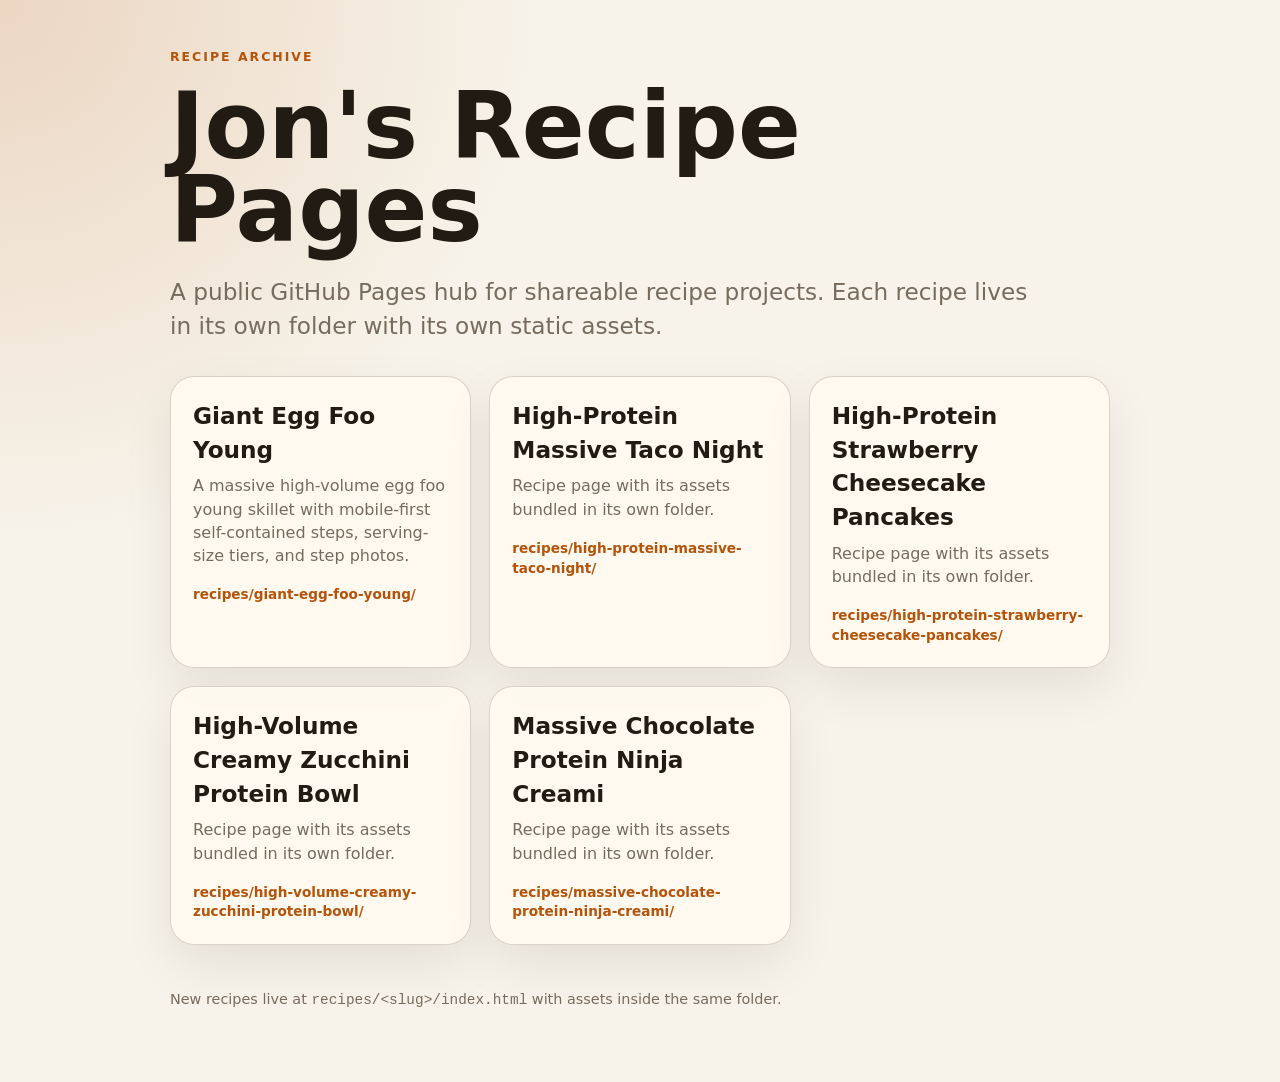
<file: index.html>
<!doctype html><html lang="en"><head><meta charset="utf-8"><meta name="viewport" content="width=device-width, initial-scale=1"><title>Jon's Recipe Pages</title><style>:root{color-scheme:light dark;--bg:#f7f3ea;--ink:#211b14;--card:#fffaf0;--muted:#776b5e;--accent:#b45309}@media(prefers-color-scheme:dark){:root{--bg:#17120d;--ink:#f8ead6;--card:#251b13;--muted:#c8b7a2;--accent:#f59e0b}}*{box-sizing:border-box}body{margin:0;font-family:ui-sans-serif,system-ui,-apple-system,BlinkMacSystemFont,"Segoe UI",sans-serif;background:radial-gradient(circle at top left,color-mix(in oklab,var(--accent) 18%,transparent),transparent 34rem),var(--bg);color:var(--ink);line-height:1.45}main{max-width:980px;margin:0 auto;padding:48px 20px 72px}.eyebrow{letter-spacing:.16em;text-transform:uppercase;color:var(--accent);font-weight:800;font-size:.78rem}h1{font-size:clamp(2.4rem,8vw,5.8rem);line-height:.9;margin:.2em 0}.lede{font-size:clamp(1.1rem,2.5vw,1.45rem);color:var(--muted);max-width:54rem}.grid{display:grid;grid-template-columns:repeat(auto-fit,minmax(260px,1fr));gap:18px;margin-top:34px}.card{display:block;text-decoration:none;color:inherit;background:color-mix(in oklab,var(--card) 92%,transparent);border:1px solid color-mix(in oklab,var(--muted) 28%,transparent);border-radius:24px;padding:22px;box-shadow:0 20px 50px rgba(0,0,0,.08);transition:transform .15s ease,border-color .15s ease}.card:hover{transform:translateY(-2px);border-color:var(--accent)}.card h2{margin:0 0 8px;font-size:1.45rem}.card p{margin:0;color:var(--muted)}.path{display:inline-flex;margin-top:18px;font-size:.85rem;color:var(--accent);font-weight:700}footer{margin-top:44px;color:var(--muted);font-size:.9rem}</style></head><body><main><div class="eyebrow">Recipe archive</div><h1>Jon's Recipe Pages</h1><p class="lede">A public GitHub Pages hub for shareable recipe projects. Each recipe lives in its own folder with its own static assets.</p><section class="grid" aria-label="Recipes">
      <a class="card" href="./recipes/giant-egg-foo-young/">
        <h2>Giant Egg Foo Young</h2>
        <p>A massive high-volume egg foo young skillet with mobile-first self-contained steps, serving-size tiers, and step photos.</p>
        <span class="path">recipes/giant-egg-foo-young/</span>
      </a>
      <a class="card" href="./recipes/high-protein-massive-taco-night/">
        <h2>High-Protein Massive Taco Night</h2>
        <p>Recipe page with its assets bundled in its own folder.</p>
        <span class="path">recipes/high-protein-massive-taco-night/</span>
      </a>
      <a class="card" href="./recipes/high-protein-strawberry-cheesecake-pancakes/">
        <h2>High-Protein Strawberry Cheesecake Pancakes</h2>
        <p>Recipe page with its assets bundled in its own folder.</p>
        <span class="path">recipes/high-protein-strawberry-cheesecake-pancakes/</span>
      </a>
      <a class="card" href="./recipes/high-volume-creamy-zucchini-protein-bowl/">
        <h2>High-Volume Creamy Zucchini Protein Bowl</h2>
        <p>Recipe page with its assets bundled in its own folder.</p>
        <span class="path">recipes/high-volume-creamy-zucchini-protein-bowl/</span>
      </a>
      <a class="card" href="./recipes/massive-chocolate-protein-ninja-creami/">
        <h2>Massive Chocolate Protein Ninja Creami</h2>
        <p>Recipe page with its assets bundled in its own folder.</p>
        <span class="path">recipes/massive-chocolate-protein-ninja-creami/</span>
      </a>
    </section><footer>New recipes live at <code>recipes/&lt;slug&gt;/index.html</code> with assets inside the same folder.</footer></main></body></html>
</file>
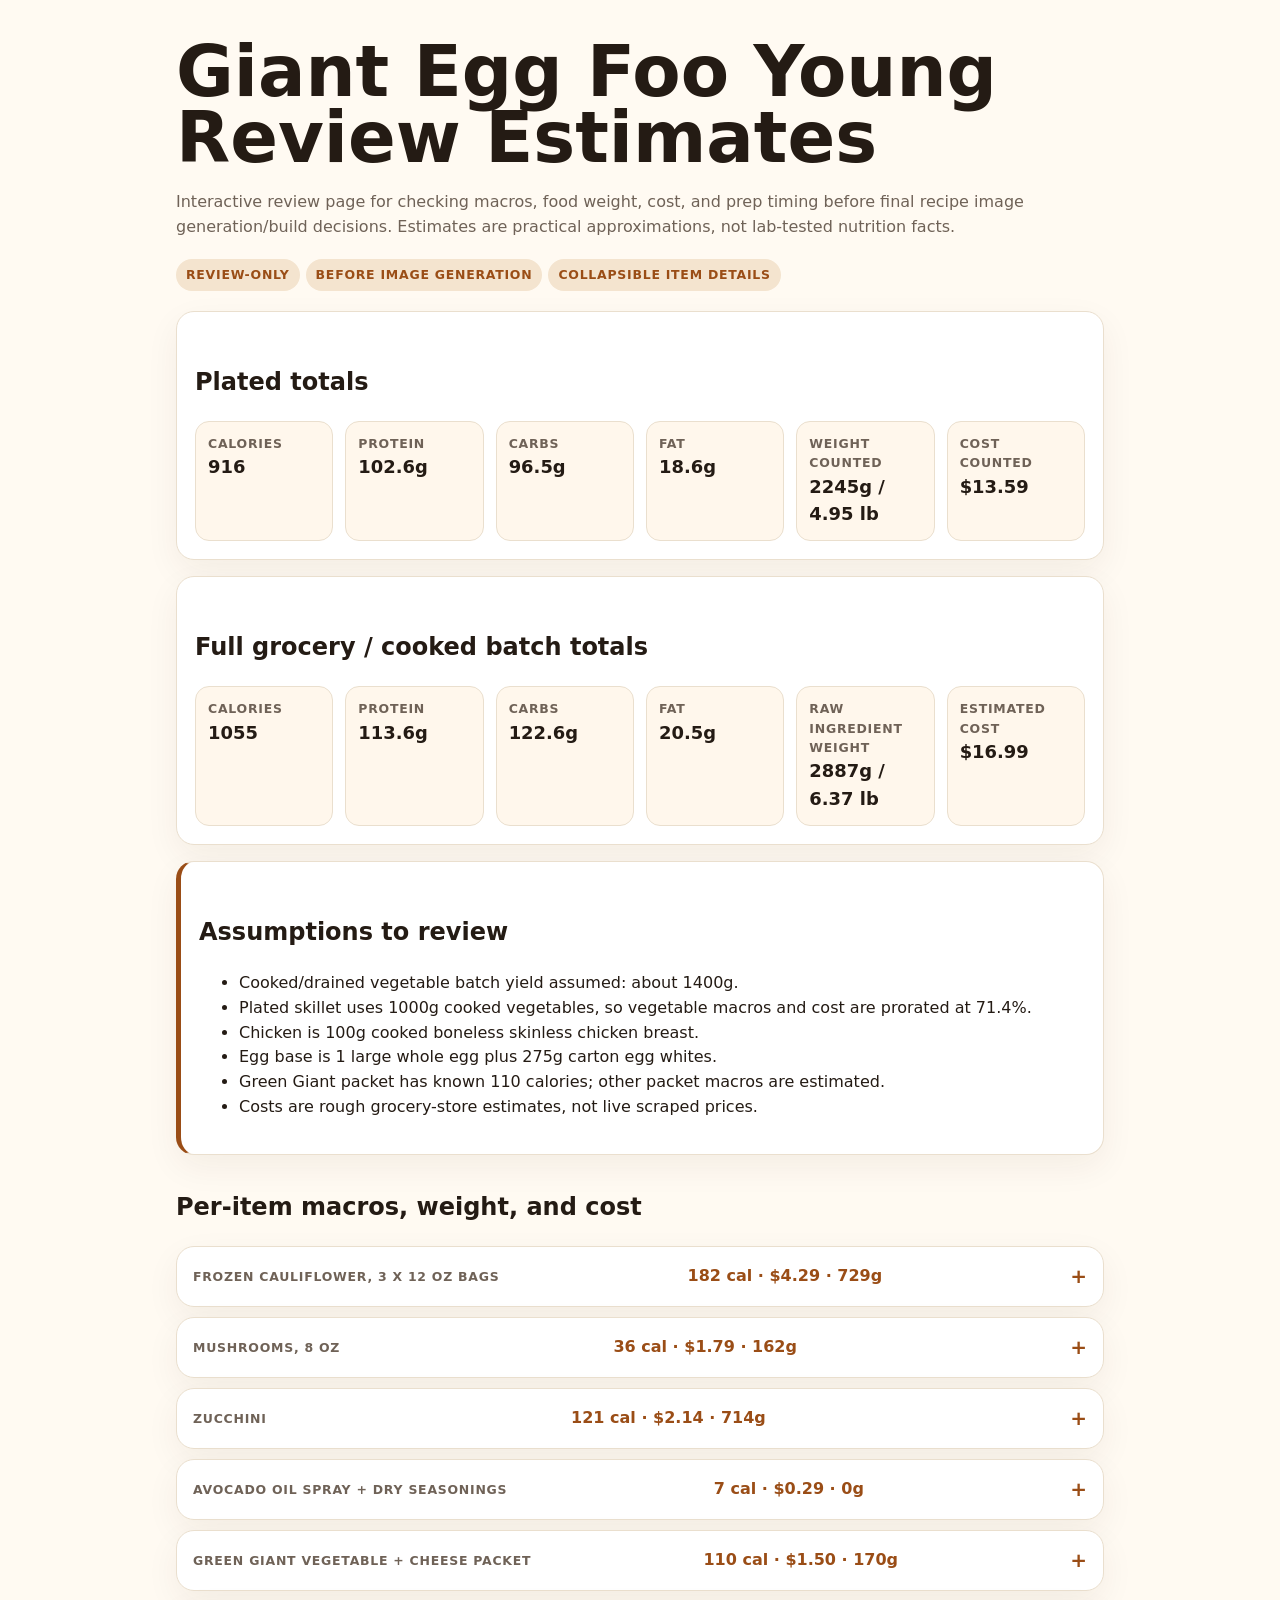
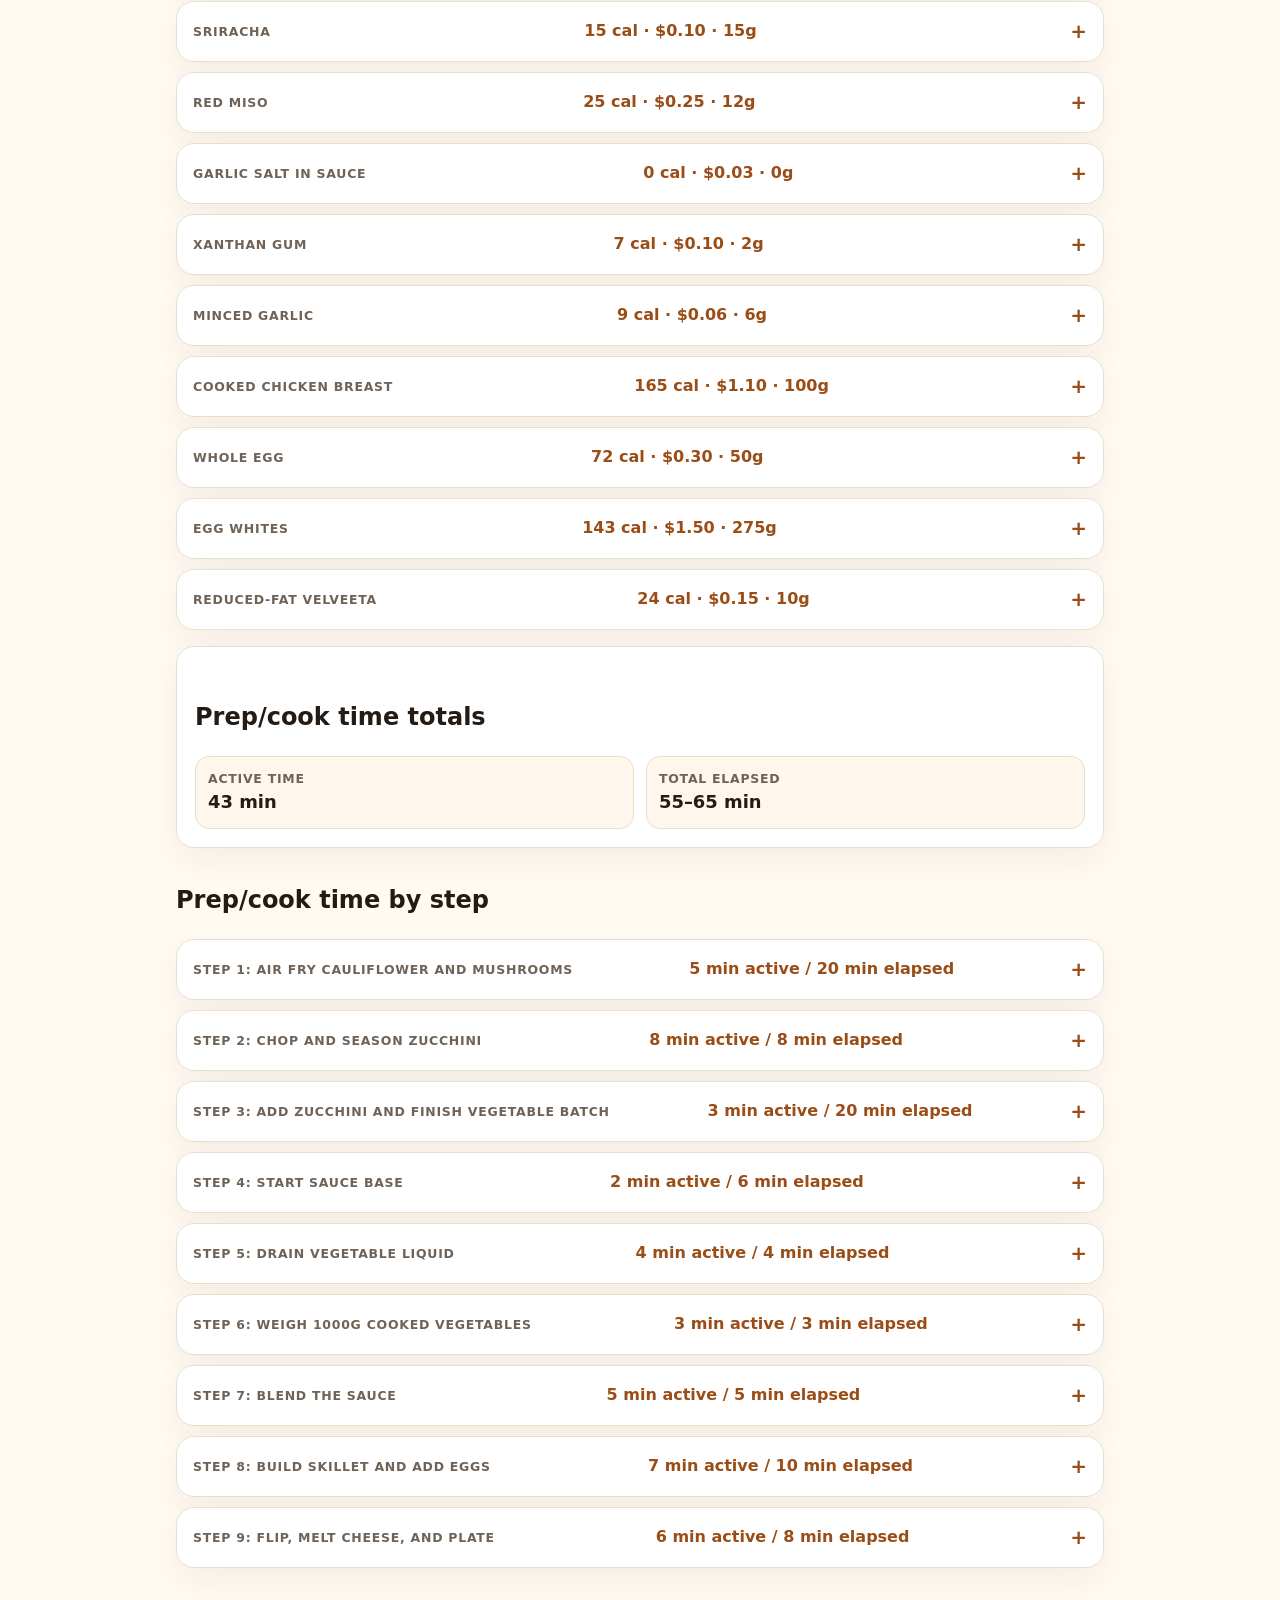
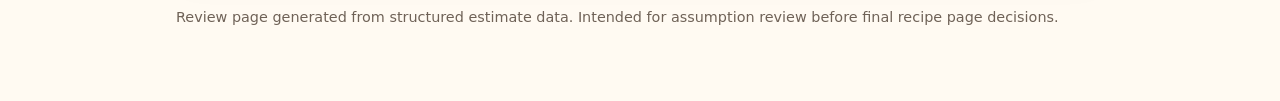
<file: recipes/giant-egg-foo-young-review/index.html>
<!doctype html>
<html lang="en"><head><meta charset="utf-8"><meta name="viewport" content="width=device-width, initial-scale=1"><title>Giant Egg Foo Young Review Estimates</title><meta name="description" content="Interactive review estimates for Giant Egg Foo Young macros, cost, weight, and timing before image generation."><style>
:root{--bg:#fffaf2;--ink:#241b14;--muted:#6f6257;--card:#fff;--line:#eadfce;--accent:#9a4d16;--good:#166534}*{box-sizing:border-box}body{margin:0;font-family:ui-sans-serif,system-ui,-apple-system,BlinkMacSystemFont,"Segoe UI",sans-serif;background:var(--bg);color:var(--ink);line-height:1.55}main{max-width:960px;margin:0 auto;padding:28px 16px 72px}h1{font-size:clamp(2rem,7vw,4.4rem);line-height:.95;margin:.15em 0 .25em}h2{margin-top:34px}.summary,.card,.item{background:var(--card);border:1px solid var(--line);border-radius:18px;box-shadow:0 12px 34px rgba(64,35,10,.06)}.summary,.card{padding:18px;margin:16px 0}.lede,.note{color:var(--muted)}.badge{display:inline-block;background:#f4e4cf;color:var(--accent);font-weight:800;border-radius:999px;padding:6px 10px;margin:4px 6px 4px 0}.totals{display:grid;grid-template-columns:repeat(auto-fit,minmax(135px,1fr));gap:12px}.totals div,.mini-grid div{background:#fff7ec;border:1px solid var(--line);border-radius:14px;padding:12px}span{display:block;color:var(--muted);font-size:.78rem;text-transform:uppercase;letter-spacing:.06em;font-weight:800}strong{font-size:1.12rem}details.item{margin:10px 0;padding:0;overflow:hidden}summary{cursor:pointer;display:flex;gap:12px;justify-content:space-between;align-items:center;padding:14px 16px;list-style:none}summary::-webkit-details-marker{display:none}summary:after{content:"+";font-weight:900;color:var(--accent);font-size:1.25rem}details[open] summary:after{content:"–"}summary b{color:var(--accent);white-space:nowrap}.mini-grid{display:grid;grid-template-columns:repeat(auto-fit,minmax(120px,1fr));gap:10px;padding:0 16px 12px}details p{padding:0 16px 14px;margin:0}.warn{border-left:5px solid var(--accent)}footer{margin-top:38px;color:var(--muted);font-size:.9rem}@media(max-width:560px){summary{align-items:flex-start;flex-direction:column}summary b{white-space:normal}}
</style></head><body><main><header><h1>Giant Egg Foo Young Review Estimates</h1><p class="lede">Interactive review page for checking macros, food weight, cost, and prep timing before final recipe image generation/build decisions. Estimates are practical approximations, not lab-tested nutrition facts.</p><p><span class="badge">Review-only</span><span class="badge">Before image generation</span><span class="badge">Collapsible item details</span></p></header>
<section class="summary"><h2>Plated totals</h2><div class="totals"><div><span>Calories</span><strong>916</strong></div><div><span>Protein</span><strong>102.6g</strong></div><div><span>Carbs</span><strong>96.5g</strong></div><div><span>Fat</span><strong>18.6g</strong></div><div><span>Weight counted</span><strong>2245g / 4.95 lb</strong></div><div><span>Cost counted</span><strong>$13.59</strong></div></div></section>
<section class="summary"><h2>Full grocery / cooked batch totals</h2><div class="totals"><div><span>Calories</span><strong>1055</strong></div><div><span>Protein</span><strong>113.6g</strong></div><div><span>Carbs</span><strong>122.6g</strong></div><div><span>Fat</span><strong>20.5g</strong></div><div><span>Raw ingredient weight</span><strong>2887g / 6.37 lb</strong></div><div><span>Estimated cost</span><strong>$16.99</strong></div></div></section>
<section class="card warn"><h2>Assumptions to review</h2><ul><li>Cooked/drained vegetable batch yield assumed: about 1400g.</li><li>Plated skillet uses 1000g cooked vegetables, so vegetable macros and cost are prorated at 71.4%.</li><li>Chicken is 100g cooked boneless skinless chicken breast.</li><li>Egg base is 1 large whole egg plus 275g carton egg whites.</li><li>Green Giant packet has known 110 calories; other packet macros are estimated.</li><li>Costs are rough grocery-store estimates, not live scraped prices.</li></ul></section>
<section><h2>Per-item macros, weight, and cost</h2><details class="item"><summary><span>Frozen cauliflower, 3 x 12 oz bags</span><b>182 cal · $4.29 · 729g</b></summary><div class="mini-grid"><div><span>Calories</span><strong>182</strong></div><div><span>Protein</span><strong>13.9g</strong></div><div><span>Carbs</span><strong>36.4g</strong></div><div><span>Fat</span><strong>2.2g</strong></div><div><span>Weight</span><strong>729g</strong></div><div><span>Cost</span><strong>$4.29</strong></div></div><p><b>Amount:</b> 36 oz</p><p class="note">Full batch purchased/cooked; only part is plated. Prorated at 71.4% because the plated skillet uses 1000g of an assumed 1400g cooked/drained vegetable batch.</p></details>
<details class="item"><summary><span>Mushrooms, 8 oz</span><b>36 cal · $1.79 · 162g</b></summary><div class="mini-grid"><div><span>Calories</span><strong>36</strong></div><div><span>Protein</span><strong>5.0g</strong></div><div><span>Carbs</span><strong>5.4g</strong></div><div><span>Fat</span><strong>0.5g</strong></div><div><span>Weight</span><strong>162g</strong></div><div><span>Cost</span><strong>$1.79</strong></div></div><p><b>Amount:</b> 8 oz</p><p class="note">Full package cooked. Prorated at 71.4% because the plated skillet uses 1000g of an assumed 1400g cooked/drained vegetable batch.</p></details>
<details class="item"><summary><span>Zucchini</span><b>121 cal · $2.14 · 714g</b></summary><div class="mini-grid"><div><span>Calories</span><strong>121</strong></div><div><span>Protein</span><strong>8.6g</strong></div><div><span>Carbs</span><strong>22.1g</strong></div><div><span>Fat</span><strong>2.1g</strong></div><div><span>Weight</span><strong>714g</strong></div><div><span>Cost</span><strong>$2.14</strong></div></div><p><b>Amount:</b> 1000g</p><p class="note">Full amount cooked. Prorated at 71.4% because the plated skillet uses 1000g of an assumed 1400g cooked/drained vegetable batch.</p></details>
<details class="item"><summary><span>Avocado oil spray + dry seasonings</span><b>7 cal · $0.29 · 0g</b></summary><div class="mini-grid"><div><span>Calories</span><strong>7</strong></div><div><span>Protein</span><strong>0.0g</strong></div><div><span>Carbs</span><strong>1.4g</strong></div><div><span>Fat</span><strong>0.0g</strong></div><div><span>Weight</span><strong>0g</strong></div><div><span>Cost</span><strong>$0.29</strong></div></div><p><b>Amount:</b> to taste</p><p class="note">Spray treated as near-zero; spices estimated. Prorated at 71.4% because the plated skillet uses 1000g of an assumed 1400g cooked/drained vegetable batch.</p></details>
<details class="item"><summary><span>Green Giant vegetable + cheese packet</span><b>110 cal · $1.50 · 170g</b></summary><div class="mini-grid"><div><span>Calories</span><strong>110</strong></div><div><span>Protein</span><strong>4.0g</strong></div><div><span>Carbs</span><strong>18.0g</strong></div><div><span>Fat</span><strong>3.0g</strong></div><div><span>Weight</span><strong>170g</strong></div><div><span>Cost</span><strong>$1.50</strong></div></div><p><b>Amount:</b> 1 packet</p><p class="note">Label calories known; macros estimated.</p></details>
<details class="item"><summary><span>Sriracha</span><b>15 cal · $0.10 · 15g</b></summary><div class="mini-grid"><div><span>Calories</span><strong>15</strong></div><div><span>Protein</span><strong>0.0g</strong></div><div><span>Carbs</span><strong>3.0g</strong></div><div><span>Fat</span><strong>0.0g</strong></div><div><span>Weight</span><strong>15g</strong></div><div><span>Cost</span><strong>$0.10</strong></div></div><p><b>Amount:</b> 1 tbsp</p><p class="note">Estimated.</p></details>
<details class="item"><summary><span>Red miso</span><b>25 cal · $0.25 · 12g</b></summary><div class="mini-grid"><div><span>Calories</span><strong>25</strong></div><div><span>Protein</span><strong>1.5g</strong></div><div><span>Carbs</span><strong>3.0g</strong></div><div><span>Fat</span><strong>0.8g</strong></div><div><span>Weight</span><strong>12g</strong></div><div><span>Cost</span><strong>$0.25</strong></div></div><p><b>Amount:</b> 2 tsp</p><p class="note">Estimated.</p></details>
<details class="item"><summary><span>Garlic salt in sauce</span><b>0 cal · $0.03 · 0g</b></summary><div class="mini-grid"><div><span>Calories</span><strong>0</strong></div><div><span>Protein</span><strong>0.0g</strong></div><div><span>Carbs</span><strong>0.0g</strong></div><div><span>Fat</span><strong>0.0g</strong></div><div><span>Weight</span><strong>0g</strong></div><div><span>Cost</span><strong>$0.03</strong></div></div><p><b>Amount:</b> 1/2 tsp</p><p class="note">Cost only.</p></details>
<details class="item"><summary><span>Xanthan gum</span><b>7 cal · $0.10 · 2g</b></summary><div class="mini-grid"><div><span>Calories</span><strong>7</strong></div><div><span>Protein</span><strong>0.0g</strong></div><div><span>Carbs</span><strong>1.7g</strong></div><div><span>Fat</span><strong>0.0g</strong></div><div><span>Weight</span><strong>2g</strong></div><div><span>Cost</span><strong>$0.10</strong></div></div><p><b>Amount:</b> 1-2g</p><p class="note">Estimated 2g.</p></details>
<details class="item"><summary><span>Minced garlic</span><b>9 cal · $0.06 · 6g</b></summary><div class="mini-grid"><div><span>Calories</span><strong>9</strong></div><div><span>Protein</span><strong>0.4g</strong></div><div><span>Carbs</span><strong>2.0g</strong></div><div><span>Fat</span><strong>0.0g</strong></div><div><span>Weight</span><strong>6g</strong></div><div><span>Cost</span><strong>$0.06</strong></div></div><p><b>Amount:</b> 1-2 tsp</p><p class="note">Estimated 2 tsp.</p></details>
<details class="item"><summary><span>Cooked chicken breast</span><b>165 cal · $1.10 · 100g</b></summary><div class="mini-grid"><div><span>Calories</span><strong>165</strong></div><div><span>Protein</span><strong>31.0g</strong></div><div><span>Carbs</span><strong>0.0g</strong></div><div><span>Fat</span><strong>3.6g</strong></div><div><span>Weight</span><strong>100g</strong></div><div><span>Cost</span><strong>$1.10</strong></div></div><p><b>Amount:</b> 100g</p><p class="note">Cooked weight.</p></details>
<details class="item"><summary><span>Whole egg</span><b>72 cal · $0.30 · 50g</b></summary><div class="mini-grid"><div><span>Calories</span><strong>72</strong></div><div><span>Protein</span><strong>6.3g</strong></div><div><span>Carbs</span><strong>0.4g</strong></div><div><span>Fat</span><strong>4.8g</strong></div><div><span>Weight</span><strong>50g</strong></div><div><span>Cost</span><strong>$0.30</strong></div></div><p><b>Amount:</b> 1 large</p><p class="note">Large egg.</p></details>
<details class="item"><summary><span>Egg whites</span><b>143 cal · $1.50 · 275g</b></summary><div class="mini-grid"><div><span>Calories</span><strong>143</strong></div><div><span>Protein</span><strong>30.0g</strong></div><div><span>Carbs</span><strong>2.0g</strong></div><div><span>Fat</span><strong>0.5g</strong></div><div><span>Weight</span><strong>275g</strong></div><div><span>Cost</span><strong>$1.50</strong></div></div><p><b>Amount:</b> 275g</p><p class="note">Carton egg whites.</p></details>
<details class="item"><summary><span>Reduced-fat Velveeta</span><b>24 cal · $0.15 · 10g</b></summary><div class="mini-grid"><div><span>Calories</span><strong>24</strong></div><div><span>Protein</span><strong>2.0g</strong></div><div><span>Carbs</span><strong>1.0g</strong></div><div><span>Fat</span><strong>1.0g</strong></div><div><span>Weight</span><strong>10g</strong></div><div><span>Cost</span><strong>$0.15</strong></div></div><p><b>Amount:</b> 10g</p><p class="note">Estimated from label-like values.</p></details></section>
<section class="summary"><h2>Prep/cook time totals</h2><div class="totals"><div><span>Active time</span><strong>43 min</strong></div><div><span>Total elapsed</span><strong>55–65 min</strong></div></div></section>
<section><h2>Prep/cook time by step</h2><details class="item"><summary><span>Step 1: Air fry cauliflower and mushrooms</span><b>5 min active / 20 min elapsed</b></summary><p class="note">Load, spray, season; first leg cooks while zucchini is prepped.</p></details>
<details class="item"><summary><span>Step 2: Chop and season zucchini</span><b>8 min active / 8 min elapsed</b></summary><p class="note">Active knife work while step 1 is underway.</p></details>
<details class="item"><summary><span>Step 3: Add zucchini and finish vegetable batch</span><b>3 min active / 20 min elapsed</b></summary><p class="note">Add/toss zucchini; finish air frying and drive off moisture.</p></details>
<details class="item"><summary><span>Step 4: Start sauce base</span><b>2 min active / 6 min elapsed</b></summary><p class="note">Microwave packet while vegetables finish.</p></details>
<details class="item"><summary><span>Step 5: Drain vegetable liquid</span><b>4 min active / 4 min elapsed</b></summary><p class="note">Transfer cooked vegetables and drain liquid into blender.</p></details>
<details class="item"><summary><span>Step 6: Weigh 1000g cooked vegetables</span><b>3 min active / 3 min elapsed</b></summary><p class="note">Weigh plated portion and save remaining vegetables.</p></details>
<details class="item"><summary><span>Step 7: Blend the sauce</span><b>5 min active / 5 min elapsed</b></summary><p class="note">Add seasonings/xanthan and blend smooth.</p></details>
<details class="item"><summary><span>Step 8: Build skillet and add eggs</span><b>7 min active / 10 min elapsed</b></summary><p class="note">Garlic, vegetables, chicken, eggs; cover to set.</p></details>
<details class="item"><summary><span>Step 9: Flip, melt cheese, and plate</span><b>6 min active / 8 min elapsed</b></summary><p class="note">Flip sections, melt cheese, plate, and sauce.</p></details></section>
<footer>Review page generated from structured estimate data. Intended for assumption review before final recipe page decisions.</footer></main></body></html>
</file>
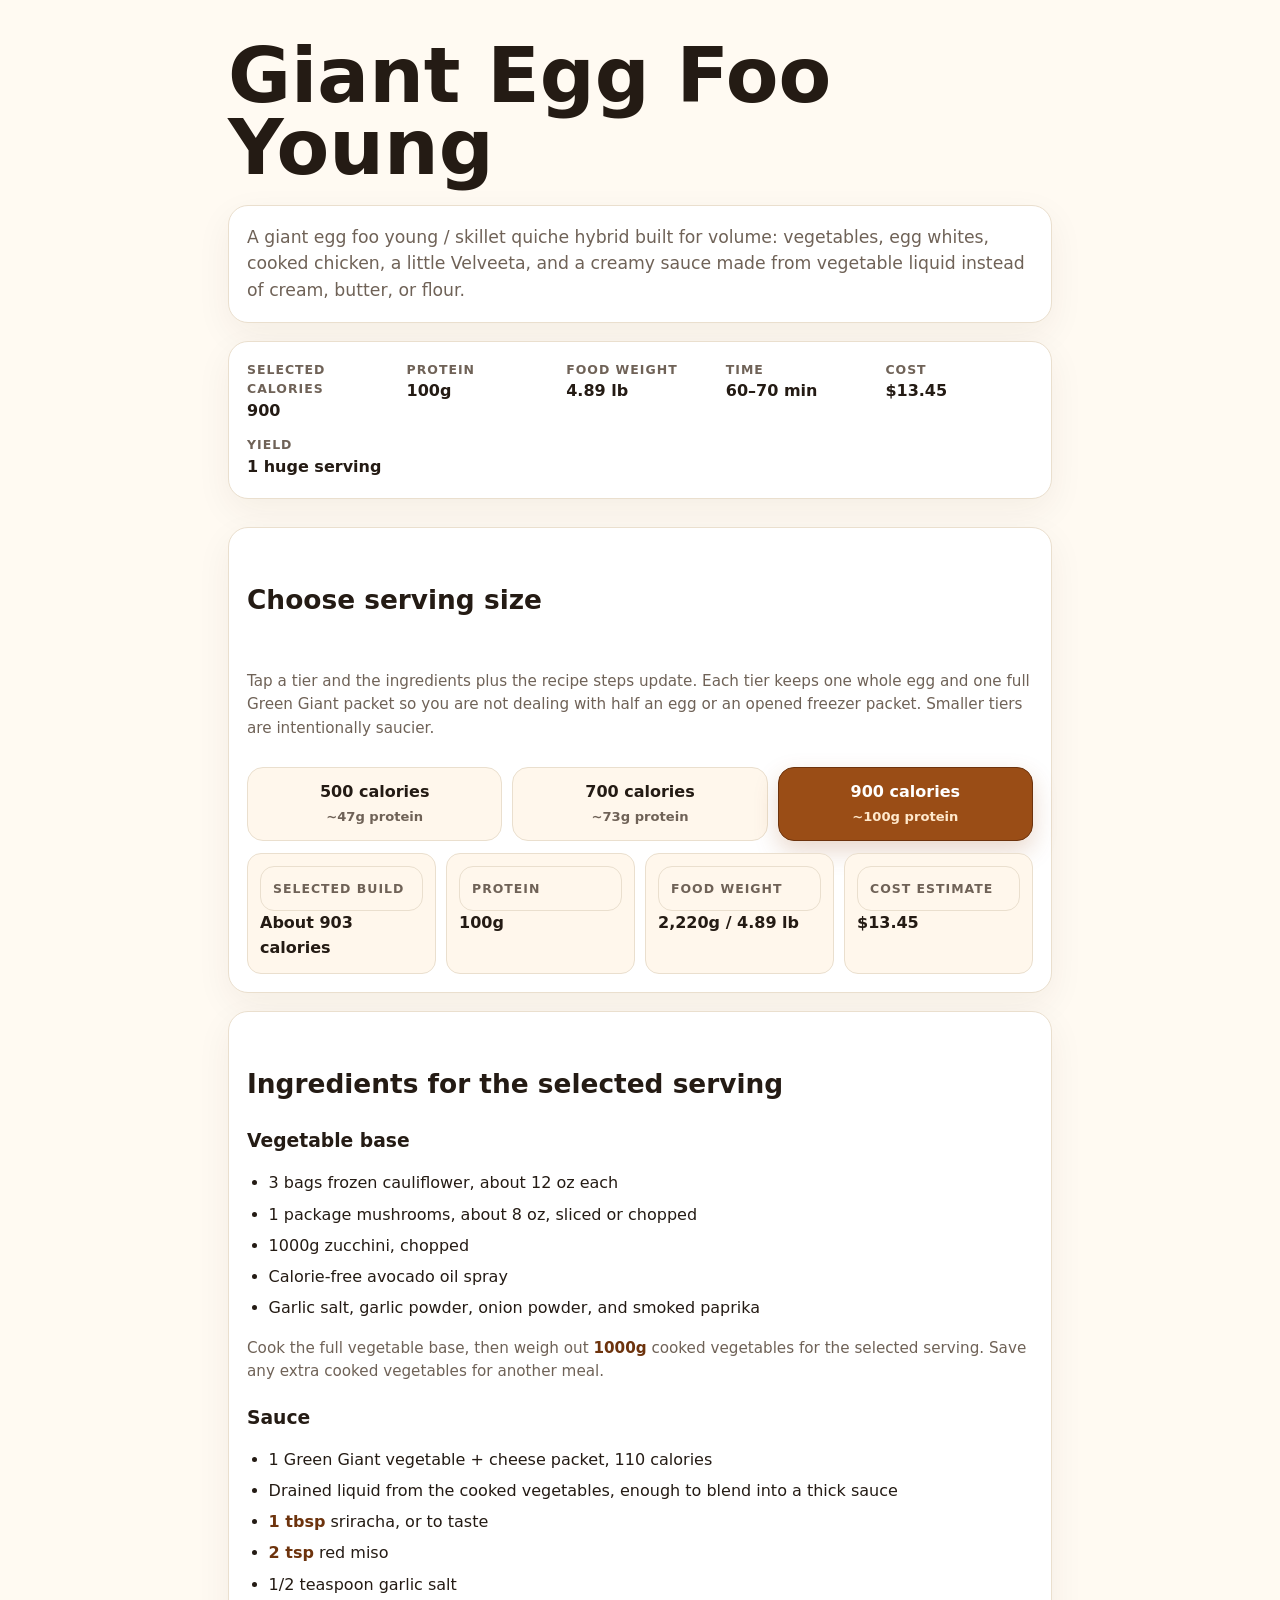
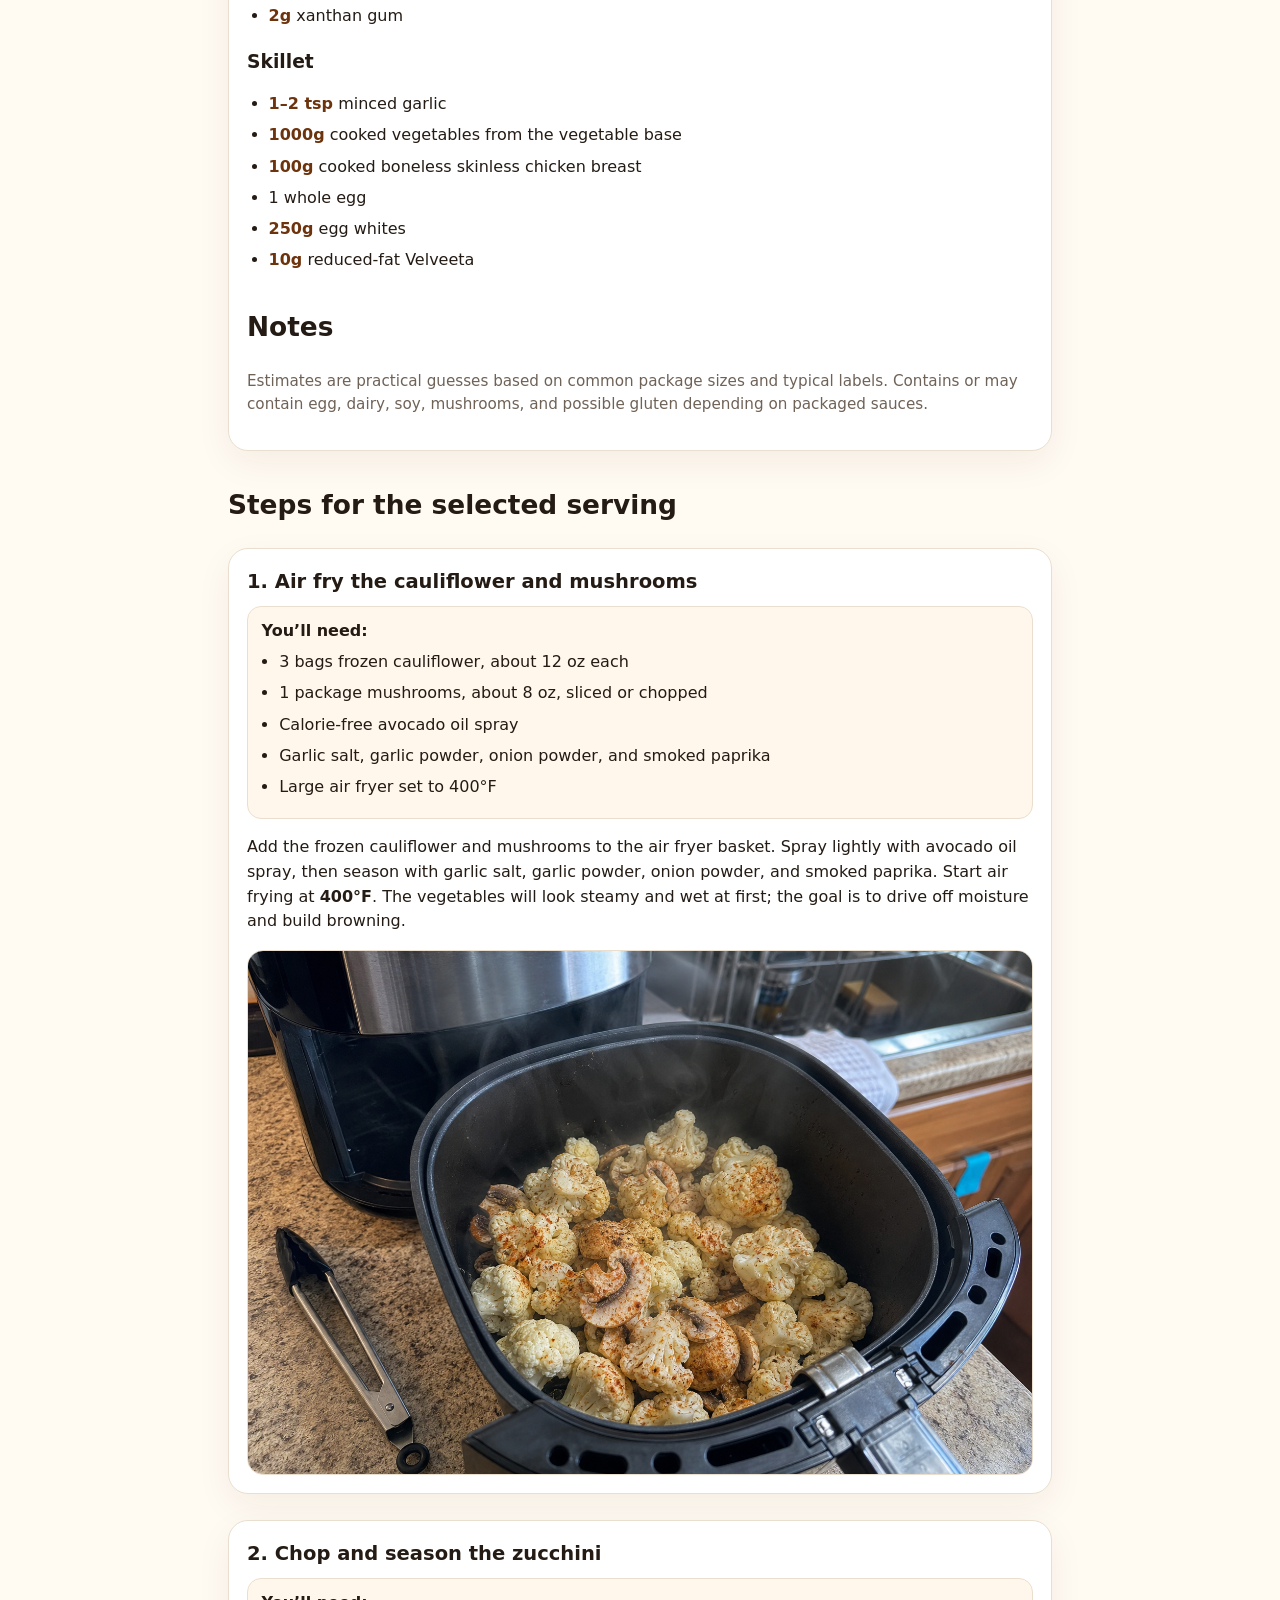
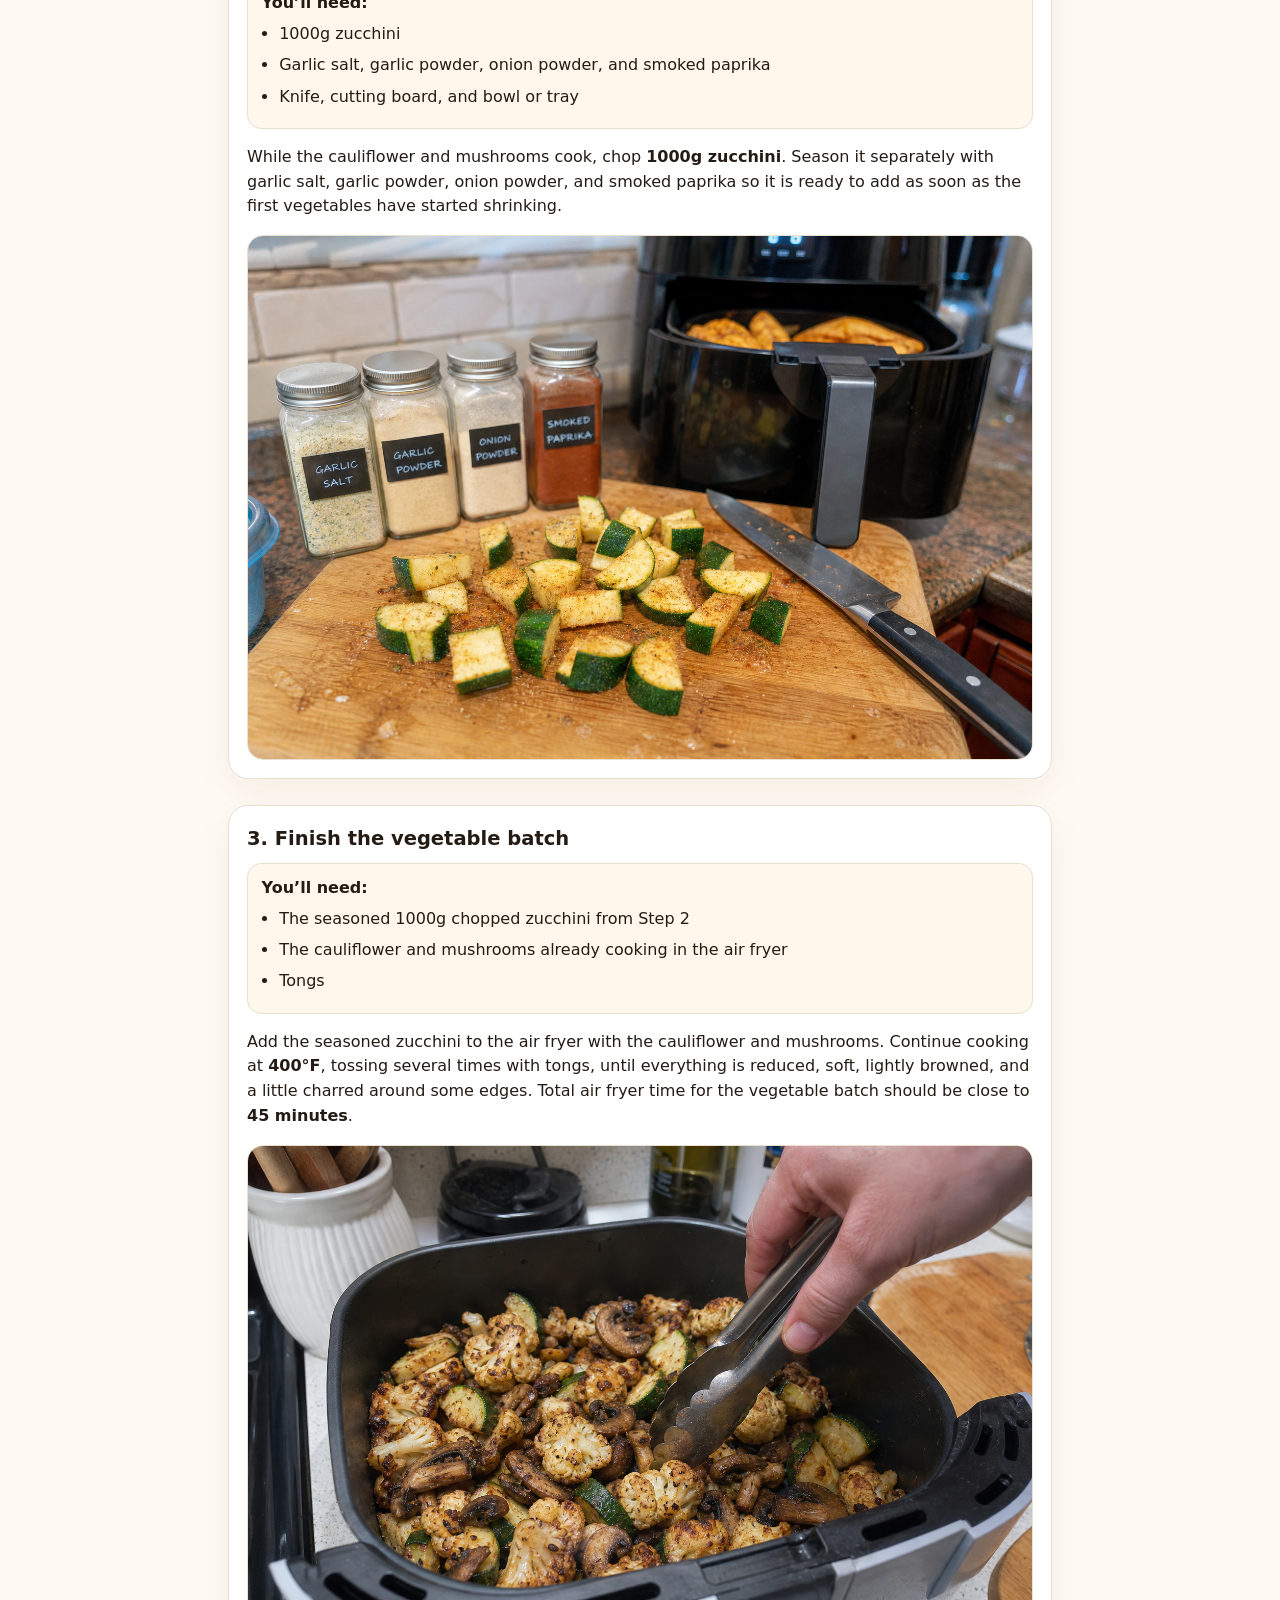
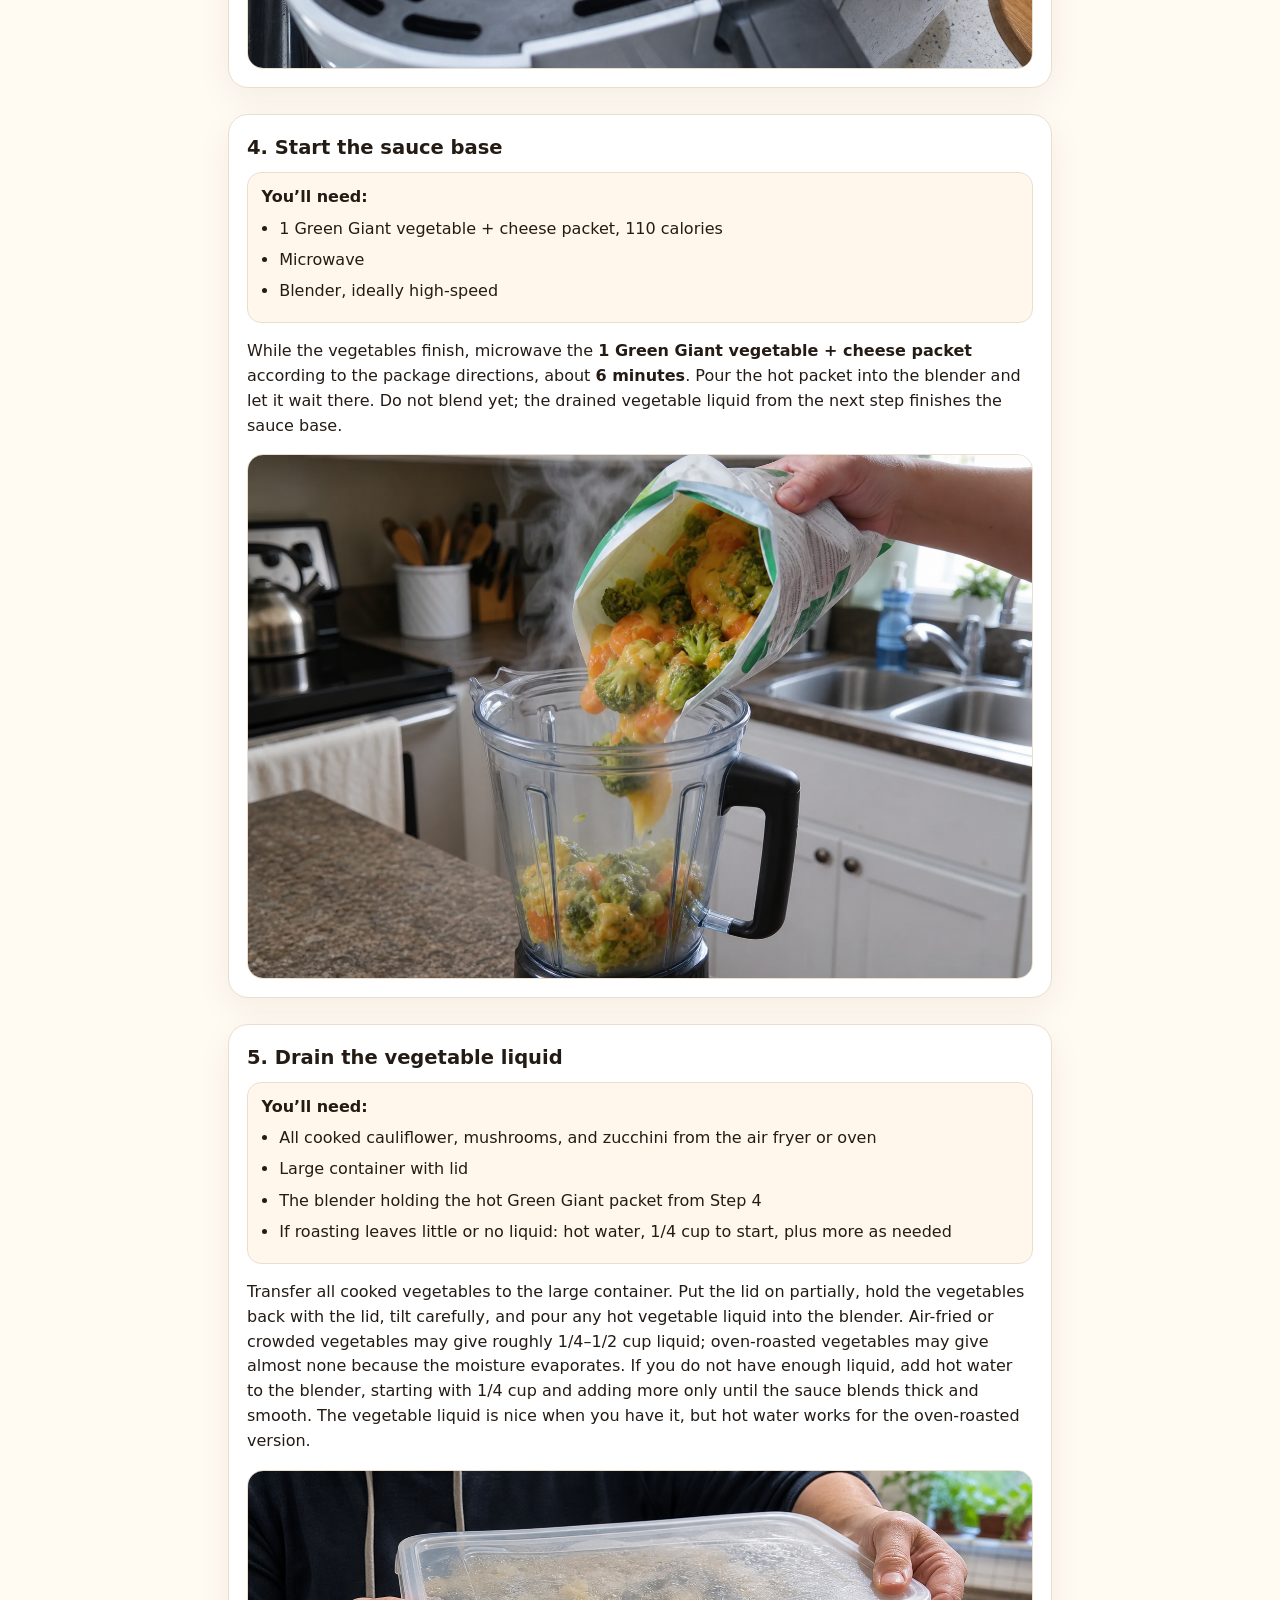
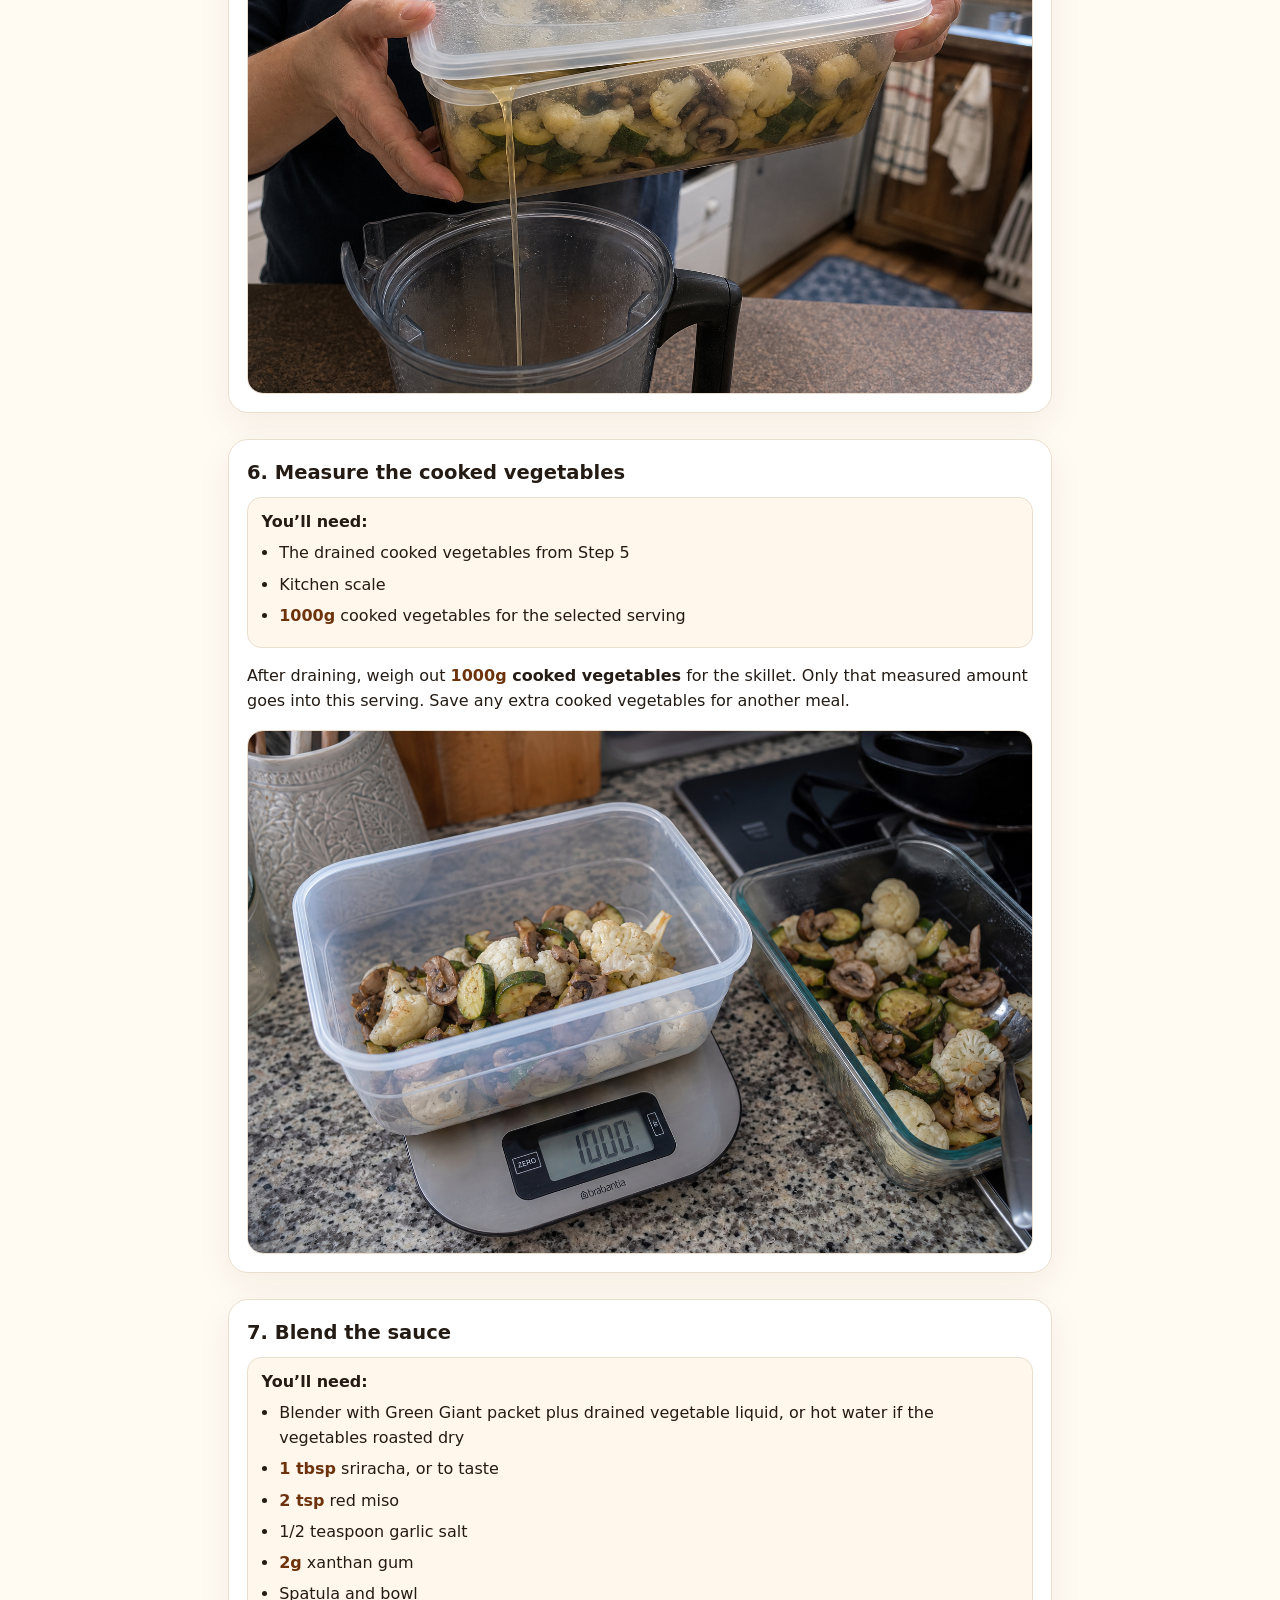
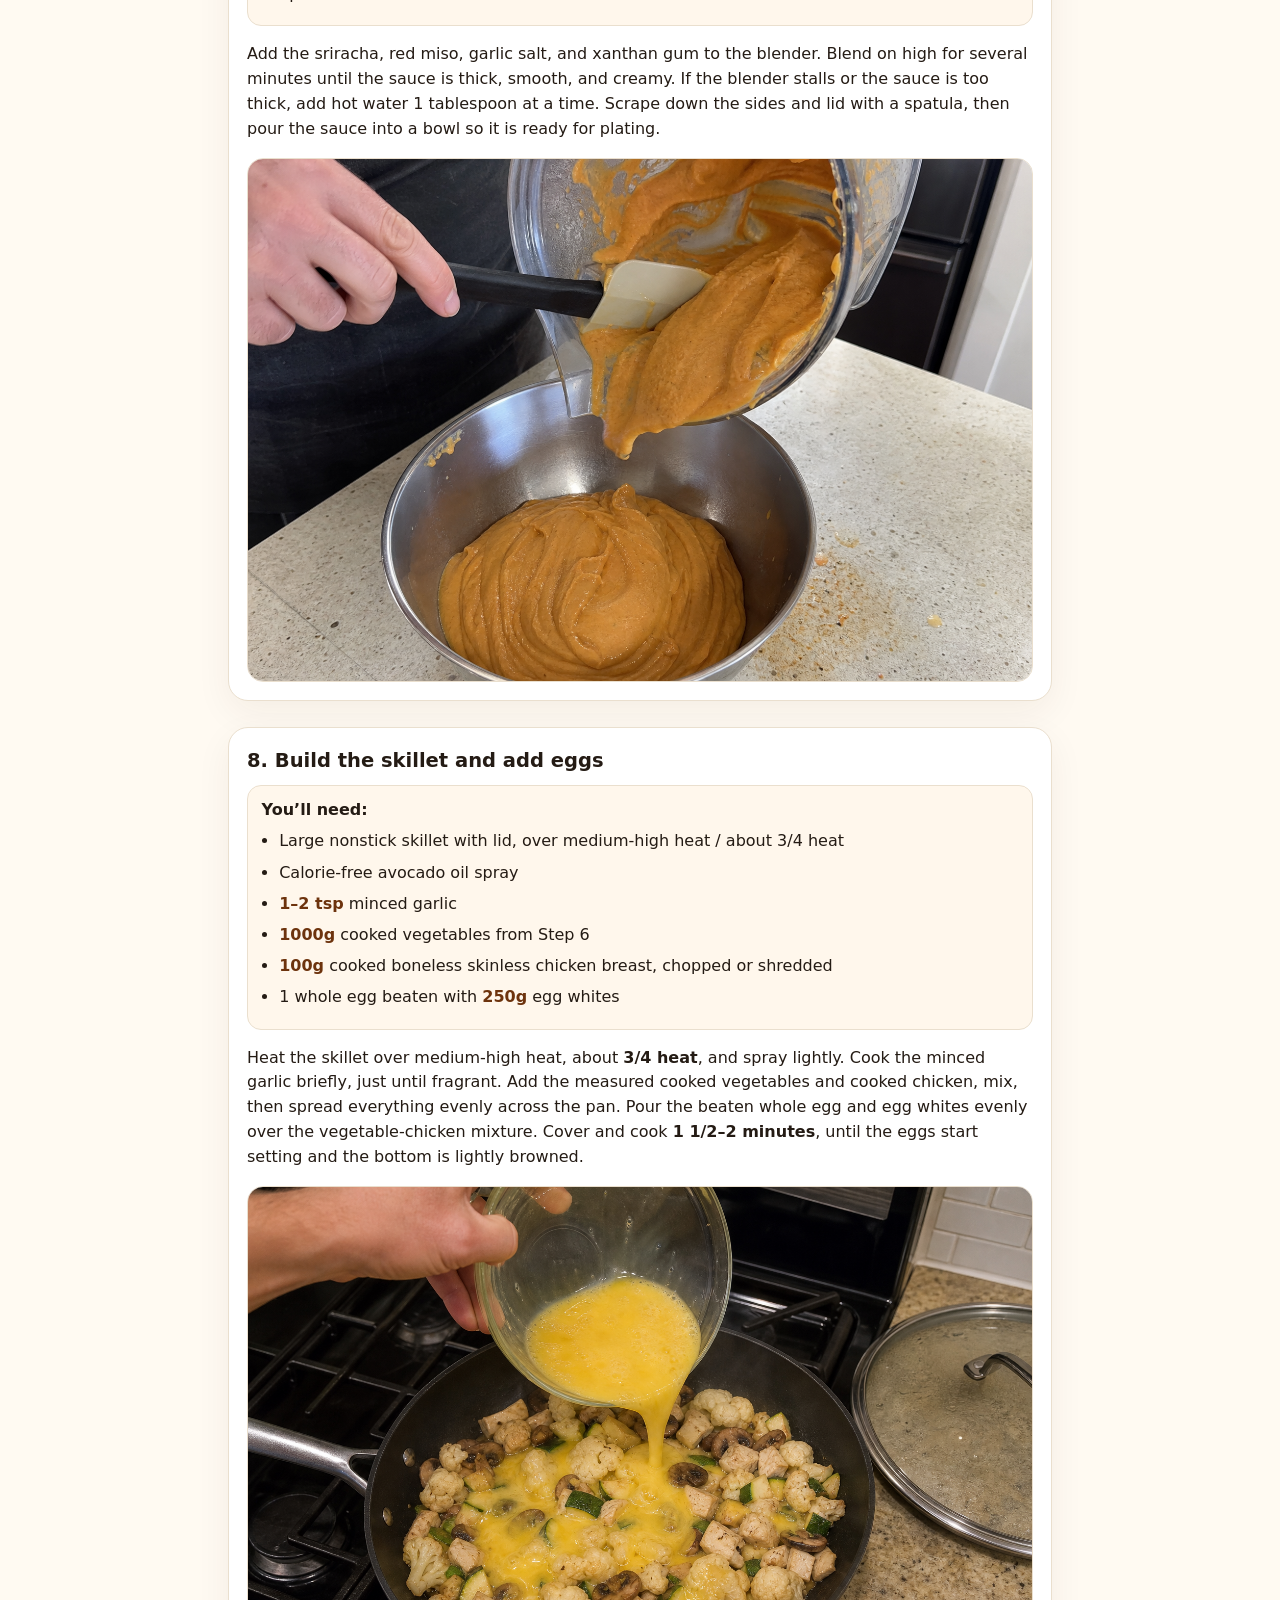
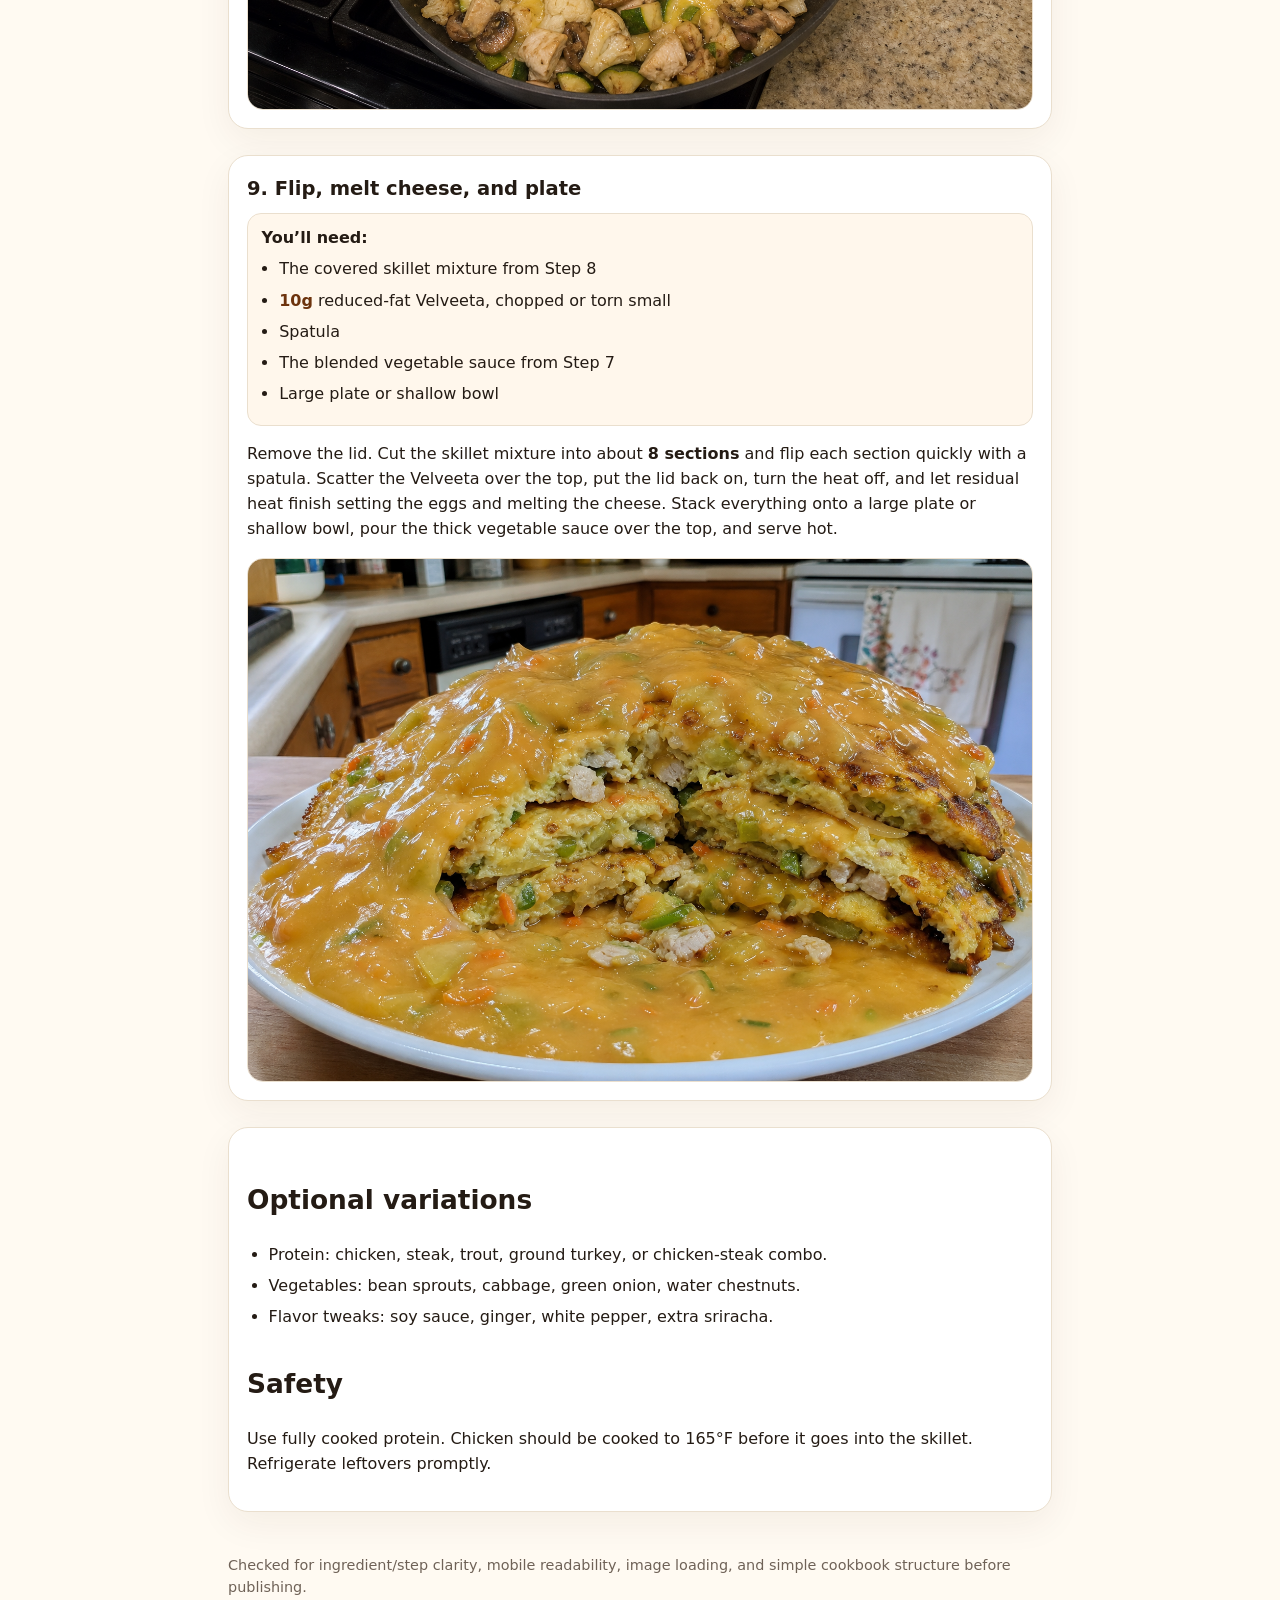
<file: recipes/giant-egg-foo-young/index.html>
<!doctype html>
<html lang="en">
<head>
  <meta charset="utf-8">
  <meta name="viewport" content="width=device-width, initial-scale=1">
  <title>Giant Egg Foo Young</title>
  <meta name="description" content="A massive high-volume egg foo young skillet with an interactive serving-size switcher for practical 500, 700, and 900 calorie builds.">
  <style>
    :root { --bg:#fffaf2; --ink:#241b14; --muted:#6f6257; --card:#ffffff; --line:#eadfce; --accent:#9a4d16; --accent-dark:#6d330d; --soft:#fff7ec; }
    * { box-sizing:border-box; }
    body { margin:0; font-family: ui-sans-serif, system-ui, -apple-system, BlinkMacSystemFont, "Segoe UI", sans-serif; background:var(--bg); color:var(--ink); line-height:1.55; }
    main { max-width: 860px; margin: 0 auto; padding: 28px 18px 64px; }
    header { margin-bottom: 28px; }
    h1 { font-size: clamp(2.1rem, 8vw, 4.8rem); line-height:.95; margin:.15em 0 .25em; }
    .summary, .meta, .card { background:var(--card); border:1px solid var(--line); border-radius:20px; padding:18px; box-shadow:0 12px 36px rgba(64,35,10,.06); }
    .summary { font-size:1.08rem; color:var(--muted); }
    .meta { display:grid; grid-template-columns: repeat(auto-fit, minmax(140px, 1fr)); gap:12px; margin:18px 0; }
    .label { color:var(--muted); font-size:.78rem; font-weight:800; text-transform:uppercase; letter-spacing:.08em; }
    h2 { margin-top:34px; font-size:1.65rem; }
    h3 { margin-bottom:.35rem; }
    ul, ol { padding-left:1.35rem; }
    li { margin:.4rem 0; }
    .selector { display:grid; gap:12px; margin:18px 0; }
    .tier-buttons { display:grid; grid-template-columns:repeat(3,1fr); gap:10px; }
    .tier-button { border:1px solid var(--line); border-radius:16px; background:var(--soft); color:var(--ink); padding:12px 10px; cursor:pointer; font:inherit; font-weight:800; text-align:center; }
    .tier-button span { display:block; color:var(--muted); font-size:.82rem; font-weight:700; margin-top:2px; }
    .tier-button[aria-pressed="true"] { background:var(--accent); color:#fff; border-color:var(--accent-dark); box-shadow:0 10px 24px rgba(154,77,22,.22); }
    .tier-button[aria-pressed="true"] span { color:#ffe8cb; }
    .current-tier { display:grid; grid-template-columns:repeat(auto-fit,minmax(135px,1fr)); gap:10px; }
    .current-tier div { background:var(--soft); border:1px solid var(--line); border-radius:14px; padding:12px; }
    .step { margin:18px 0 26px; overflow:hidden; }
    .step img { width:100%; height:auto; display:block; border-radius:16px; border:1px solid var(--line); margin-top:12px; }
    .step h3 { margin:0 0 .35rem; font-size:1.22rem; }
    .step-needs { margin:.55rem 0 .75rem; padding:.75rem .85rem; background:var(--soft); border:1px solid var(--line); border-radius:14px; }
    .step-needs strong { display:block; margin-bottom:.25rem; }
    .step-needs ul { margin:.2rem 0 0; padding-left:1.1rem; }
    .note { color:var(--muted); font-size:.95rem; }
    .dynamic { font-weight:800; color:var(--accent-dark); }
    footer { margin-top:42px; color:var(--muted); font-size:.9rem; }
    @media (max-width: 560px) { main { padding:22px 14px 52px; } .summary,.meta,.card { border-radius:16px; padding:15px; } .tier-buttons { grid-template-columns:1fr; } }
  </style>
</head>
<body>
  <main>
    <header>
      <h1>Giant Egg Foo Young</h1>
      <p class="summary">A giant egg foo young / skillet quiche hybrid built for volume: vegetables, egg whites, cooked chicken, a little Velveeta, and a creamy sauce made from vegetable liquid instead of cream, butter, or flour.</p>
      <section class="meta" aria-label="Recipe overview">
        <div><div class="label">Selected calories</div><strong><span data-field="calories">900</span></strong></div>
        <div><div class="label">Protein</div><strong><span data-field="protein">100g</span></strong></div>
        <div><div class="label">Food weight</div><strong><span data-field="weight">4.89 lb</span></strong></div>
        <div><div class="label">Time</div><strong>60–70 min</strong></div>
        <div><div class="label">Cost</div><strong><span data-field="cost">$13.45</span></strong></div>
        <div><div class="label">Yield</div><strong>1 huge serving</strong></div>
      </section>
    </header>

    <section class="card selector" aria-labelledby="serving-heading">
      <h2 id="serving-heading">Choose serving size</h2>
      <p class="note">Tap a tier and the ingredients plus the recipe steps update. Each tier keeps one whole egg and one full Green Giant packet so you are not dealing with half an egg or an opened freezer packet. Smaller tiers are intentionally saucier.</p>
      <div class="tier-buttons" role="group" aria-label="Serving size">
        <button class="tier-button" type="button" data-tier="500" aria-pressed="false">500 calories<span>~47g protein</span></button>
        <button class="tier-button" type="button" data-tier="700" aria-pressed="false">700 calories<span>~73g protein</span></button>
        <button class="tier-button" type="button" data-tier="900" aria-pressed="true">900 calories<span>~100g protein</span></button>
      </div>
      <div class="current-tier" aria-live="polite">
        <div><div class="label">Selected build</div><strong><span data-field="caloriesLong">About 903 calories</span></strong></div>
        <div><div class="label">Protein</div><strong><span data-field="protein">100g</span></strong></div>
        <div><div class="label">Food weight</div><strong><span data-field="weightLong">2,220g / 4.89 lb</span></strong></div>
        <div><div class="label">Cost estimate</div><strong><span data-field="cost">$13.45</span></strong></div>
      </div>
    </section>

    <section class="card" aria-labelledby="ingredients-heading">
      <h2 id="ingredients-heading">Ingredients for the selected serving</h2>
      <h3>Vegetable base</h3>
      <ul>
        <li>3 bags frozen cauliflower, about 12 oz each</li>
        <li>1 package mushrooms, about 8 oz, sliced or chopped</li>
        <li>1000g zucchini, chopped</li>
        <li>Calorie-free avocado oil spray</li>
        <li>Garlic salt, garlic powder, onion powder, and smoked paprika</li>
      </ul>
      <p class="note">Cook the full vegetable base, then weigh out <span class="dynamic" data-field="veg">1000g</span> cooked vegetables for the selected serving. Save any extra cooked vegetables for another meal.</p>

      <h3>Sauce</h3>
      <ul>
        <li>1 Green Giant vegetable + cheese packet, 110 calories</li>
        <li>Drained liquid from the cooked vegetables, enough to blend into a thick sauce</li>
        <li><span class="dynamic" data-field="sriracha">1 tbsp</span> sriracha, or to taste</li>
        <li><span class="dynamic" data-field="miso">2 tsp</span> red miso</li>
        <li>1/2 teaspoon garlic salt</li>
        <li><span class="dynamic" data-field="xanthan">2g</span> xanthan gum</li>
      </ul>

      <h3>Skillet</h3>
      <ul>
        <li><span class="dynamic" data-field="garlic">1–2 tsp</span> minced garlic</li>
        <li><span class="dynamic" data-field="veg">1000g</span> cooked vegetables from the vegetable base</li>
        <li><span class="dynamic" data-field="chicken">100g</span> cooked boneless skinless chicken breast</li>
        <li>1 whole egg</li>
        <li><span class="dynamic" data-field="eggWhites">250g</span> egg whites</li>
        <li><span class="dynamic" data-field="velveeta">10g</span> reduced-fat Velveeta</li>
      </ul>
      <h2>Notes</h2><p class="note">Estimates are practical guesses based on common package sizes and typical labels. Contains or may contain egg, dairy, soy, mushrooms, and possible gluten depending on packaged sauces.</p>
    </section>

    <section aria-labelledby="steps-heading">
      <h2 id="steps-heading">Steps for the selected serving</h2>
      <article class="step card">
        <h3>1. Air fry the cauliflower and mushrooms</h3>
        <div class="step-needs"><strong>You’ll need:</strong><ul><li>3 bags frozen cauliflower, about 12 oz each</li><li>1 package mushrooms, about 8 oz, sliced or chopped</li><li>Calorie-free avocado oil spray</li><li>Garlic salt, garlic powder, onion powder, and smoked paprika</li><li>Large air fryer set to 400°F</li></ul></div>
        <p>Add the frozen cauliflower and mushrooms to the air fryer basket. Spray lightly with avocado oil spray, then season with garlic salt, garlic powder, onion powder, and smoked paprika. Start air frying at <strong>400°F</strong>. The vegetables will look steamy and wet at first; the goal is to drive off moisture and build browning.</p>
        <img src="assets/photos/01-air-fry-cauliflower-mushrooms.png" alt="Air fryer basket with cauliflower and mushrooms beginning to cook." loading="lazy">
      </article>
      <article class="step card">
        <h3>2. Chop and season the zucchini</h3>
        <div class="step-needs"><strong>You’ll need:</strong><ul><li>1000g zucchini</li><li>Garlic salt, garlic powder, onion powder, and smoked paprika</li><li>Knife, cutting board, and bowl or tray</li></ul></div>
        <p>While the cauliflower and mushrooms cook, chop <strong>1000g zucchini</strong>. Season it separately with garlic salt, garlic powder, onion powder, and smoked paprika so it is ready to add as soon as the first vegetables have started shrinking.</p>
        <img src="assets/photos/02-chop-season-zucchini.png" alt="Chopped zucchini on a cutting board being seasoned." loading="lazy">
      </article>
      <article class="step card">
        <h3>3. Finish the vegetable batch</h3>
        <div class="step-needs"><strong>You’ll need:</strong><ul><li>The seasoned 1000g chopped zucchini from Step 2</li><li>The cauliflower and mushrooms already cooking in the air fryer</li><li>Tongs</li></ul></div>
        <p>Add the seasoned zucchini to the air fryer with the cauliflower and mushrooms. Continue cooking at <strong>400°F</strong>, tossing several times with tongs, until everything is reduced, soft, lightly browned, and a little charred around some edges. Total air fryer time for the vegetable batch should be close to <strong>45 minutes</strong>.</p>
        <img src="assets/photos/03-finish-vegetables.png" alt="Finished air-fried cauliflower, mushrooms, and zucchini, reduced and browned." loading="lazy">
      </article>
      <article class="step card">
        <h3>4. Start the sauce base</h3>
        <div class="step-needs"><strong>You’ll need:</strong><ul><li>1 Green Giant vegetable + cheese packet, 110 calories</li><li>Microwave</li><li>Blender, ideally high-speed</li></ul></div>
        <p>While the vegetables finish, microwave the <strong>1 Green Giant vegetable + cheese packet</strong> according to the package directions, about <strong>6 minutes</strong>. Pour the hot packet into the blender and let it wait there. Do not blend yet; the drained vegetable liquid from the next step finishes the sauce base.</p>
        <img src="assets/photos/04-sauce-base-blender.png" alt="Hot vegetable and cheese packet poured into a blender." loading="lazy">
      </article>
      <article class="step card">
        <h3>5. Drain the vegetable liquid</h3>
        <div class="step-needs"><strong>You’ll need:</strong><ul><li>All cooked cauliflower, mushrooms, and zucchini from the air fryer or oven</li><li>Large container with lid</li><li>The blender holding the hot Green Giant packet from Step 4</li><li>If roasting leaves little or no liquid: hot water, 1/4 cup to start, plus more as needed</li></ul></div>
        <p>Transfer all cooked vegetables to the large container. Put the lid on partially, hold the vegetables back with the lid, tilt carefully, and pour any hot vegetable liquid into the blender. Air-fried or crowded vegetables may give roughly 1/4–1/2 cup liquid; oven-roasted vegetables may give almost none because the moisture evaporates. If you do not have enough liquid, add hot water to the blender, starting with 1/4 cup and adding more only until the sauce blends thick and smooth. The vegetable liquid is nice when you have it, but hot water works for the oven-roasted version.</p>
        <img src="assets/photos/05-drain-vegetable-liquid.png" alt="Cooked vegetables tilted in a container so liquid drains into a blender." loading="lazy">
      </article>
      <article class="step card">
        <h3>6. Measure the cooked vegetables</h3>
        <div class="step-needs"><strong>You’ll need:</strong><ul><li>The drained cooked vegetables from Step 5</li><li>Kitchen scale</li><li><span class="dynamic" data-field="veg">1000g</span> cooked vegetables for the selected serving</li></ul></div>
        <p>After draining, weigh out <strong><span class="dynamic" data-field="veg">1000g</span> cooked vegetables</strong> for the skillet. Only that measured amount goes into this serving. Save any extra cooked vegetables for another meal.</p>
        <img src="assets/photos/06-weigh-vegetables.png" alt="Cooked vegetables weighed on a digital kitchen scale." loading="lazy">
      </article>
      <article class="step card">
        <h3>7. Blend the sauce</h3>
        <div class="step-needs"><strong>You’ll need:</strong><ul><li>Blender with Green Giant packet plus drained vegetable liquid, or hot water if the vegetables roasted dry</li><li><span class="dynamic" data-field="sriracha">1 tbsp</span> sriracha, or to taste</li><li><span class="dynamic" data-field="miso">2 tsp</span> red miso</li><li>1/2 teaspoon garlic salt</li><li><span class="dynamic" data-field="xanthan">2g</span> xanthan gum</li><li>Spatula and bowl</li></ul></div>
        <p>Add the sriracha, red miso, garlic salt, and xanthan gum to the blender. Blend on high for several minutes until the sauce is thick, smooth, and creamy. If the blender stalls or the sauce is too thick, add hot water 1 tablespoon at a time. Scrape down the sides and lid with a spatula, then pour the sauce into a bowl so it is ready for plating.</p>
        <img src="assets/photos/07-blend-sauce.png" alt="Thick creamy vegetable sauce scraped from blender into a bowl." loading="lazy">
      </article>
      <article class="step card">
        <h3>8. Build the skillet and add eggs</h3>
        <div class="step-needs"><strong>You’ll need:</strong><ul><li>Large nonstick skillet with lid, over medium-high heat / about 3/4 heat</li><li>Calorie-free avocado oil spray</li><li><span class="dynamic" data-field="garlic">1–2 tsp</span> minced garlic</li><li><span class="dynamic" data-field="veg">1000g</span> cooked vegetables from Step 6</li><li><span class="dynamic" data-field="chicken">100g</span> cooked boneless skinless chicken breast, chopped or shredded</li><li>1 whole egg beaten with <span class="dynamic" data-field="eggWhites">250g</span> egg whites</li></ul></div>
        <p>Heat the skillet over medium-high heat, about <strong>3/4 heat</strong>, and spray lightly. Cook the minced garlic briefly, just until fragrant. Add the measured cooked vegetables and cooked chicken, mix, then spread everything evenly across the pan. Pour the beaten whole egg and egg whites evenly over the vegetable-chicken mixture. Cover and cook <strong>1 1/2–2 minutes</strong>, until the eggs start setting and the bottom is lightly browned.</p>
        <img src="assets/photos/08-skillet-eggs.png" alt="Egg and egg whites poured over vegetables and chicken in a skillet." loading="lazy">
      </article>
      <article class="step card">
        <h3>9. Flip, melt cheese, and plate</h3>
        <div class="step-needs"><strong>You’ll need:</strong><ul><li>The covered skillet mixture from Step 8</li><li><span class="dynamic" data-field="velveeta">10g</span> reduced-fat Velveeta, chopped or torn small</li><li>Spatula</li><li>The blended vegetable sauce from Step 7</li><li>Large plate or shallow bowl</li></ul></div>
        <p>Remove the lid. Cut the skillet mixture into about <strong>8 sections</strong> and flip each section quickly with a spatula. Scatter the Velveeta over the top, put the lid back on, turn the heat off, and let residual heat finish setting the eggs and melting the cheese. Stack everything onto a large plate or shallow bowl, pour the thick vegetable sauce over the top, and serve hot.</p>
        <img src="assets/photos/09-plate-sauce.png" alt="Finished giant egg foo young plated with thick sauce." loading="lazy">
      </article>
      <section class="card"><h2>Optional variations</h2><ul><li>Protein: chicken, steak, trout, ground turkey, or chicken-steak combo.</li><li>Vegetables: bean sprouts, cabbage, green onion, water chestnuts.</li><li>Flavor tweaks: soy sauce, ginger, white pepper, extra sriracha.</li></ul><h2>Safety</h2><p>Use fully cooked protein. Chicken should be cooked to 165°F before it goes into the skillet. Refrigerate leftovers promptly.</p></section>
    </section>
    <footer>Checked for ingredient/step clarity, mobile readability, image loading, and simple cookbook structure before publishing.</footer>
  </main>
  <script>
    const tiers = {
      "500": { calories:"500", caloriesLong:"About 504 calories", protein:"47g", weight:"2.52 lb", weightLong:"1,145g / 2.52 lb", cost:"$7.22", veg:"500g", sriracha:"1/2 tbsp", miso:"1 tsp", xanthan:"1g", garlic:"1/2–1 tsp", chicken:"50g", eggWhites:"50g", velveeta:"5g" },
      "700": { calories:"700", caloriesLong:"About 704 calories", protein:"73g", weight:"3.71 lb", weightLong:"1,683g / 3.71 lb", cost:"$10.34", veg:"750g", sriracha:"3/4 tbsp", miso:"1 1/2 tsp", xanthan:"1.5g", garlic:"about 1 tsp", chicken:"75g", eggWhites:"150g", velveeta:"8g" },
      "900": { calories:"900", caloriesLong:"About 903 calories", protein:"100g", weight:"4.89 lb", weightLong:"2,220g / 4.89 lb", cost:"$13.45", veg:"1000g", sriracha:"1 tbsp", miso:"2 tsp", xanthan:"2g", garlic:"1–2 tsp", chicken:"100g", eggWhites:"250g", velveeta:"10g" }
    };
    function setTier(key) {
      const data = tiers[key];
      document.querySelectorAll('[data-field]').forEach(el => {
        const field = el.getAttribute('data-field');
        if (Object.prototype.hasOwnProperty.call(data, field)) el.textContent = data[field];
      });
      document.querySelectorAll('.tier-button').forEach(btn => {
        btn.setAttribute('aria-pressed', btn.dataset.tier === key ? 'true' : 'false');
      });
      const url = new URL(window.location.href);
      url.searchParams.set('serving', key);
      history.replaceState(null, '', url);
    }
    document.querySelectorAll('.tier-button').forEach(btn => btn.addEventListener('click', () => setTier(btn.dataset.tier)));
    const requested = new URLSearchParams(window.location.search).get('serving');
    setTier(tiers[requested] ? requested : '900');
  </script>
</body>
</html>
</file>
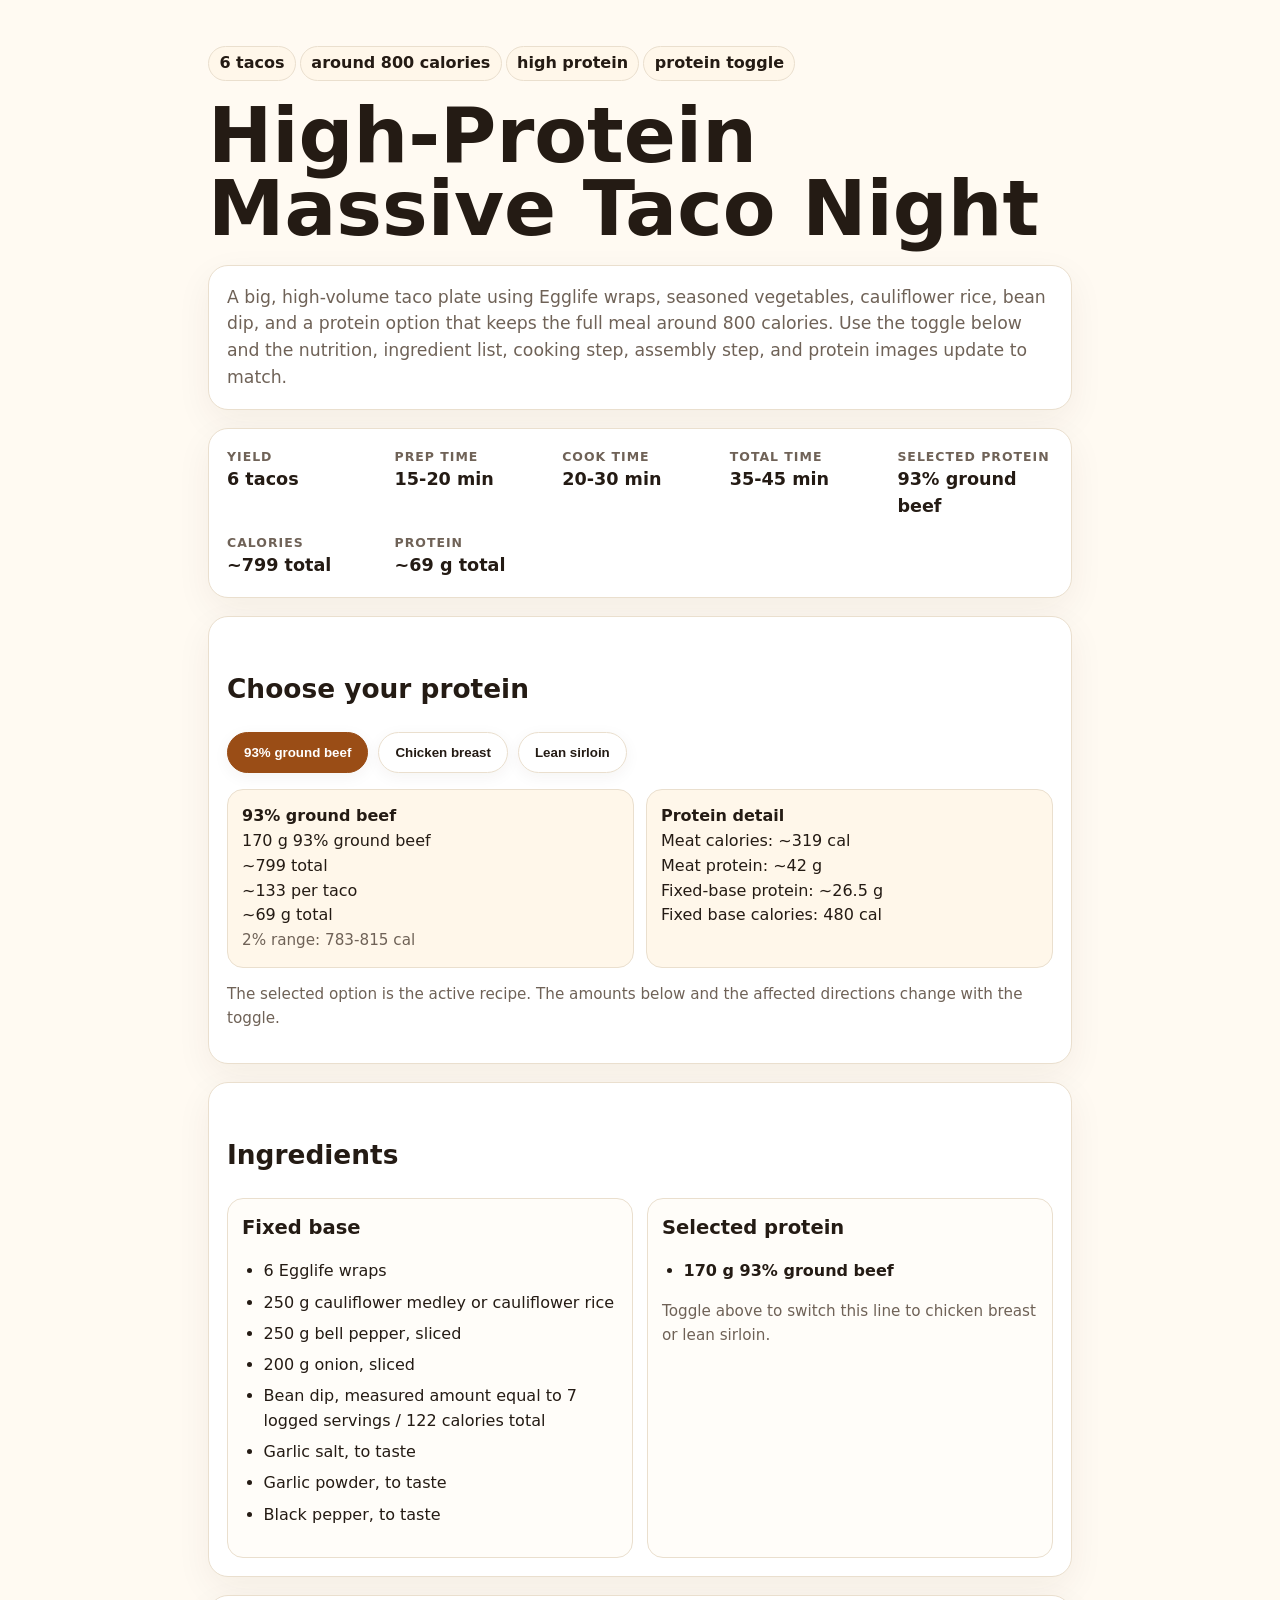
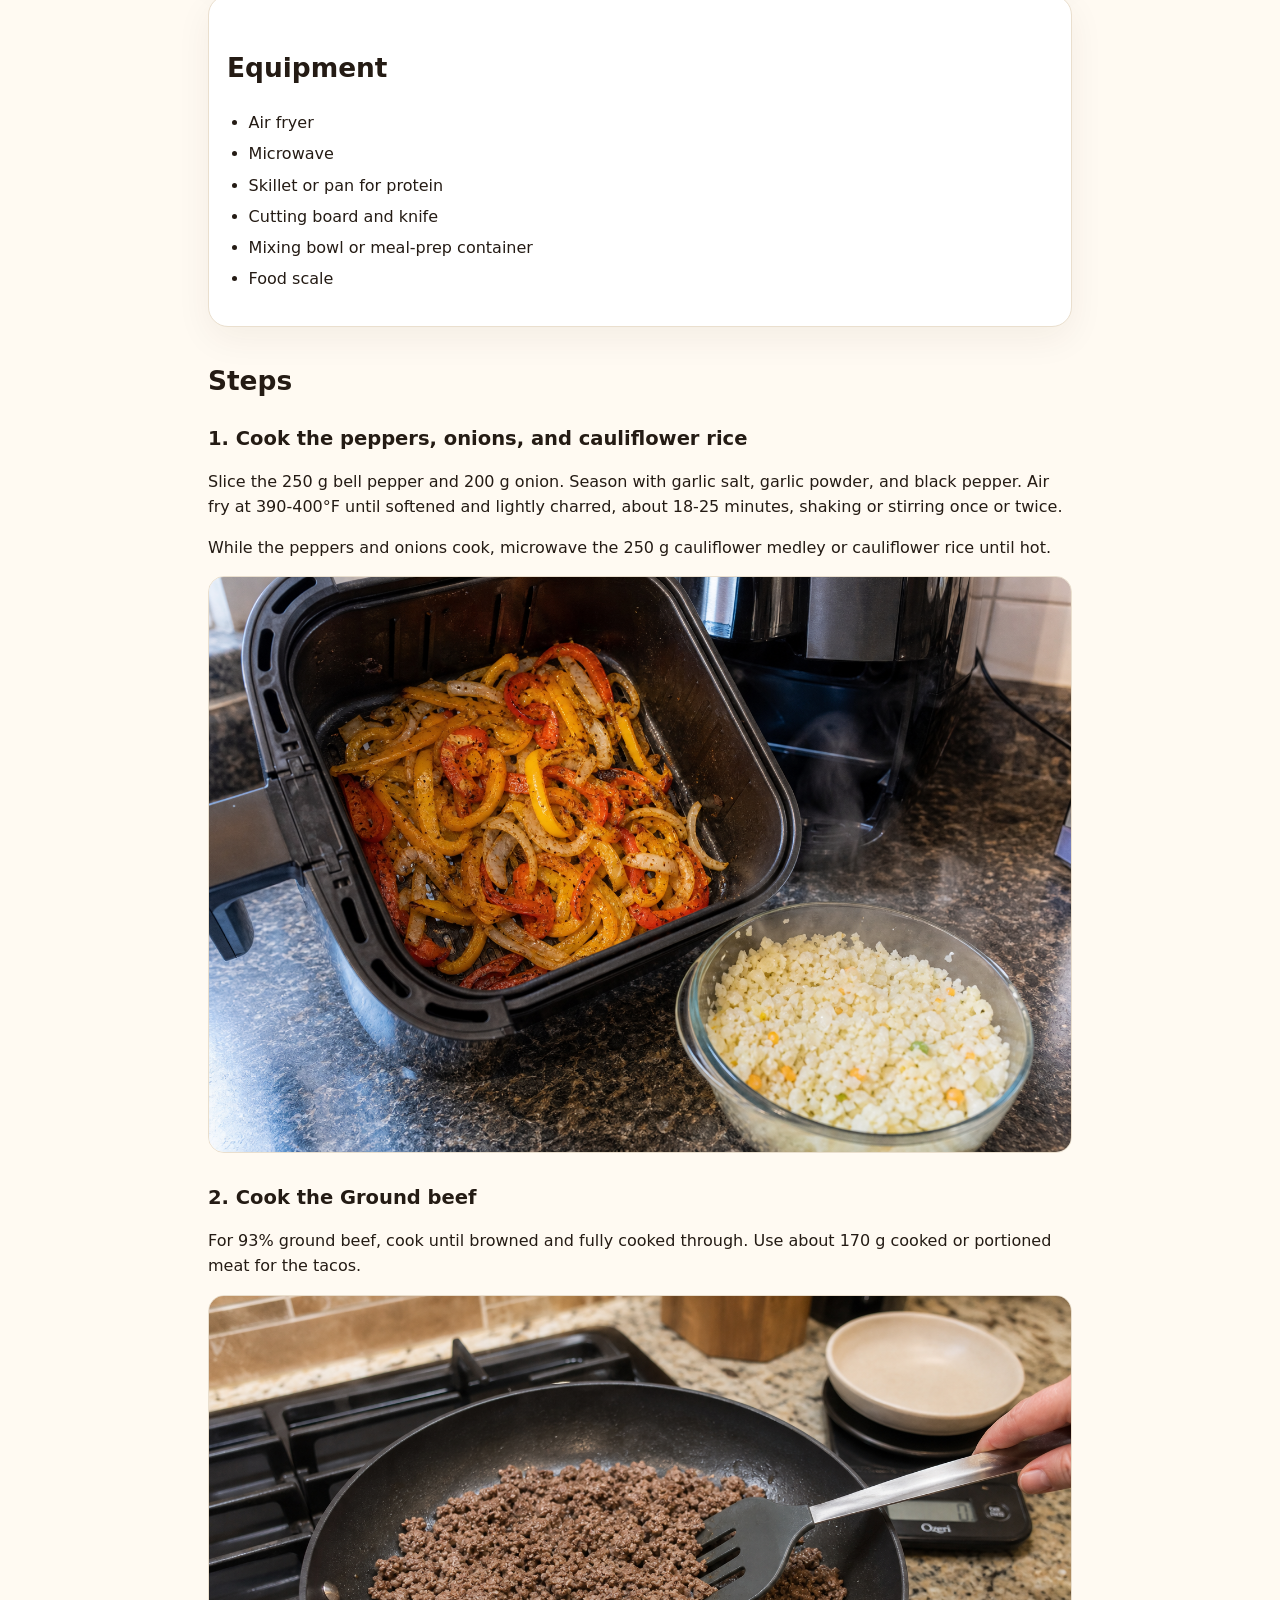
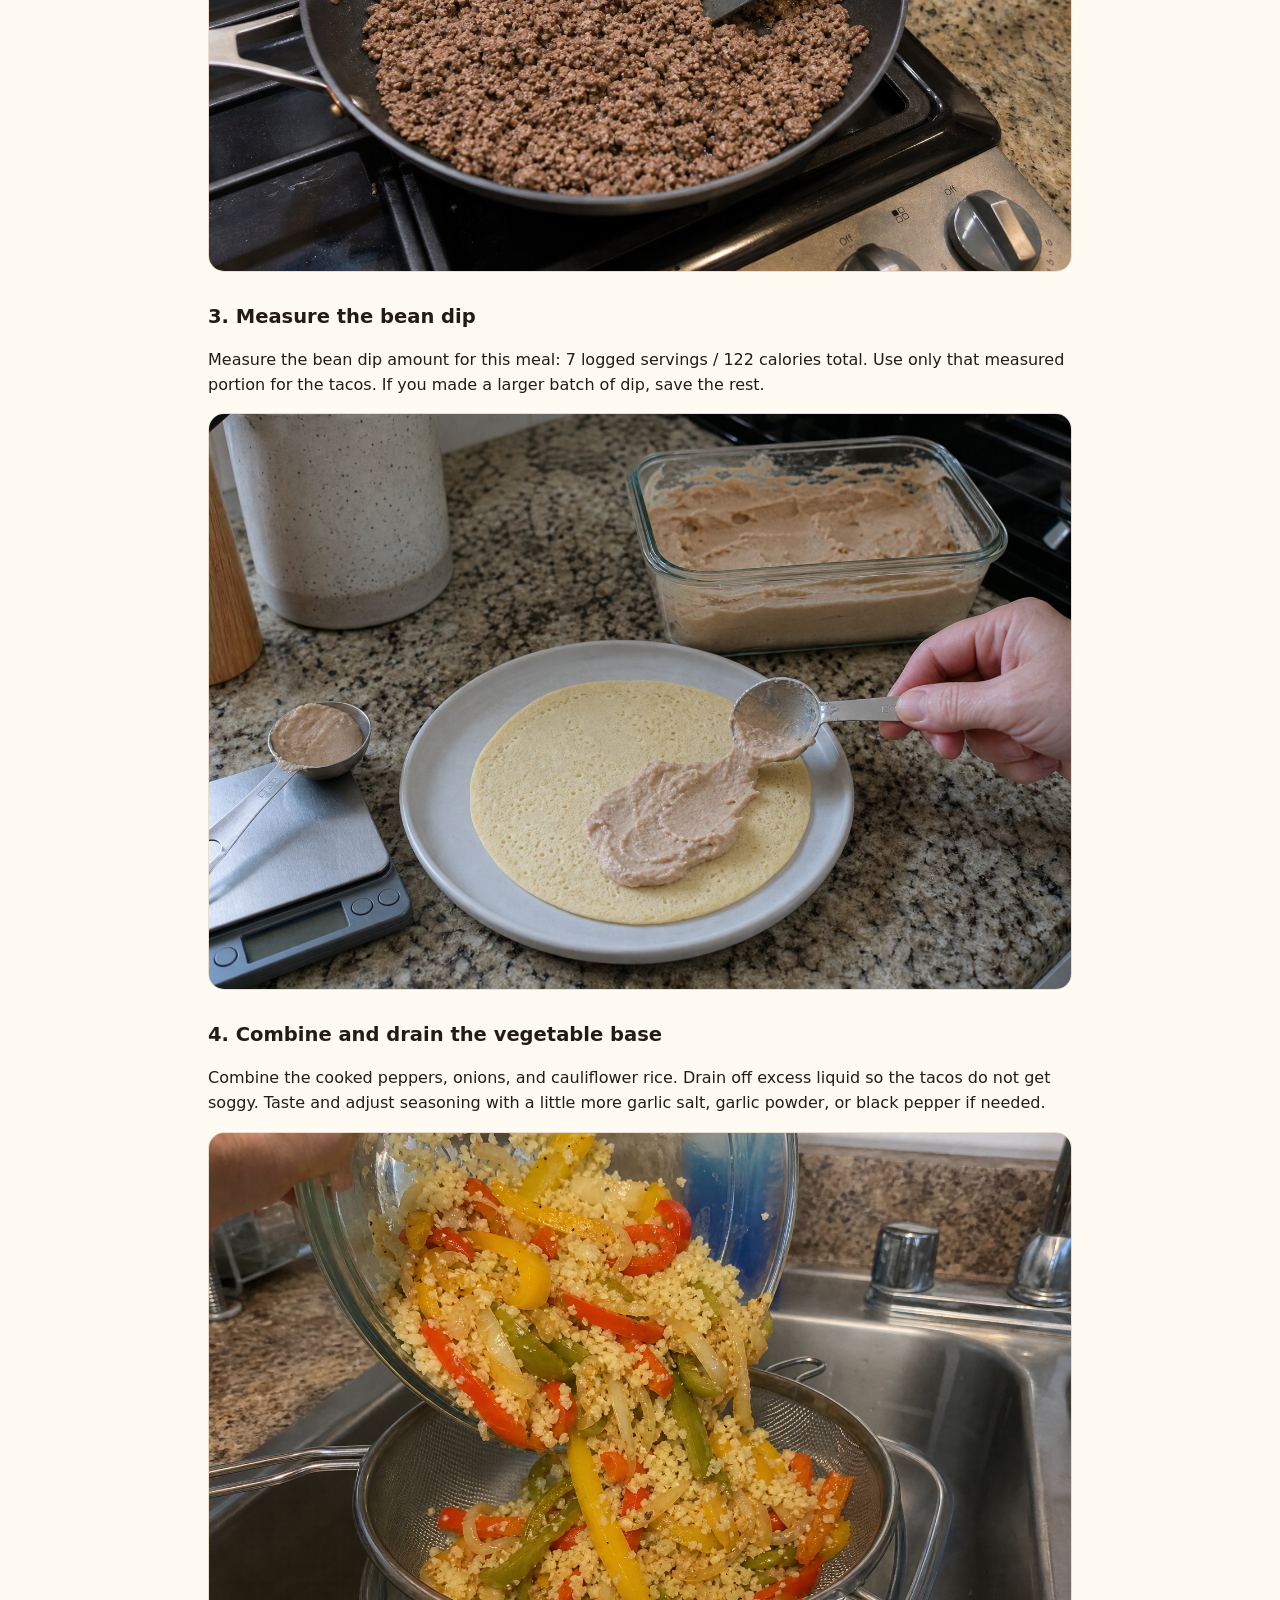
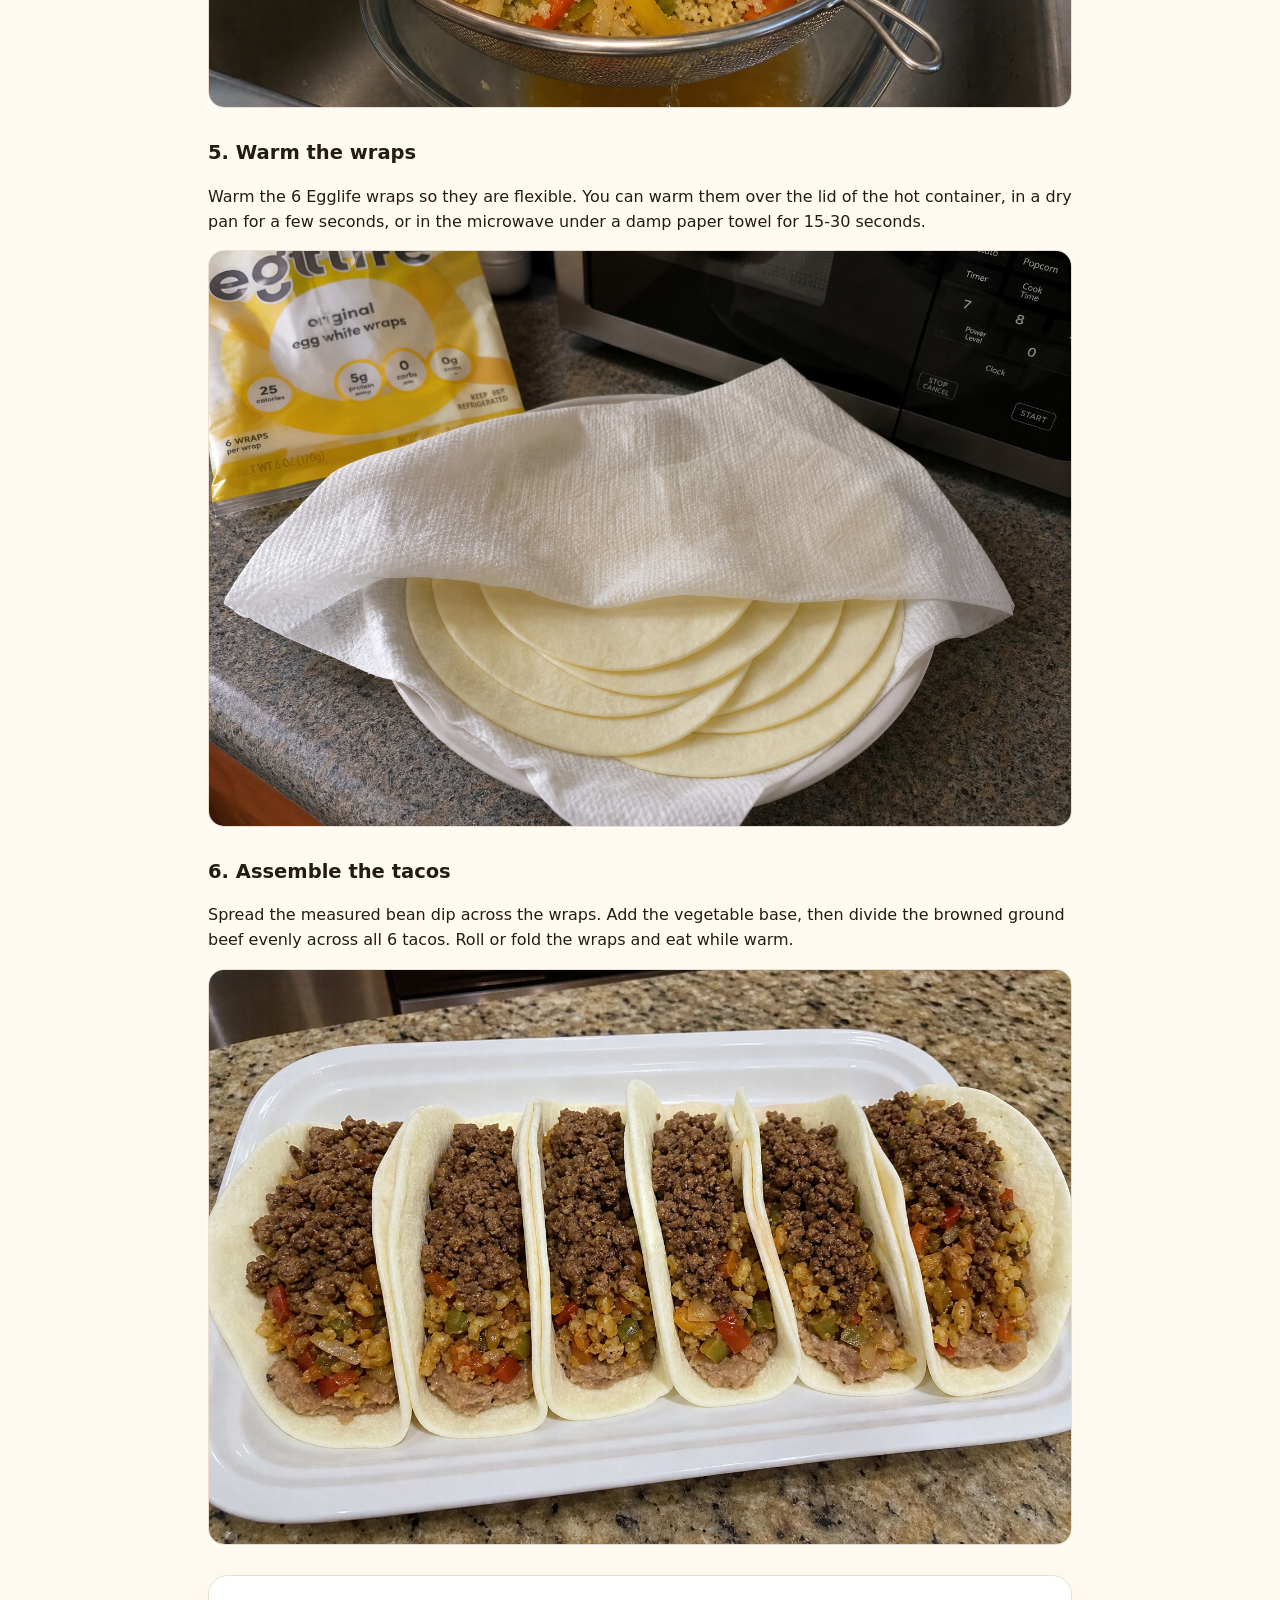
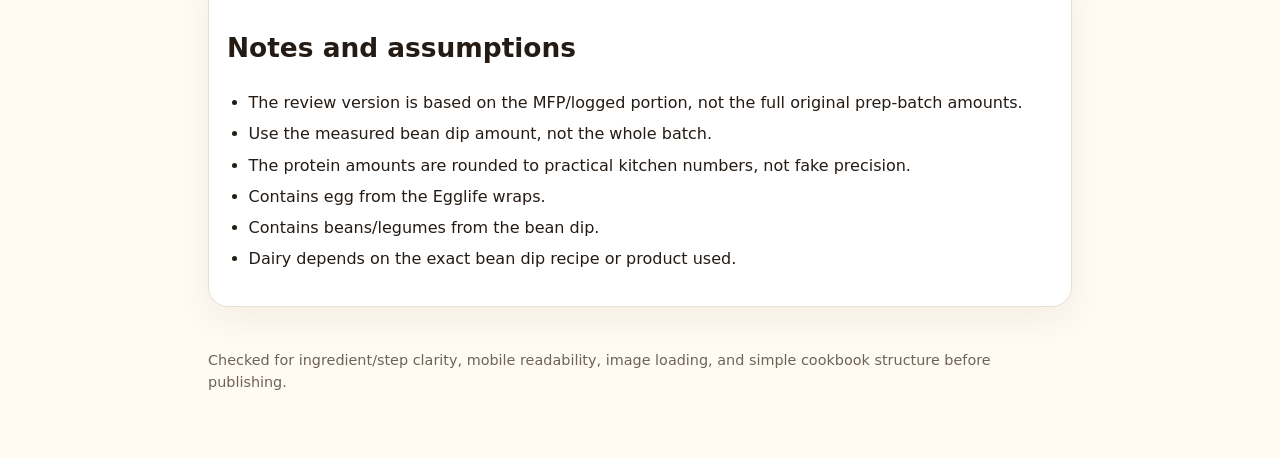
<file: recipes/high-protein-massive-taco-night/index.html>
<!doctype html>
<html lang="en">
<head>
  <meta charset="utf-8">
  <meta name="viewport" content="width=device-width, initial-scale=1">
  <title>High-Protein Massive Taco Night</title>
  <meta name="description" content="A big high-volume taco plate with Egglife wraps, seasoned vegetables, cauliflower rice, bean dip, and a protein toggle that keeps the meal around 800 calories.">
  <style>
:root { --bg:#fffaf2; --ink:#241b14; --muted:#6f6257; --card:#ffffff; --line:#eadfce; --accent:#9a4d16; --soft:#fff7ea; }
*{box-sizing:border-box} body{margin:0;font-family:ui-sans-serif,system-ui,-apple-system,BlinkMacSystemFont,"Segoe UI",sans-serif;background:var(--bg);color:var(--ink);line-height:1.55} main{max-width:900px;margin:0 auto;padding:28px 18px 64px} h1{font-size:clamp(2.2rem,8vw,4.8rem);line-height:.95;margin:.15em 0 .25em} h2{margin-top:34px;font-size:1.65rem} h3{margin:0 0 .35rem;font-size:1.22rem}.summary,.meta,.card{background:var(--card);border:1px solid var(--line);border-radius:20px;padding:18px;box-shadow:0 12px 36px rgba(64,35,10,.06)}.summary{font-size:1.08rem;color:var(--muted)}.meta{display:grid;grid-template-columns:repeat(auto-fit,minmax(140px,1fr));gap:12px;margin:18px 0}.label{display:block;color:var(--muted);font-size:.78rem;font-weight:800;text-transform:uppercase;letter-spacing:.08em}.value{font-weight:850;font-size:1.1rem}.card{margin:18px 0} ul,ol{padding-left:1.35rem} li{margin:.4rem 0}.ingredient-grid{display:grid;grid-template-columns:repeat(auto-fit,minmax(240px,1fr));gap:14px}.subcard{border:1px solid var(--line);border-radius:16px;padding:14px;background:#fffdf9}.protein-options{display:grid;grid-template-columns:repeat(auto-fit,minmax(220px,1fr));gap:12px}.option{border:1px solid var(--line);border-radius:16px;padding:14px;background:var(--soft)}.toggle-row{display:flex;flex-wrap:wrap;gap:10px;margin:12px 0 16px}.protein-toggle{appearance:none;border:1px solid var(--line);border-radius:999px;background:#fff;color:var(--ink);padding:.75rem 1rem;font-weight:900;cursor:pointer;box-shadow:0 4px 16px rgba(64,35,10,.05)}.protein-toggle[aria-pressed="true"]{background:var(--accent);border-color:var(--accent);color:#fff}.step{margin:18px 0 30px;overflow:hidden}.step img{width:100%;height:auto;display:block;border-radius:16px;border:1px solid var(--line);margin-top:12px}.note{color:var(--muted);font-size:.95rem}.pill{display:inline-block;border:1px solid var(--line);border-radius:999px;padding:.25rem .65rem;background:var(--soft);font-weight:800;margin:.15rem .25rem .15rem 0} footer{margin-top:42px;color:var(--muted);font-size:.9rem}@media(max-width:560px){main{padding:22px 14px 52px}.summary,.meta,.card{border-radius:16px;padding:15px}.ingredient-grid,.protein-options{grid-template-columns:1fr}.protein-toggle{width:100%}}
</style>
</head>
<body data-selected-protein="beef">
<main>
<header>
  <p><span class="pill">6 tacos</span><span class="pill">around 800 calories</span><span class="pill">high protein</span><span class="pill">protein toggle</span></p>
  <h1>High-Protein Massive Taco Night</h1>
  <p class="summary">A big, high-volume taco plate using Egglife wraps, seasoned vegetables, cauliflower rice, bean dip, and a protein option that keeps the full meal around 800 calories. Use the toggle below and the nutrition, ingredient list, cooking step, assembly step, and protein images update to match.</p>
  <section class="meta" aria-label="Recipe overview">
    <div><span class="label">Yield</span><span class="value">6 tacos</span></div>
    <div><span class="label">Prep time</span><span class="value">15-20 min</span></div>
    <div><span class="label">Cook time</span><span class="value">20-30 min</span></div>
    <div><span class="label">Total time</span><span class="value">35-45 min</span></div>
    <div><span class="label">Selected protein</span><span class="value" data-field="label">93% ground beef</span></div>
    <div><span class="label">Calories</span><span class="value" data-field="calories">~799 total</span></div>
    <div><span class="label">Protein</span><span class="value" data-field="protein">~69 g total</span></div>
  </section>
</header>

<section class="card" aria-labelledby="protein-heading">
  <h2 id="protein-heading">Choose your protein</h2>
  <div class="toggle-row" role="group" aria-label="Protein option">
    <button type="button" class="protein-toggle" data-protein="beef" aria-pressed="true">93% ground beef</button>
    <button type="button" class="protein-toggle" data-protein="chicken" aria-pressed="false">Chicken breast</button>
    <button type="button" class="protein-toggle" data-protein="sirloin" aria-pressed="false">Lean sirloin</button>
  </div>
  <div class="protein-options">
    <div class="option"><strong data-field="label">93% ground beef</strong><br><span data-field="amountDetail">170 g 93% ground beef</span><br><span data-field="calories">~799 total</span><br><span data-field="perTaco">~133 per taco</span><br><span data-field="protein">~69 g total</span><br><span class="note">2% range: <span data-field="range">783-815 cal</span></span></div>
    <div class="option"><strong>Protein detail</strong><br>Meat calories: <span data-field="meatCalories">~319 cal</span><br>Meat protein: <span data-field="meatProtein">~42 g</span><br>Fixed-base protein: ~26.5 g<br>Fixed base calories: 480 cal</div>
  </div>
  <p class="note">The selected option is the active recipe. The amounts below and the affected directions change with the toggle.</p>
</section>

<section class="card" aria-labelledby="ingredients-heading">
  <h2 id="ingredients-heading">Ingredients</h2>
  <div class="ingredient-grid">
    <div class="subcard">
      <h3>Fixed base</h3>
      <ul>
        <li>6 Egglife wraps</li>
        <li>250 g cauliflower medley or cauliflower rice</li>
        <li>250 g bell pepper, sliced</li>
        <li>200 g onion, sliced</li>
        <li>Bean dip, measured amount equal to 7 logged servings / 122 calories total</li>
        <li>Garlic salt, to taste</li>
        <li>Garlic powder, to taste</li>
        <li>Black pepper, to taste</li>
      </ul>
    </div>
    <div class="subcard">
      <h3>Selected protein</h3>
      <ul>
        <li><strong data-field="ingredientLine">170 g 93% ground beef</strong></li>
      </ul>
      <p class="note">Toggle above to switch this line to chicken breast or lean sirloin.</p>
    </div>
  </div>
</section>

<section class="card" aria-labelledby="equipment-heading">
  <h2 id="equipment-heading">Equipment</h2>
  <ul>
    <li>Air fryer</li>
    <li>Microwave</li>
    <li>Skillet or pan for protein</li>
    <li>Cutting board and knife</li>
    <li>Mixing bowl or meal-prep container</li>
    <li>Food scale</li>
  </ul>
</section>

<section aria-labelledby="steps-heading">
  <h2 id="steps-heading">Steps</h2>

  <article class="step">
    <h3>1. Cook the peppers, onions, and cauliflower rice</h3>
    <p>Slice the 250 g bell pepper and 200 g onion. Season with garlic salt, garlic powder, and black pepper. Air fry at 390-400°F until softened and lightly charred, about 18-25 minutes, shaking or stirring once or twice.</p>
    <p>While the peppers and onions cook, microwave the 250 g cauliflower medley or cauliflower rice until hot.</p>
    <img src="assets/01-air-fryer-peppers-onions-cauliflower.png" alt="Seasoned sliced peppers and onions cooked in an air fryer basket with cauliflower rice nearby.">
  </article>

  <article class="step">
    <h3>2. Cook the <span data-field="shortLabel">Ground beef</span></h3>
    <p><span data-field="cookLead">For 93% ground beef, cook until browned and fully cooked through.</span> <span data-field="cookUse">Use about 170 g cooked or portioned meat for the tacos.</span></p>
    <img id="protein-image" src="assets/02-browned-ground-beef.png" alt="Browned crumbled ground beef cooking in a skillet with a spatula.">
  </article>

  <article class="step">
    <h3>3. Measure the bean dip</h3>
    <p>Measure the bean dip amount for this meal: 7 logged servings / 122 calories total. Use only that measured portion for the tacos. If you made a larger batch of dip, save the rest.</p>
    <img src="assets/03-measured-bean-dip.png" alt="A modest measured portion of bean dip being spooned onto a pale wrap with the larger batch separate.">
  </article>

  <article class="step">
    <h3>4. Combine and drain the vegetable base</h3>
    <p>Combine the cooked peppers, onions, and cauliflower rice. Drain off excess liquid so the tacos do not get soggy. Taste and adjust seasoning with a little more garlic salt, garlic powder, or black pepper if needed.</p>
    <img src="assets/04-drain-vegetable-base.png" alt="Cooked peppers, onions, and cauliflower rice draining through a strainer.">
  </article>

  <article class="step">
    <h3>5. Warm the wraps</h3>
    <p>Warm the 6 Egglife wraps so they are flexible. You can warm them over the lid of the hot container, in a dry pan for a few seconds, or in the microwave under a damp paper towel for 15-30 seconds.</p>
    <img src="assets/05-warm-egglife-wraps.png" alt="Plain pale Egglife wraps stacked under a paper towel near a microwave.">
  </article>

  <article class="step">
    <h3>6. Assemble the tacos</h3>
    <p>Spread the measured bean dip across the wraps. Add the vegetable base, then <span data-field="assemble">divide the browned ground beef evenly across all 6 tacos</span>. Roll or fold the wraps and eat while warm.</p>
    <img id="final-image" src="assets/06-assembled-tacos.png" alt="Six pale Egglife wrap tacos filled with bean dip, vegetable cauliflower rice base, and browned ground beef.">
  </article>
</section>

<section class="card" aria-labelledby="notes-heading">
  <h2 id="notes-heading">Notes and assumptions</h2>
  <ul>
    <li>The review version is based on the MFP/logged portion, not the full original prep-batch amounts.</li>
    <li>Use the measured bean dip amount, not the whole batch.</li>
    <li>The protein amounts are rounded to practical kitchen numbers, not fake precision.</li>
    <li>Contains egg from the Egglife wraps.</li>
    <li>Contains beans/legumes from the bean dip.</li>
    <li>Dairy depends on the exact bean dip recipe or product used.</li>
  </ul>
</section>
<footer>Checked for ingredient/step clarity, mobile readability, image loading, and simple cookbook structure before publishing.</footer>
</main>
<script>
const proteinOptions = {
  beef: {
    label: '93% ground beef', shortLabel: 'Ground beef', amount: '170 g', amountDetail: '170 g 93% ground beef', calories: '~799 total', defaultCalories: '~799 total', perTaco: '~133 per taco', protein: '~69 g total', meatCalories: '~319 cal', meatProtein: '~42 g', range: '783-815 cal',
    ingredientLine: '170 g 93% ground beef',
    cookLead: 'For 93% ground beef, cook until browned and fully cooked through.',
    cookUse: 'Use about 170 g cooked or portioned meat for the tacos.',
    assemble: 'divide the browned ground beef evenly across all 6 tacos',
    img2: 'assets/02-browned-ground-beef.png', alt2: 'Browned crumbled ground beef cooking in a skillet with a spatula.',
    img6: 'assets/06-assembled-tacos.png', alt6: 'Six pale Egglife wrap tacos filled with bean dip, vegetable cauliflower rice base, and browned ground beef.'
  },
  chicken: {
    label: 'Chicken breast', shortLabel: 'Chicken', amount: '200 g', amountDetail: '200 g cooked chicken breast', calories: '~810 total', defaultCalories: '~810 total', perTaco: '~135 per taco', protein: '~88 g total', meatCalories: '~330 cal', meatProtein: '~62 g', range: '794-826 cal',
    ingredientLine: '200 g cooked chicken breast',
    cookLead: 'For chicken breast, use cooked chicken breast, or cook raw chicken until it reaches 165°F internally.',
    cookUse: 'Slice or chop, then use about 200 g across the tacos.',
    assemble: 'divide the cooked chicken breast evenly across all 6 tacos',
    img2: 'assets/02-chicken-breast.png', alt2: 'Cooked chicken breast being sliced on a cutting board for taco filling.',
    img6: 'assets/06-assembled-chicken-tacos.png', alt6: 'Six pale Egglife wrap tacos filled with bean dip, vegetable cauliflower rice base, and cooked chicken breast.'
  },
  sirloin: {
    label: 'Lean sirloin', shortLabel: 'Sirloin', amount: '150 g', amountDetail: '150 g lean sirloin', calories: '~795 total', defaultCalories: '~795 total', perTaco: '~133 per taco', protein: '~68 g total', meatCalories: '~315 cal', meatProtein: '~42 g', range: '779-811 cal',
    ingredientLine: '150 g lean sirloin',
    cookLead: 'For lean sirloin, cook to your preferred doneness, then rest briefly before slicing.',
    cookUse: 'Use about 150 g sliced sirloin across the tacos.',
    assemble: 'divide the sliced sirloin evenly across all 6 tacos',
    img2: 'assets/02-sliced-sirloin.png', alt2: 'Cooked lean sirloin being sliced on a cutting board for taco filling.',
    img6: 'assets/06-assembled-sirloin-tacos.png', alt6: 'Six pale Egglife wrap tacos filled with bean dip, vegetable cauliflower rice base, and sliced sirloin.'
  }
};
function setProtein(key, updateUrl = true) {
  const data = proteinOptions[key] || proteinOptions.beef;
  document.querySelectorAll('[data-field]').forEach(el => {
    const field = el.getAttribute('data-field');
    if (Object.prototype.hasOwnProperty.call(data, field)) el.textContent = data[field];
  });
  document.querySelectorAll('[data-protein]').forEach(btn => btn.setAttribute('aria-pressed', btn.dataset.protein === key ? 'true' : 'false'));
  const proteinImg = document.getElementById('protein-image');
  const finalImg = document.getElementById('final-image');
  if (proteinImg) { proteinImg.src = data.img2; proteinImg.alt = data.alt2; }
  if (finalImg) { finalImg.src = data.img6; finalImg.alt = data.alt6; }
  document.body.setAttribute('data-selected-protein', key);
  if (updateUrl && window.history && window.URLSearchParams) {
    const url = new URL(window.location.href);
    url.searchParams.set('protein', key);
    history.replaceState(null, '', url);
  }
}
document.addEventListener('DOMContentLoaded', () => {
  document.querySelectorAll('[data-protein]').forEach(btn => btn.addEventListener('click', () => setProtein(btn.dataset.protein)));
  const params = new URLSearchParams(window.location.search);
  setProtein(params.get('protein') || 'beef', false);
});
</script>
</body>
</html>
</file>
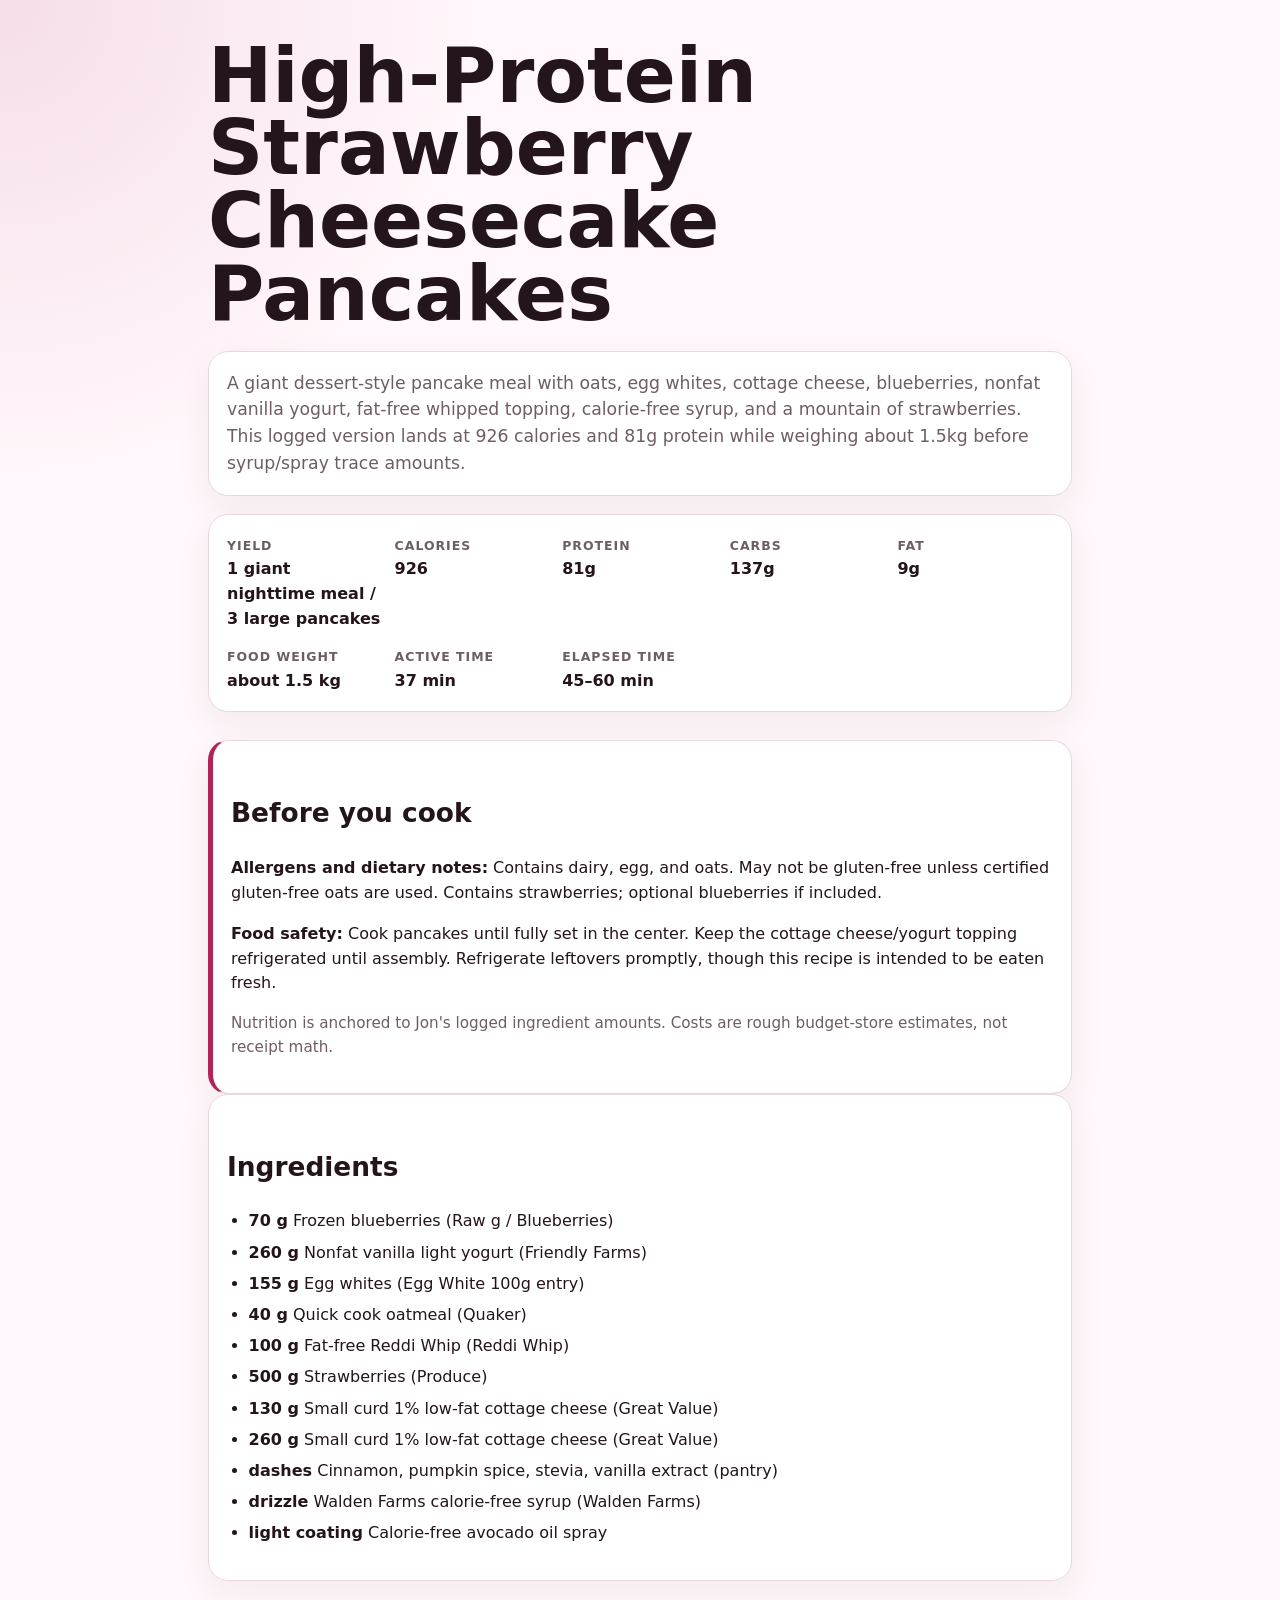
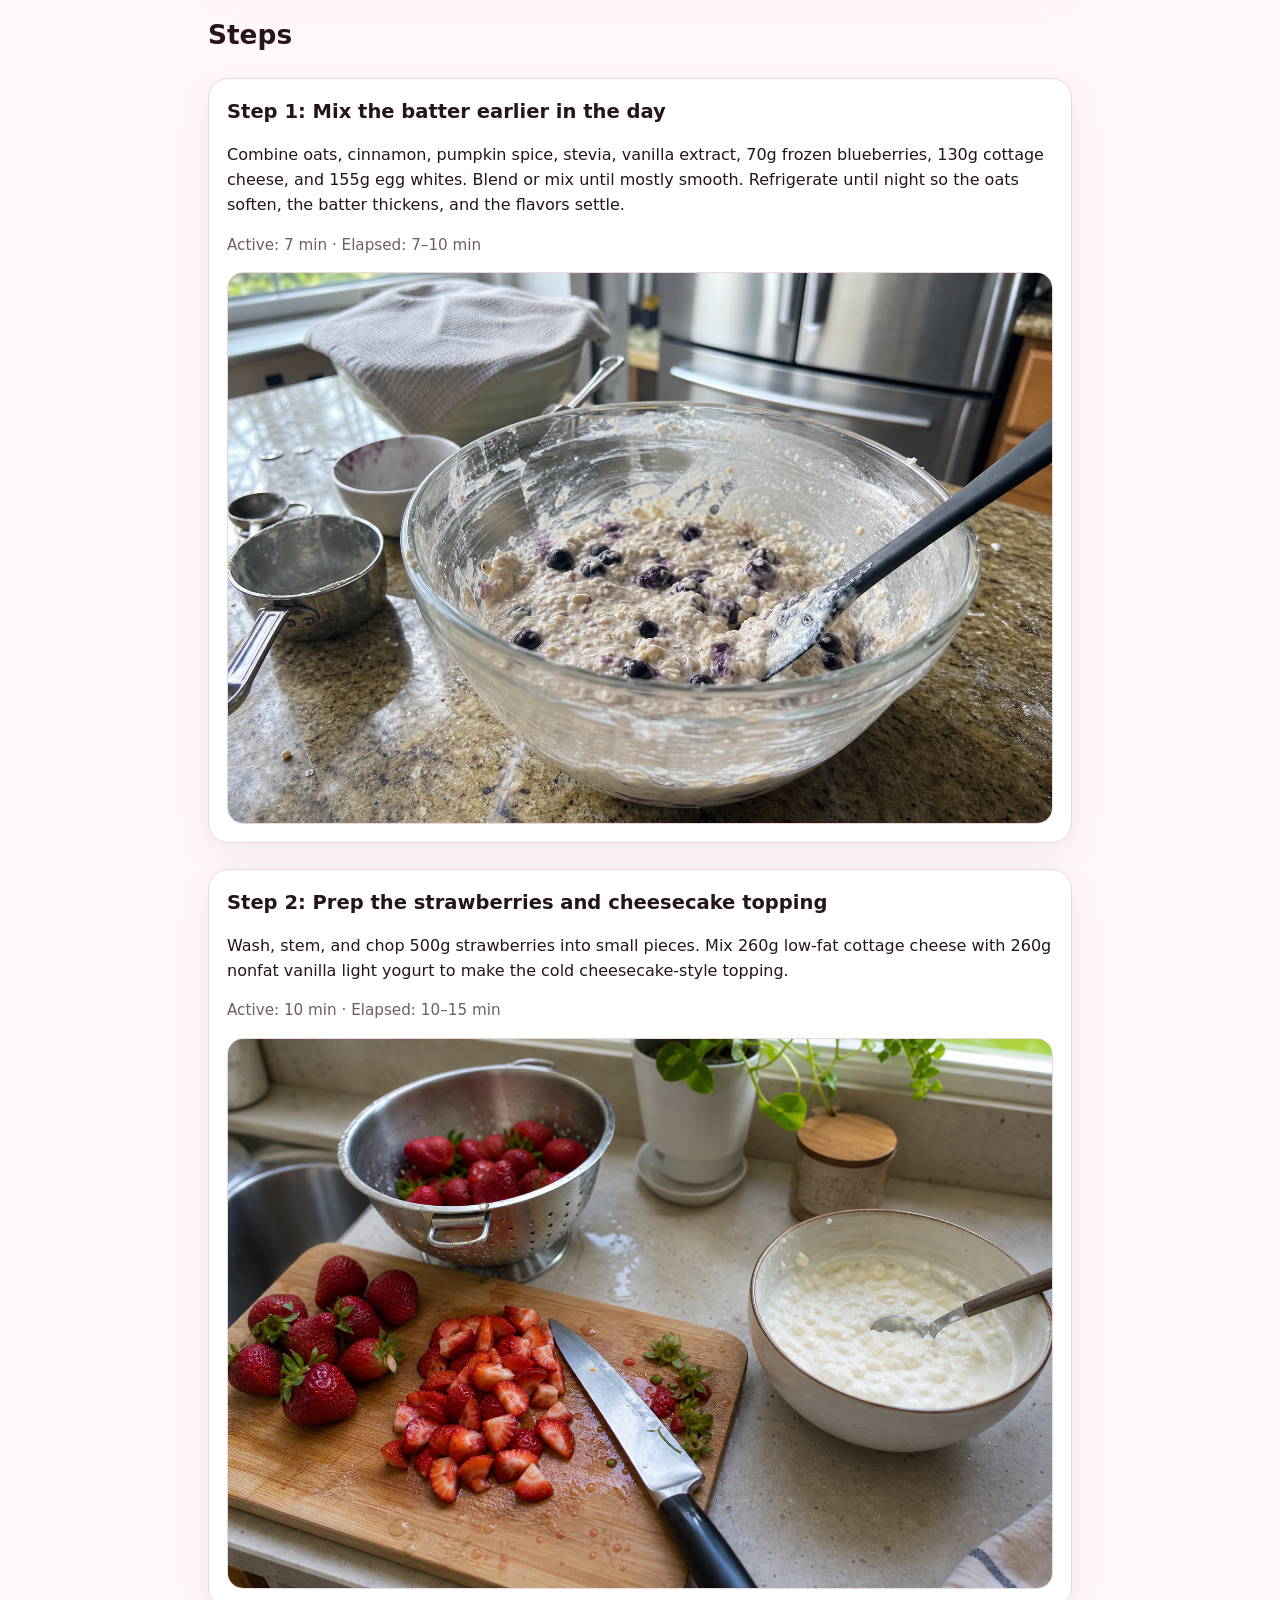
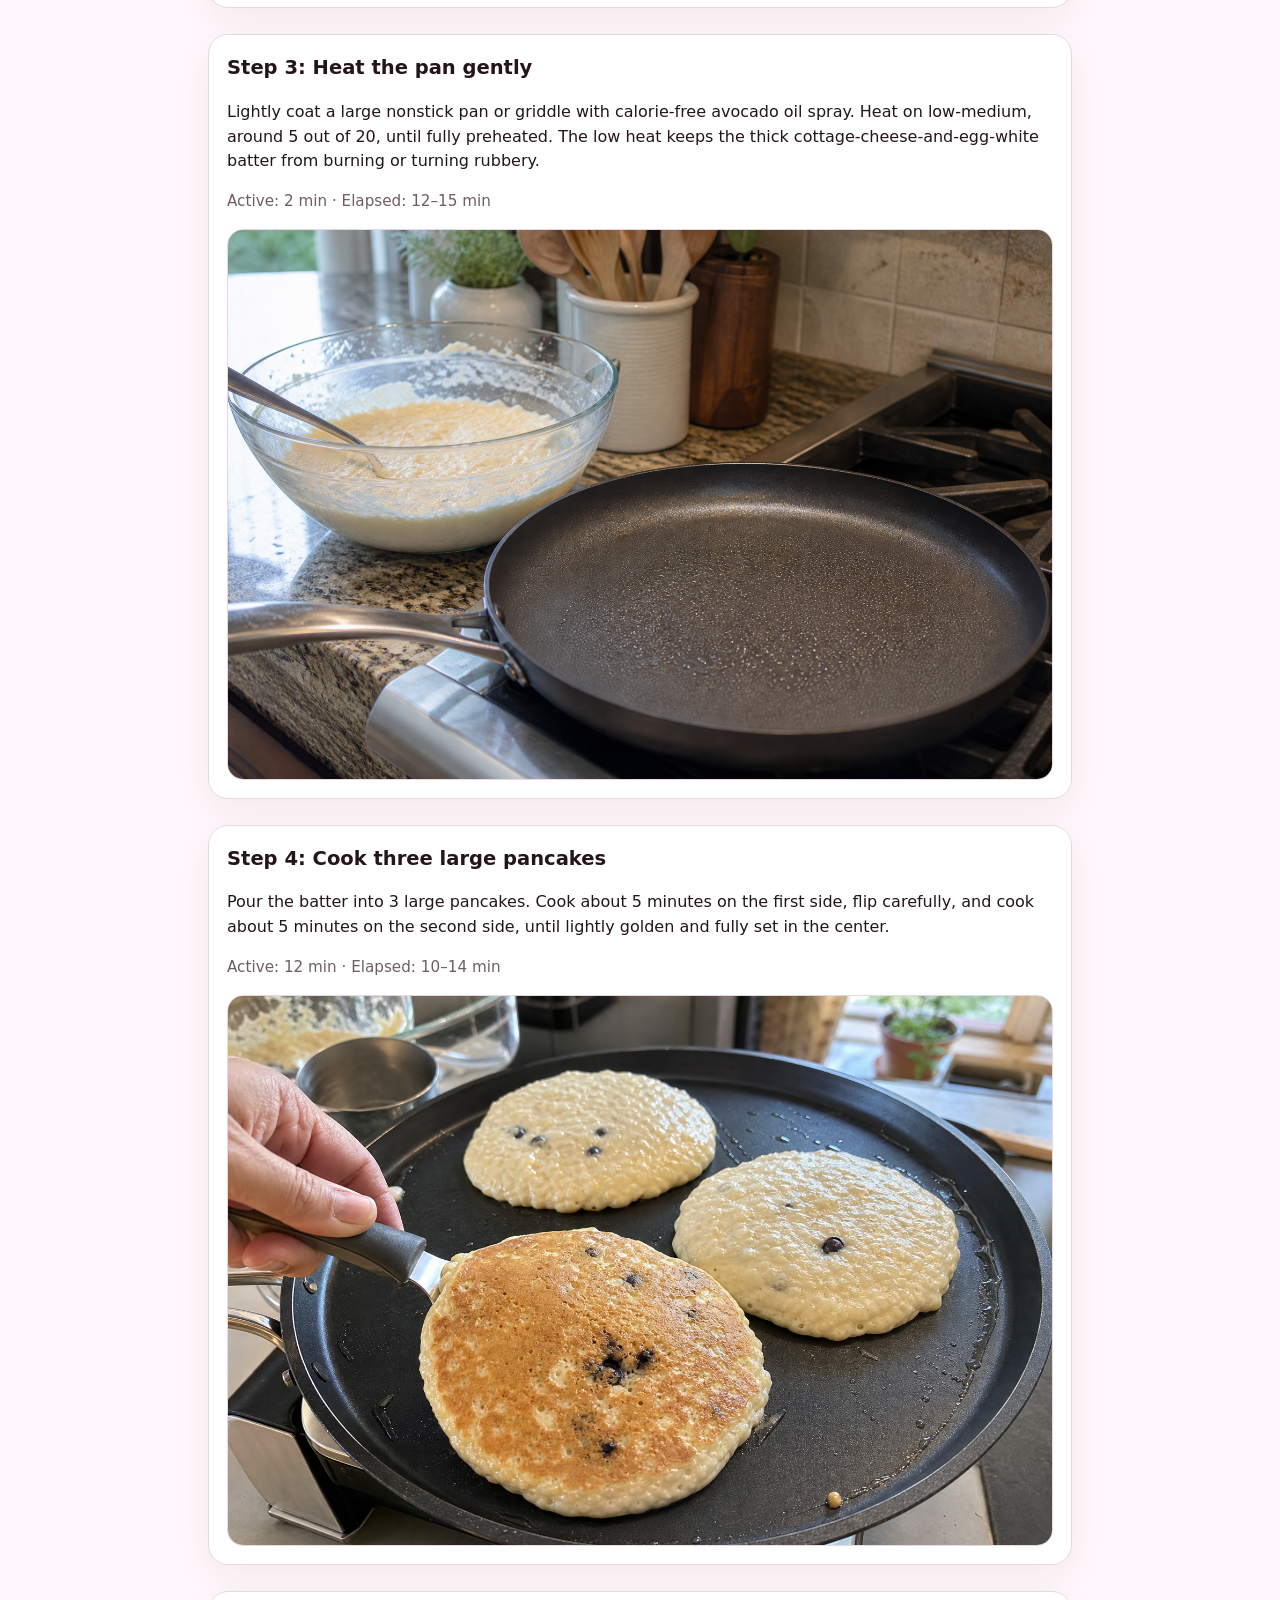
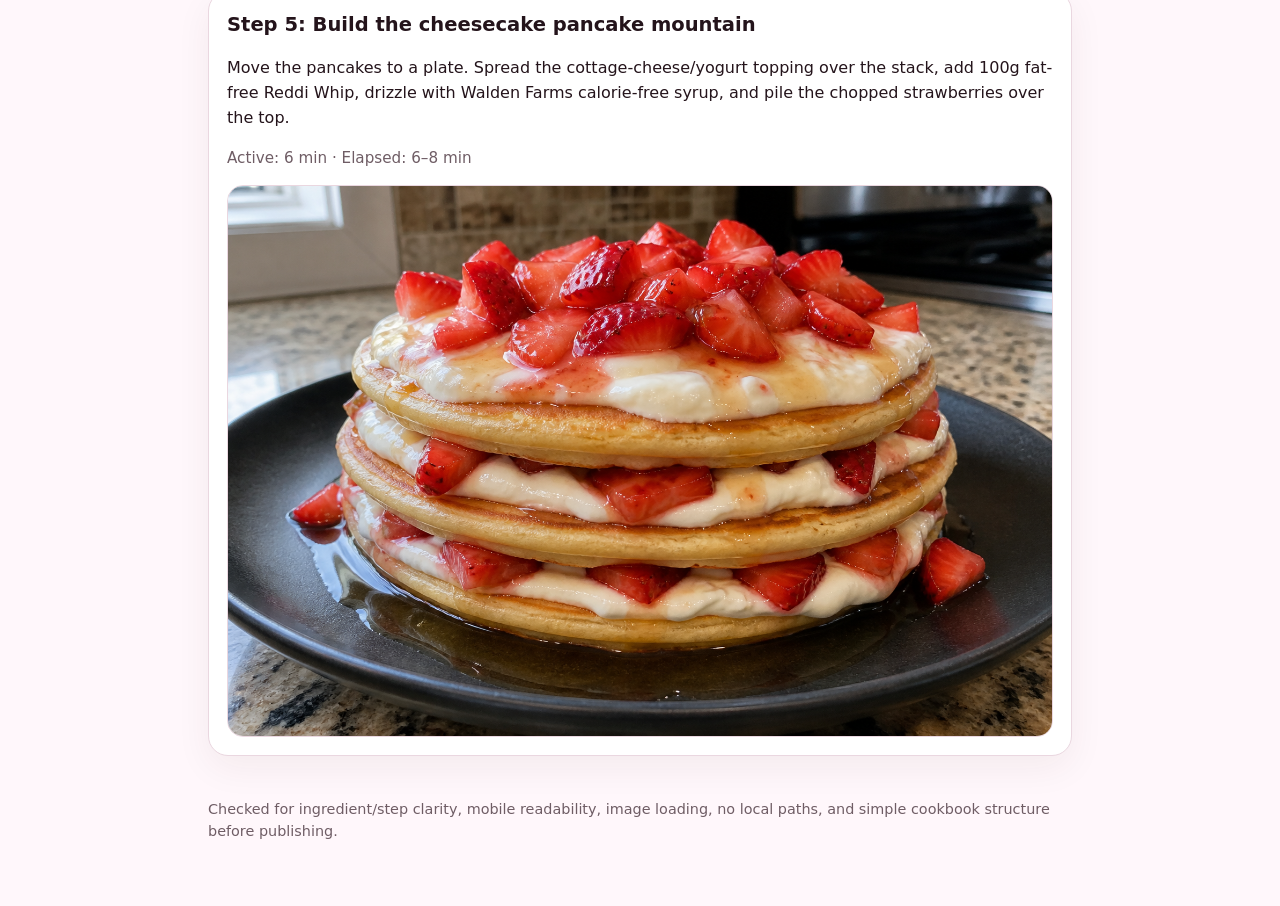
<file: recipes/high-protein-strawberry-cheesecake-pancakes/index.html>
<!doctype html>
<html lang="en">
<head>
  <meta charset="utf-8">
  <meta name="viewport" content="width=device-width, initial-scale=1">
  <title>High-Protein Strawberry Cheesecake Pancakes</title>
  <meta name="description" content="A giant dessert-style pancake meal with oats, egg whites, cottage cheese, blueberries, nonfat vanilla yogurt, fat-free whipped topping, calorie-free syrup, and a mountain of strawberries. This logged version lands at 926 calories and 81g protein while weighing about 1.5kg before syrup/spray trace amounts.">
  <style>
    :root { --bg:#fff7fb; --ink:#24141b; --muted:#6f5d65; --card:#ffffff; --line:#ead7e0; --accent:#b1245a; }
    * { box-sizing:border-box; }
    body { margin:0; font-family:ui-sans-serif,system-ui,-apple-system,BlinkMacSystemFont,"Segoe UI",sans-serif; background:radial-gradient(circle at top left,rgba(177,36,90,.12),transparent 30rem),var(--bg); color:var(--ink); line-height:1.55; }
    main { max-width:900px; margin:0 auto; padding:28px 18px 64px; }
    header { margin-bottom:28px; }
    h1 { font-size:clamp(2.15rem,8vw,4.8rem); line-height:.95; margin:.15em 0 .25em; }
    .summary,.meta,.card { background:var(--card); border:1px solid var(--line); border-radius:20px; padding:18px; box-shadow:0 12px 36px rgba(64,35,10,.06); }
    .summary { font-size:1.08rem; color:var(--muted); }
    .meta { display:grid; grid-template-columns:repeat(auto-fit,minmax(132px,1fr)); gap:12px; margin:18px 0; }
    .label { color:var(--muted); font-size:.78rem; font-weight:800; text-transform:uppercase; letter-spacing:.08em; }
    h2 { margin-top:34px; font-size:1.65rem; }
    ul,ol { padding-left:1.35rem; }
    li { margin:.4rem 0; }
    .step { margin:18px 0 26px; overflow:hidden; }
    .step img { width:100%; height:auto; display:block; border-radius:16px; border:1px solid var(--line); margin-top:12px; }
    .step h3 { margin:0 0 .35rem; font-size:1.22rem; }
    .note { color:var(--muted); font-size:.95rem; }
    .callout { border-left:5px solid var(--accent); }
    footer { margin-top:42px; color:var(--muted); font-size:.9rem; }
    @media (max-width:560px) { main { padding:22px 14px 52px; } .summary,.meta,.card { border-radius:16px; padding:15px; } }
  </style>
</head>
<body>
  <main>
    <header>
      <h1>High-Protein Strawberry Cheesecake Pancakes</h1>
      <p class="summary">A giant dessert-style pancake meal with oats, egg whites, cottage cheese, blueberries, nonfat vanilla yogurt, fat-free whipped topping, calorie-free syrup, and a mountain of strawberries. This logged version lands at 926 calories and 81g protein while weighing about 1.5kg before syrup/spray trace amounts.</p>
      <section class="meta" aria-label="Recipe overview"><div><span class="label">Yield</span><br><strong>1 giant nighttime meal / 3 large pancakes</strong></div>
<div><span class="label">Calories</span><br><strong>926</strong></div>
<div><span class="label">Protein</span><br><strong>81g</strong></div>
<div><span class="label">Carbs</span><br><strong>137g</strong></div>
<div><span class="label">Fat</span><br><strong>9g</strong></div>
<div><span class="label">Food weight</span><br><strong>about 1.5 kg</strong></div>
<div><span class="label">Active time</span><br><strong>37 min</strong></div>
<div><span class="label">Elapsed time</span><br><strong>45–60 min</strong></div></section>
    </header>
    <section class="card callout" aria-labelledby="notes-heading">
      <h2 id="notes-heading">Before you cook</h2>
      <p><strong>Allergens and dietary notes:</strong> Contains dairy, egg, and oats. May not be gluten-free unless certified gluten-free oats are used. Contains strawberries; optional blueberries if included.</p>
      <p><strong>Food safety:</strong> Cook pancakes until fully set in the center. Keep the cottage cheese/yogurt topping refrigerated until assembly. Refrigerate leftovers promptly, though this recipe is intended to be eaten fresh.</p>
      <p class="note">Nutrition is anchored to Jon's logged ingredient amounts. Costs are rough budget-store estimates, not receipt math.</p>
    </section>
    <section class="card" aria-labelledby="ingredients-heading">
      <h2 id="ingredients-heading">Ingredients</h2>
      <ul>
        <li><strong>70 g</strong> Frozen blueberries (Raw g / Blueberries)</li>
        <li><strong>260 g</strong> Nonfat vanilla light yogurt (Friendly Farms)</li>
        <li><strong>155 g</strong> Egg whites (Egg White 100g entry)</li>
        <li><strong>40 g</strong> Quick cook oatmeal (Quaker)</li>
        <li><strong>100 g</strong> Fat-free Reddi Whip (Reddi Whip)</li>
        <li><strong>500 g</strong> Strawberries (Produce)</li>
        <li><strong>130 g</strong> Small curd 1% low-fat cottage cheese (Great Value)</li>
        <li><strong>260 g</strong> Small curd 1% low-fat cottage cheese (Great Value)</li>
        <li><strong>dashes</strong> Cinnamon, pumpkin spice, stevia, vanilla extract (pantry)</li>
        <li><strong>drizzle</strong> Walden Farms calorie-free syrup (Walden Farms)</li>
        <li><strong>light coating</strong> Calorie-free avocado oil spray</li>
      </ul>
    </section>
    <section aria-labelledby="steps-heading">
      <h2 id="steps-heading">Steps</h2>
      <article class="step card">
        <h3>Step 1: Mix the batter earlier in the day</h3>
        <p>Combine oats, cinnamon, pumpkin spice, stevia, vanilla extract, 70g frozen blueberries, 130g cottage cheese, and 155g egg whites. Blend or mix until mostly smooth. Refrigerate until night so the oats soften, the batter thickens, and the flavors settle.</p>
        <p class="note">Active: 7 min · Elapsed: 7–10 min</p>
        <img src="assets/step-1-batter.png" alt="Mix the batter earlier in the day">
      </article>
      <article class="step card">
        <h3>Step 2: Prep the strawberries and cheesecake topping</h3>
        <p>Wash, stem, and chop 500g strawberries into small pieces. Mix 260g low-fat cottage cheese with 260g nonfat vanilla light yogurt to make the cold cheesecake-style topping.</p>
        <p class="note">Active: 10 min · Elapsed: 10–15 min</p>
        <img src="assets/step-2-strawberries-topping.png" alt="Prep the strawberries and cheesecake topping">
      </article>
      <article class="step card">
        <h3>Step 3: Heat the pan gently</h3>
        <p>Lightly coat a large nonstick pan or griddle with calorie-free avocado oil spray. Heat on low-medium, around 5 out of 20, until fully preheated. The low heat keeps the thick cottage-cheese-and-egg-white batter from burning or turning rubbery.</p>
        <p class="note">Active: 2 min · Elapsed: 12–15 min</p>
        <img src="assets/step-3-preheat-pan.png" alt="Heat the pan gently">
      </article>
      <article class="step card">
        <h3>Step 4: Cook three large pancakes</h3>
        <p>Pour the batter into 3 large pancakes. Cook about 5 minutes on the first side, flip carefully, and cook about 5 minutes on the second side, until lightly golden and fully set in the center.</p>
        <p class="note">Active: 12 min · Elapsed: 10–14 min</p>
        <img src="assets/step-4-cook-pancakes.png" alt="Cook three large pancakes">
      </article>
      <article class="step card">
        <h3>Step 5: Build the cheesecake pancake mountain</h3>
        <p>Move the pancakes to a plate. Spread the cottage-cheese/yogurt topping over the stack, add 100g fat-free Reddi Whip, drizzle with Walden Farms calorie-free syrup, and pile the chopped strawberries over the top.</p>
        <p class="note">Active: 6 min · Elapsed: 6–8 min</p>
        <img src="assets/step-5-final-stack.png" alt="Build the cheesecake pancake mountain">
      </article>
    </section>
    <footer>Checked for ingredient/step clarity, mobile readability, image loading, no local paths, and simple cookbook structure before publishing.</footer>
  </main>
</body>
</html>
</file>
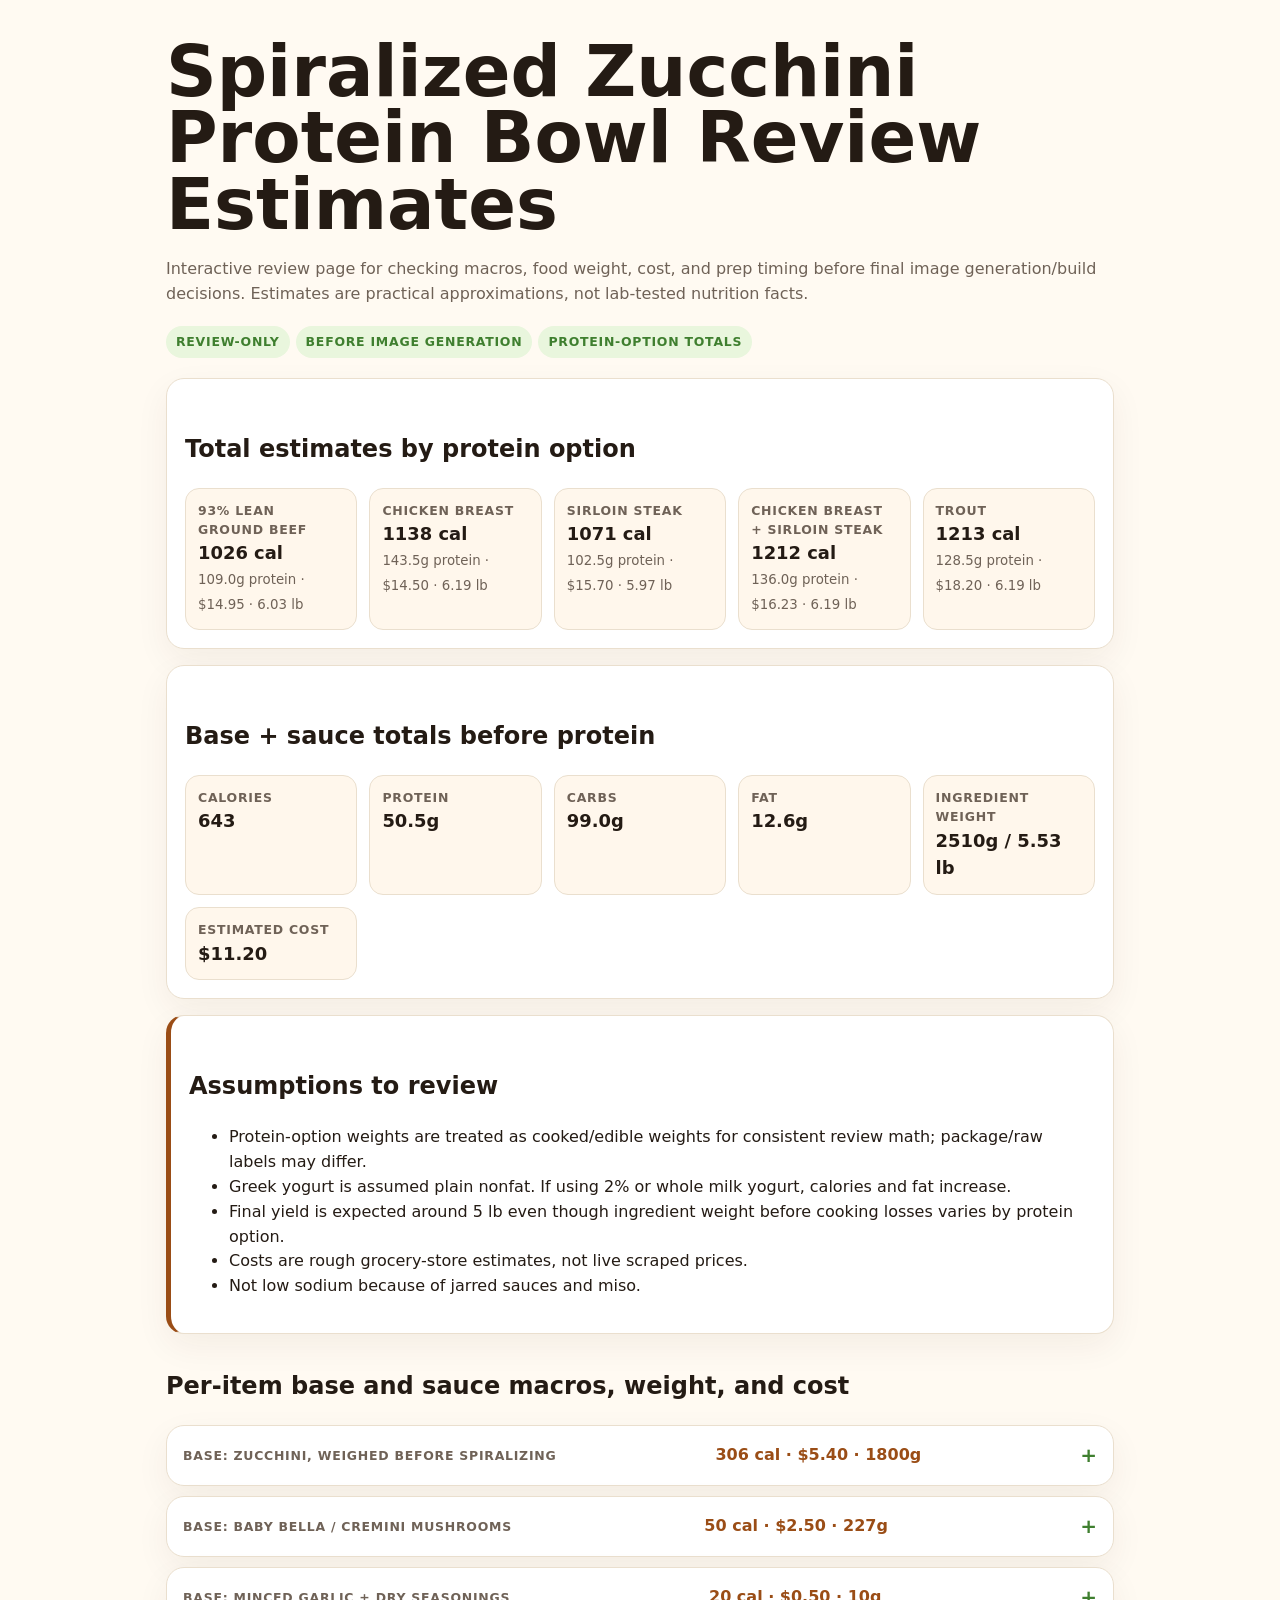
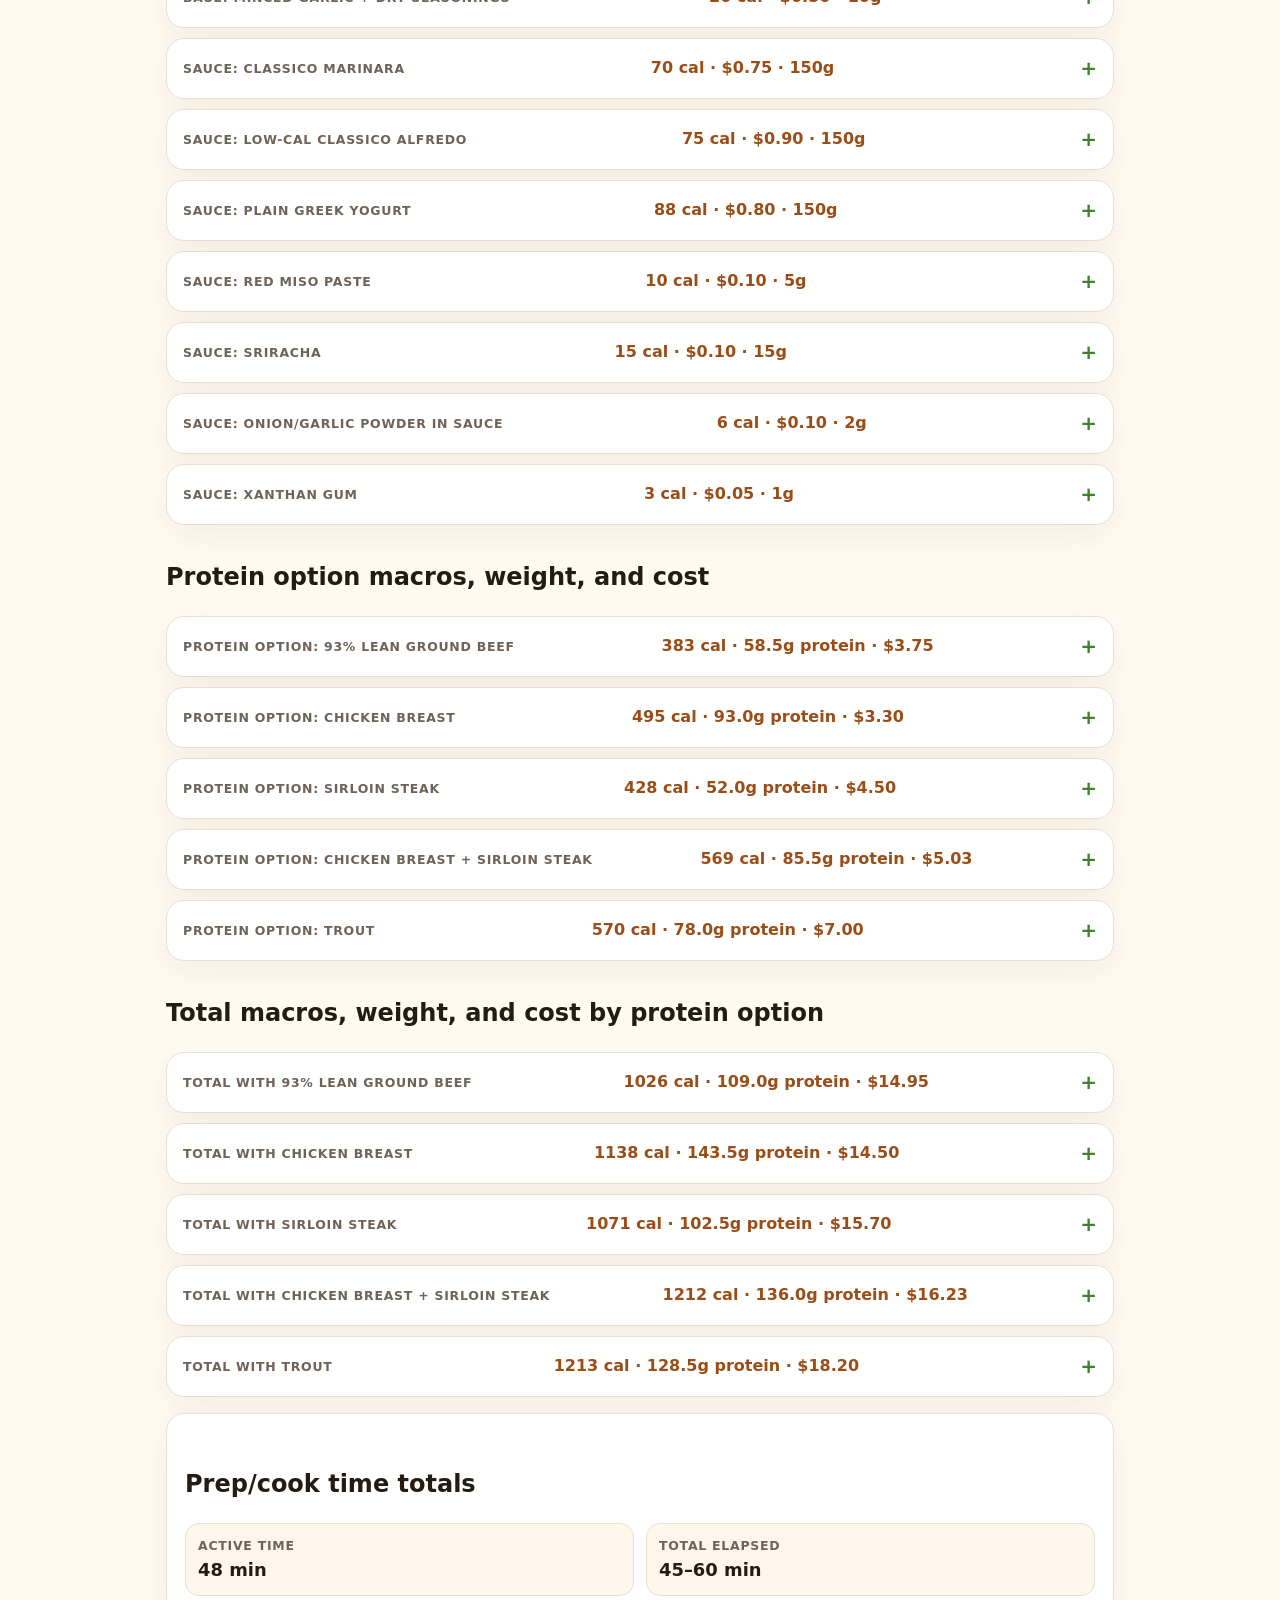
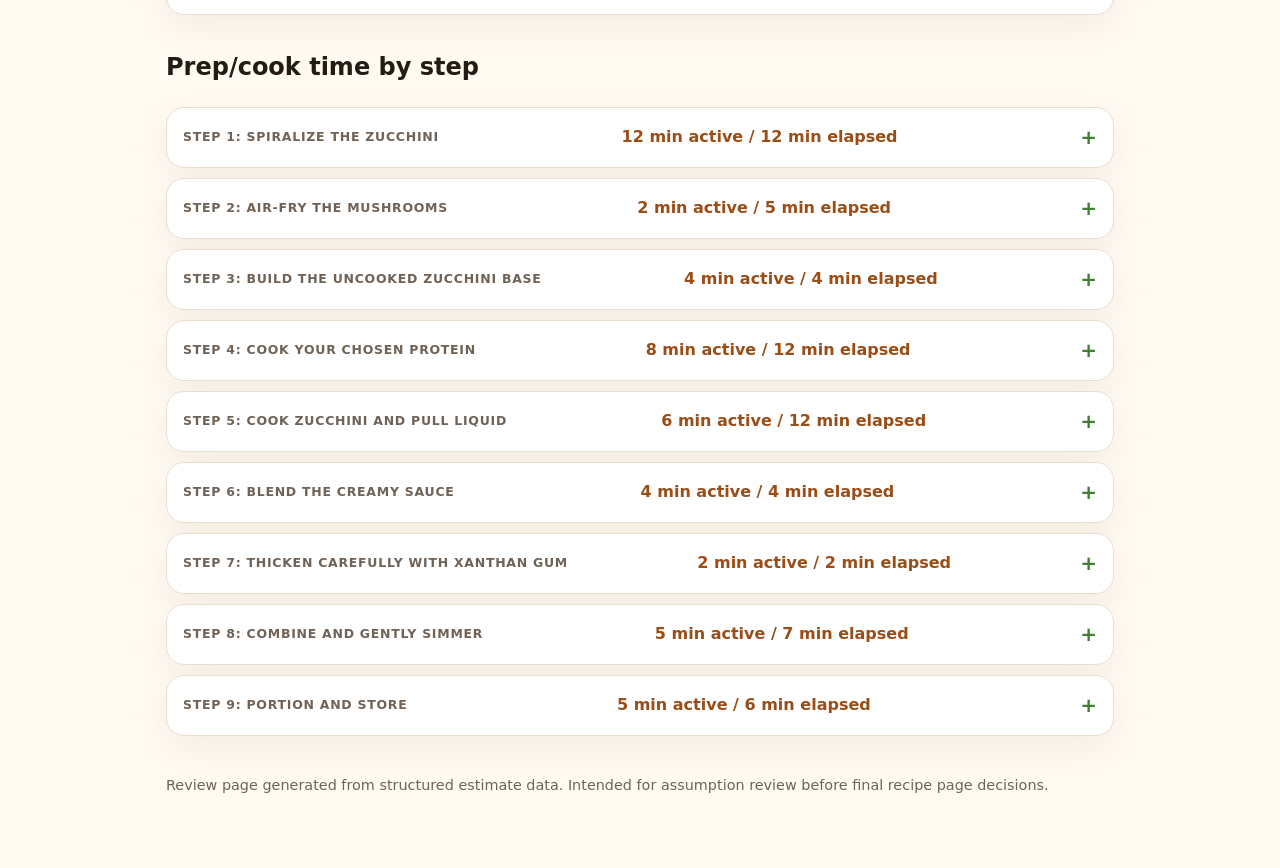
<file: recipes/high-volume-creamy-zucchini-protein-bowl-review/index.html>
<!doctype html><html lang="en"><head><meta charset="utf-8"><meta name="viewport" content="width=device-width, initial-scale=1"><title>Spiralized Zucchini Protein Bowl Review Estimates</title><meta name="description" content="Interactive review estimates for the spiralized zucchini protein bowl macros, cost, weight, and timing before image generation."><style>
:root{--bg:#fffaf2;--ink:#241b14;--muted:#6f6257;--card:#fff;--line:#eadfce;--accent:#3f7f2f;--accent2:#9a4d16}*{box-sizing:border-box}body{margin:0;font-family:ui-sans-serif,system-ui,-apple-system,BlinkMacSystemFont,"Segoe UI",sans-serif;background:var(--bg);color:var(--ink);line-height:1.55}main{max-width:980px;margin:0 auto;padding:28px 16px 72px}h1{font-size:clamp(2rem,7vw,4.4rem);line-height:.95;margin:.15em 0 .25em}h2{margin-top:34px}.summary,.card,.item{background:var(--card);border:1px solid var(--line);border-radius:18px;box-shadow:0 12px 34px rgba(64,35,10,.06)}.summary,.card{padding:18px;margin:16px 0}.lede,.note,small{color:var(--muted)}.badge{display:inline-block;background:#e9f6dd;color:var(--accent);font-weight:800;border-radius:999px;padding:6px 10px;margin:4px 6px 4px 0}.totals{display:grid;grid-template-columns:repeat(auto-fit,minmax(160px,1fr));gap:12px}.totals div,.mini-grid div{background:#fff7ec;border:1px solid var(--line);border-radius:14px;padding:12px}span{display:block;color:var(--muted);font-size:.78rem;text-transform:uppercase;letter-spacing:.06em;font-weight:800}strong{display:block;font-size:1.12rem}details.item{margin:10px 0;padding:0;overflow:hidden}summary{cursor:pointer;display:flex;gap:12px;justify-content:space-between;align-items:center;padding:14px 16px;list-style:none}summary::-webkit-details-marker{display:none}summary:after{content:"+";font-weight:900;color:var(--accent);font-size:1.25rem}details[open] summary:after{content:"–"}summary b{color:var(--accent2);white-space:nowrap}.mini-grid{display:grid;grid-template-columns:repeat(auto-fit,minmax(120px,1fr));gap:10px;padding:0 16px 12px}details p{padding:0 16px 14px;margin:0}.warn{border-left:5px solid var(--accent2)}footer{margin-top:38px;color:var(--muted);font-size:.9rem}@media(max-width:560px){summary{align-items:flex-start;flex-direction:column}summary b{white-space:normal}}
</style></head><body><main><header><h1>Spiralized Zucchini Protein Bowl Review Estimates</h1><p class="lede">Interactive review page for checking macros, food weight, cost, and prep timing before final image generation/build decisions. Estimates are practical approximations, not lab-tested nutrition facts.</p><p><span class="badge">Review-only</span><span class="badge">Before image generation</span><span class="badge">Protein-option totals</span></p></header>
<section class="summary"><h2>Total estimates by protein option</h2><div class="totals"><div><span>93% lean ground beef</span><strong>1026 cal</strong><small>109.0g protein · $14.95 · 6.03 lb</small></div>
<div><span>Chicken breast</span><strong>1138 cal</strong><small>143.5g protein · $14.50 · 6.19 lb</small></div>
<div><span>Sirloin steak</span><strong>1071 cal</strong><small>102.5g protein · $15.70 · 5.97 lb</small></div>
<div><span>Chicken breast + sirloin steak</span><strong>1212 cal</strong><small>136.0g protein · $16.23 · 6.19 lb</small></div>
<div><span>Trout</span><strong>1213 cal</strong><small>128.5g protein · $18.20 · 6.19 lb</small></div></div></section>
<section class="summary"><h2>Base + sauce totals before protein</h2><div class="totals"><div><span>Calories</span><strong>643</strong></div><div><span>Protein</span><strong>50.5g</strong></div><div><span>Carbs</span><strong>99.0g</strong></div><div><span>Fat</span><strong>12.6g</strong></div><div><span>Ingredient weight</span><strong>2510g / 5.53 lb</strong></div><div><span>Estimated cost</span><strong>$11.20</strong></div></div></section>
<section class="card warn"><h2>Assumptions to review</h2><ul><li>Protein-option weights are treated as cooked/edible weights for consistent review math; package/raw labels may differ.</li><li>Greek yogurt is assumed plain nonfat. If using 2% or whole milk yogurt, calories and fat increase.</li><li>Final yield is expected around 5 lb even though ingredient weight before cooking losses varies by protein option.</li><li>Costs are rough grocery-store estimates, not live scraped prices.</li><li>Not low sodium because of jarred sauces and miso.</li></ul></section>
<section><h2>Per-item base and sauce macros, weight, and cost</h2><details class="item"><summary><span>Base: Zucchini, weighed before spiralizing</span><b>306 cal · $5.40 · 1800g</b></summary><div class="mini-grid"><div><span>Calories</span><strong>306</strong></div><div><span>Protein</span><strong>21.6g</strong></div><div><span>Carbs</span><strong>55.8g</strong></div><div><span>Fat</span><strong>5.4g</strong></div><div><span>Weight</span><strong>1800g</strong></div><div><span>Cost</span><strong>$5.40</strong></div></div><p><b>Amount:</b> 1,800g</p><p class="note">USDA-style estimate: zucchini is high water; final cooked yield drops as liquid releases.</p></details>
<details class="item"><summary><span>Base: Baby bella / cremini mushrooms</span><b>50 cal · $2.50 · 227g</b></summary><div class="mini-grid"><div><span>Calories</span><strong>50</strong></div><div><span>Protein</span><strong>7.0g</strong></div><div><span>Carbs</span><strong>7.5g</strong></div><div><span>Fat</span><strong>0.7g</strong></div><div><span>Weight</span><strong>227g</strong></div><div><span>Cost</span><strong>$2.50</strong></div></div><p><b>Amount:</b> 8 oz / 227g</p><p class="note">White mushrooms also work; macros similar enough for review.</p></details>
<details class="item"><summary><span>Base: Minced garlic + dry seasonings</span><b>20 cal · $0.50 · 10g</b></summary><div class="mini-grid"><div><span>Calories</span><strong>20</strong></div><div><span>Protein</span><strong>0.5g</strong></div><div><span>Carbs</span><strong>4.0g</strong></div><div><span>Fat</span><strong>0.1g</strong></div><div><span>Weight</span><strong>10g</strong></div><div><span>Cost</span><strong>$0.50</strong></div></div><p><b>Amount:</b> to taste</p><p class="note">Garlic, garlic powder, smoked paprika, black pepper; estimate only.</p></details>
<details class="item"><summary><span>Sauce: Classico marinara</span><b>70 cal · $0.75 · 150g</b></summary><div class="mini-grid"><div><span>Calories</span><strong>70</strong></div><div><span>Protein</span><strong>2.0g</strong></div><div><span>Carbs</span><strong>14.0g</strong></div><div><span>Fat</span><strong>1.0g</strong></div><div><span>Weight</span><strong>150g</strong></div><div><span>Cost</span><strong>$0.75</strong></div></div><p><b>Amount:</b> 150g</p><p class="note">Typical jarred marinara estimate; exact label may vary.</p></details>
<details class="item"><summary><span>Sauce: Low-cal Classico alfredo</span><b>75 cal · $0.90 · 150g</b></summary><div class="mini-grid"><div><span>Calories</span><strong>75</strong></div><div><span>Protein</span><strong>3.0g</strong></div><div><span>Carbs</span><strong>6.0g</strong></div><div><span>Fat</span><strong>4.5g</strong></div><div><span>Weight</span><strong>150g</strong></div><div><span>Cost</span><strong>$0.90</strong></div></div><p><b>Amount:</b> 150g</p><p class="note">Light/low-cal alfredo estimate; exact label may vary.</p></details>
<details class="item"><summary><span>Sauce: Plain Greek yogurt</span><b>88 cal · $0.80 · 150g</b></summary><div class="mini-grid"><div><span>Calories</span><strong>88</strong></div><div><span>Protein</span><strong>15.6g</strong></div><div><span>Carbs</span><strong>5.4g</strong></div><div><span>Fat</span><strong>0.6g</strong></div><div><span>Weight</span><strong>150g</strong></div><div><span>Cost</span><strong>$0.80</strong></div></div><p><b>Amount:</b> 150g</p><p class="note">Assumes plain nonfat Greek yogurt. If using 2% or whole milk yogurt, fat/calories go up.</p></details>
<details class="item"><summary><span>Sauce: Red miso paste</span><b>10 cal · $0.10 · 5g</b></summary><div class="mini-grid"><div><span>Calories</span><strong>10</strong></div><div><span>Protein</span><strong>0.6g</strong></div><div><span>Carbs</span><strong>1.3g</strong></div><div><span>Fat</span><strong>0.3g</strong></div><div><span>Weight</span><strong>5g</strong></div><div><span>Cost</span><strong>$0.10</strong></div></div><p><b>Amount:</b> 5g</p><p class="note">Soy allergen; sodium-heavy.</p></details>
<details class="item"><summary><span>Sauce: Sriracha</span><b>15 cal · $0.10 · 15g</b></summary><div class="mini-grid"><div><span>Calories</span><strong>15</strong></div><div><span>Protein</span><strong>0.0g</strong></div><div><span>Carbs</span><strong>3.0g</strong></div><div><span>Fat</span><strong>0.0g</strong></div><div><span>Weight</span><strong>15g</strong></div><div><span>Cost</span><strong>$0.10</strong></div></div><p><b>Amount:</b> to taste, estimated 1 tbsp / 15g</p><p class="note">Adjust up/down to taste.</p></details>
<details class="item"><summary><span>Sauce: Onion/garlic powder in sauce</span><b>6 cal · $0.10 · 2g</b></summary><div class="mini-grid"><div><span>Calories</span><strong>6</strong></div><div><span>Protein</span><strong>0.2g</strong></div><div><span>Carbs</span><strong>1.2g</strong></div><div><span>Fat</span><strong>0.0g</strong></div><div><span>Weight</span><strong>2g</strong></div><div><span>Cost</span><strong>$0.10</strong></div></div><p><b>Amount:</b> to taste</p><p class="note">Small seasoning estimate.</p></details>
<details class="item"><summary><span>Sauce: Xanthan gum</span><b>3 cal · $0.05 · 1g</b></summary><div class="mini-grid"><div><span>Calories</span><strong>3</strong></div><div><span>Protein</span><strong>0.0g</strong></div><div><span>Carbs</span><strong>0.8g</strong></div><div><span>Fat</span><strong>0.0g</strong></div><div><span>Weight</span><strong>1g</strong></div><div><span>Cost</span><strong>$0.05</strong></div></div><p><b>Amount:</b> 1/8 tsp / tiny pinch, estimated 1g</p><p class="note">Mainly fiber; too much can make sauce gummy.</p></details></section>
<section><h2>Protein option macros, weight, and cost</h2><details class="item"><summary><span>Protein option: 93% lean ground beef</span><b>383 cal · 58.5g protein · $3.75</b></summary><div class="mini-grid"><div><span>Calories</span><strong>383</strong></div><div><span>Protein</span><strong>58.5g</strong></div><div><span>Carbs</span><strong>0.0g</strong></div><div><span>Fat</span><strong>18.0g</strong></div><div><span>Weight</span><strong>225g</strong></div><div><span>Cost</span><strong>$3.75</strong></div></div><p><b>Amount:</b> 225g</p><p class="note">Assumes listed 225g is cooked/edible amount for review consistency; raw-label values may differ.</p></details>
<details class="item"><summary><span>Protein option: Chicken breast</span><b>495 cal · 93.0g protein · $3.30</b></summary><div class="mini-grid"><div><span>Calories</span><strong>495</strong></div><div><span>Protein</span><strong>93.0g</strong></div><div><span>Carbs</span><strong>0.0g</strong></div><div><span>Fat</span><strong>10.8g</strong></div><div><span>Weight</span><strong>300g</strong></div><div><span>Cost</span><strong>$3.30</strong></div></div><p><b>Amount:</b> 300g</p><p class="note">Assumes cooked boneless skinless chicken breast.</p></details>
<details class="item"><summary><span>Protein option: Sirloin steak</span><b>428 cal · 52.0g protein · $4.50</b></summary><div class="mini-grid"><div><span>Calories</span><strong>428</strong></div><div><span>Protein</span><strong>52.0g</strong></div><div><span>Carbs</span><strong>0.0g</strong></div><div><span>Fat</span><strong>23.0g</strong></div><div><span>Weight</span><strong>200g</strong></div><div><span>Cost</span><strong>$4.50</strong></div></div><p><b>Amount:</b> 200g</p><p class="note">Assumes cooked lean sirloin; doneness and trimming change fat.</p></details>
<details class="item"><summary><span>Protein option: Chicken breast + sirloin steak</span><b>569 cal · 85.5g protein · $5.03</b></summary><div class="mini-grid"><div><span>Calories</span><strong>569</strong></div><div><span>Protein</span><strong>85.5g</strong></div><div><span>Carbs</span><strong>0.0g</strong></div><div><span>Fat</span><strong>22.7g</strong></div><div><span>Weight</span><strong>300g</strong></div><div><span>Cost</span><strong>$5.03</strong></div></div><p><b>Amount:</b> 150g chicken + 150g sirloin</p><p class="note">Assumes cooked weights: 150g chicken breast plus 150g cooked sirloin.</p></details>
<details class="item"><summary><span>Protein option: Trout</span><b>570 cal · 78.0g protein · $7.00</b></summary><div class="mini-grid"><div><span>Calories</span><strong>570</strong></div><div><span>Protein</span><strong>78.0g</strong></div><div><span>Carbs</span><strong>0.0g</strong></div><div><span>Fat</span><strong>24.0g</strong></div><div><span>Weight</span><strong>300g</strong></div><div><span>Cost</span><strong>$7.00</strong></div></div><p><b>Amount:</b> 300g</p><p class="note">Assumes cooked trout. Contains fish.</p></details></section>
<section><h2>Total macros, weight, and cost by protein option</h2><details class="item"><summary><span>Total with 93% lean ground beef</span><b>1026 cal · 109.0g protein · $14.95</b></summary><div class="mini-grid"><div><span>Calories</span><strong>1026</strong></div><div><span>Protein</span><strong>109.0g</strong></div><div><span>Carbs</span><strong>99.0g</strong></div><div><span>Fat</span><strong>30.6g</strong></div><div><span>Weight</span><strong>2735g</strong></div><div><span>Cost</span><strong>$14.95</strong></div></div><p class="note">Counted ingredient weight before cooking losses: 2735g / 6.03 lb. Final cooked yield is expected around 5 lb because zucchini releases liquid and volume shifts during cooking.</p></details>
<details class="item"><summary><span>Total with Chicken breast</span><b>1138 cal · 143.5g protein · $14.50</b></summary><div class="mini-grid"><div><span>Calories</span><strong>1138</strong></div><div><span>Protein</span><strong>143.5g</strong></div><div><span>Carbs</span><strong>99.0g</strong></div><div><span>Fat</span><strong>23.4g</strong></div><div><span>Weight</span><strong>2810g</strong></div><div><span>Cost</span><strong>$14.50</strong></div></div><p class="note">Counted ingredient weight before cooking losses: 2810g / 6.19 lb. Final cooked yield is expected around 5 lb because zucchini releases liquid and volume shifts during cooking.</p></details>
<details class="item"><summary><span>Total with Sirloin steak</span><b>1071 cal · 102.5g protein · $15.70</b></summary><div class="mini-grid"><div><span>Calories</span><strong>1071</strong></div><div><span>Protein</span><strong>102.5g</strong></div><div><span>Carbs</span><strong>99.0g</strong></div><div><span>Fat</span><strong>35.6g</strong></div><div><span>Weight</span><strong>2710g</strong></div><div><span>Cost</span><strong>$15.70</strong></div></div><p class="note">Counted ingredient weight before cooking losses: 2710g / 5.97 lb. Final cooked yield is expected around 5 lb because zucchini releases liquid and volume shifts during cooking.</p></details>
<details class="item"><summary><span>Total with Chicken breast + sirloin steak</span><b>1212 cal · 136.0g protein · $16.23</b></summary><div class="mini-grid"><div><span>Calories</span><strong>1212</strong></div><div><span>Protein</span><strong>136.0g</strong></div><div><span>Carbs</span><strong>99.0g</strong></div><div><span>Fat</span><strong>35.3g</strong></div><div><span>Weight</span><strong>2810g</strong></div><div><span>Cost</span><strong>$16.23</strong></div></div><p class="note">Counted ingredient weight before cooking losses: 2810g / 6.19 lb. Final cooked yield is expected around 5 lb because zucchini releases liquid and volume shifts during cooking.</p></details>
<details class="item"><summary><span>Total with Trout</span><b>1213 cal · 128.5g protein · $18.20</b></summary><div class="mini-grid"><div><span>Calories</span><strong>1213</strong></div><div><span>Protein</span><strong>128.5g</strong></div><div><span>Carbs</span><strong>99.0g</strong></div><div><span>Fat</span><strong>36.6g</strong></div><div><span>Weight</span><strong>2810g</strong></div><div><span>Cost</span><strong>$18.20</strong></div></div><p class="note">Counted ingredient weight before cooking losses: 2810g / 6.19 lb. Final cooked yield is expected around 5 lb because zucchini releases liquid and volume shifts during cooking.</p></details></section>
<section class="summary"><h2>Prep/cook time totals</h2><div class="totals"><div><span>Active time</span><strong>48 min</strong></div><div><span>Total elapsed</span><strong>45–60 min</strong></div></div></section>
<section><h2>Prep/cook time by step</h2><details class="item"><summary><span>Step 1: Spiralize the zucchini</span><b>12 min active / 12 min elapsed</b></summary><p class="note">Weigh, trim, spiralize, and bag zucchini ends.</p></details>
<details class="item"><summary><span>Step 2: Air-fry the mushrooms</span><b>2 min active / 5 min elapsed</b></summary><p class="note">Load mushrooms; shake once if practical.</p></details>
<details class="item"><summary><span>Step 3: Build the uncooked zucchini base</span><b>4 min active / 4 min elapsed</b></summary><p class="note">Combine zucchini, mushrooms, garlic, and seasonings before heat.</p></details>
<details class="item"><summary><span>Step 4: Cook your chosen protein</span><b>8 min active / 12 min elapsed</b></summary><p class="note">Timing depends on protein and method; cook fully and set aside.</p></details>
<details class="item"><summary><span>Step 5: Cook zucchini and pull liquid</span><b>6 min active / 12 min elapsed</b></summary><p class="note">Cook until softened and watery but not mush; reserve liquid.</p></details>
<details class="item"><summary><span>Step 6: Blend the creamy sauce</span><b>4 min active / 4 min elapsed</b></summary><p class="note">Blend marinara, alfredo, yogurt, miso, sriracha, powders, and reserved liquid.</p></details>
<details class="item"><summary><span>Step 7: Thicken carefully with xanthan gum</span><b>2 min active / 2 min elapsed</b></summary><p class="note">Blend in tiny pinch slowly; stop before gummy.</p></details>
<details class="item"><summary><span>Step 8: Combine and gently simmer</span><b>5 min active / 7 min elapsed</b></summary><p class="note">Add protein and sauce; keep low to avoid yogurt curdling.</p></details>
<details class="item"><summary><span>Step 9: Portion and store</span><b>5 min active / 6 min elapsed</b></summary><p class="note">Let settle, then pack as one large batch or 4–6 servings.</p></details></section>
<footer>Review page generated from structured estimate data. Intended for assumption review before final recipe page decisions.</footer></main></body></html>
</file>
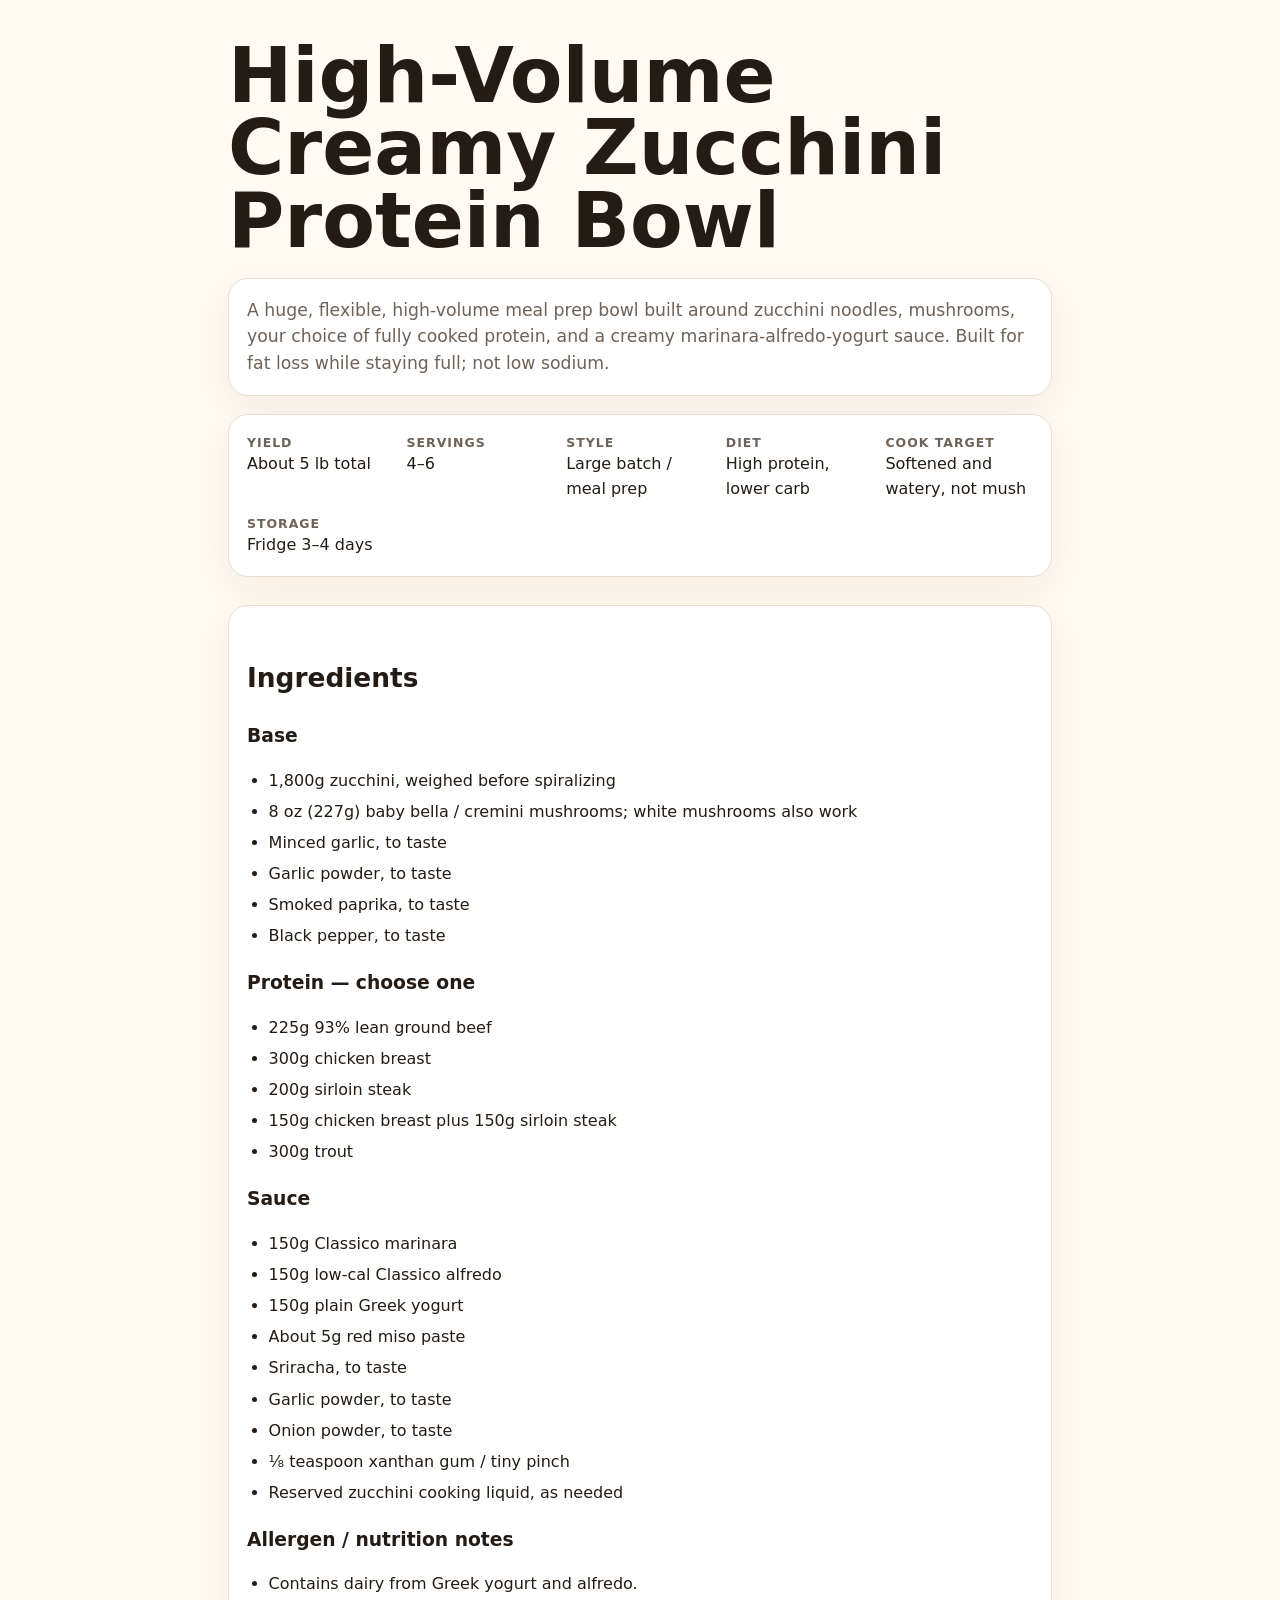
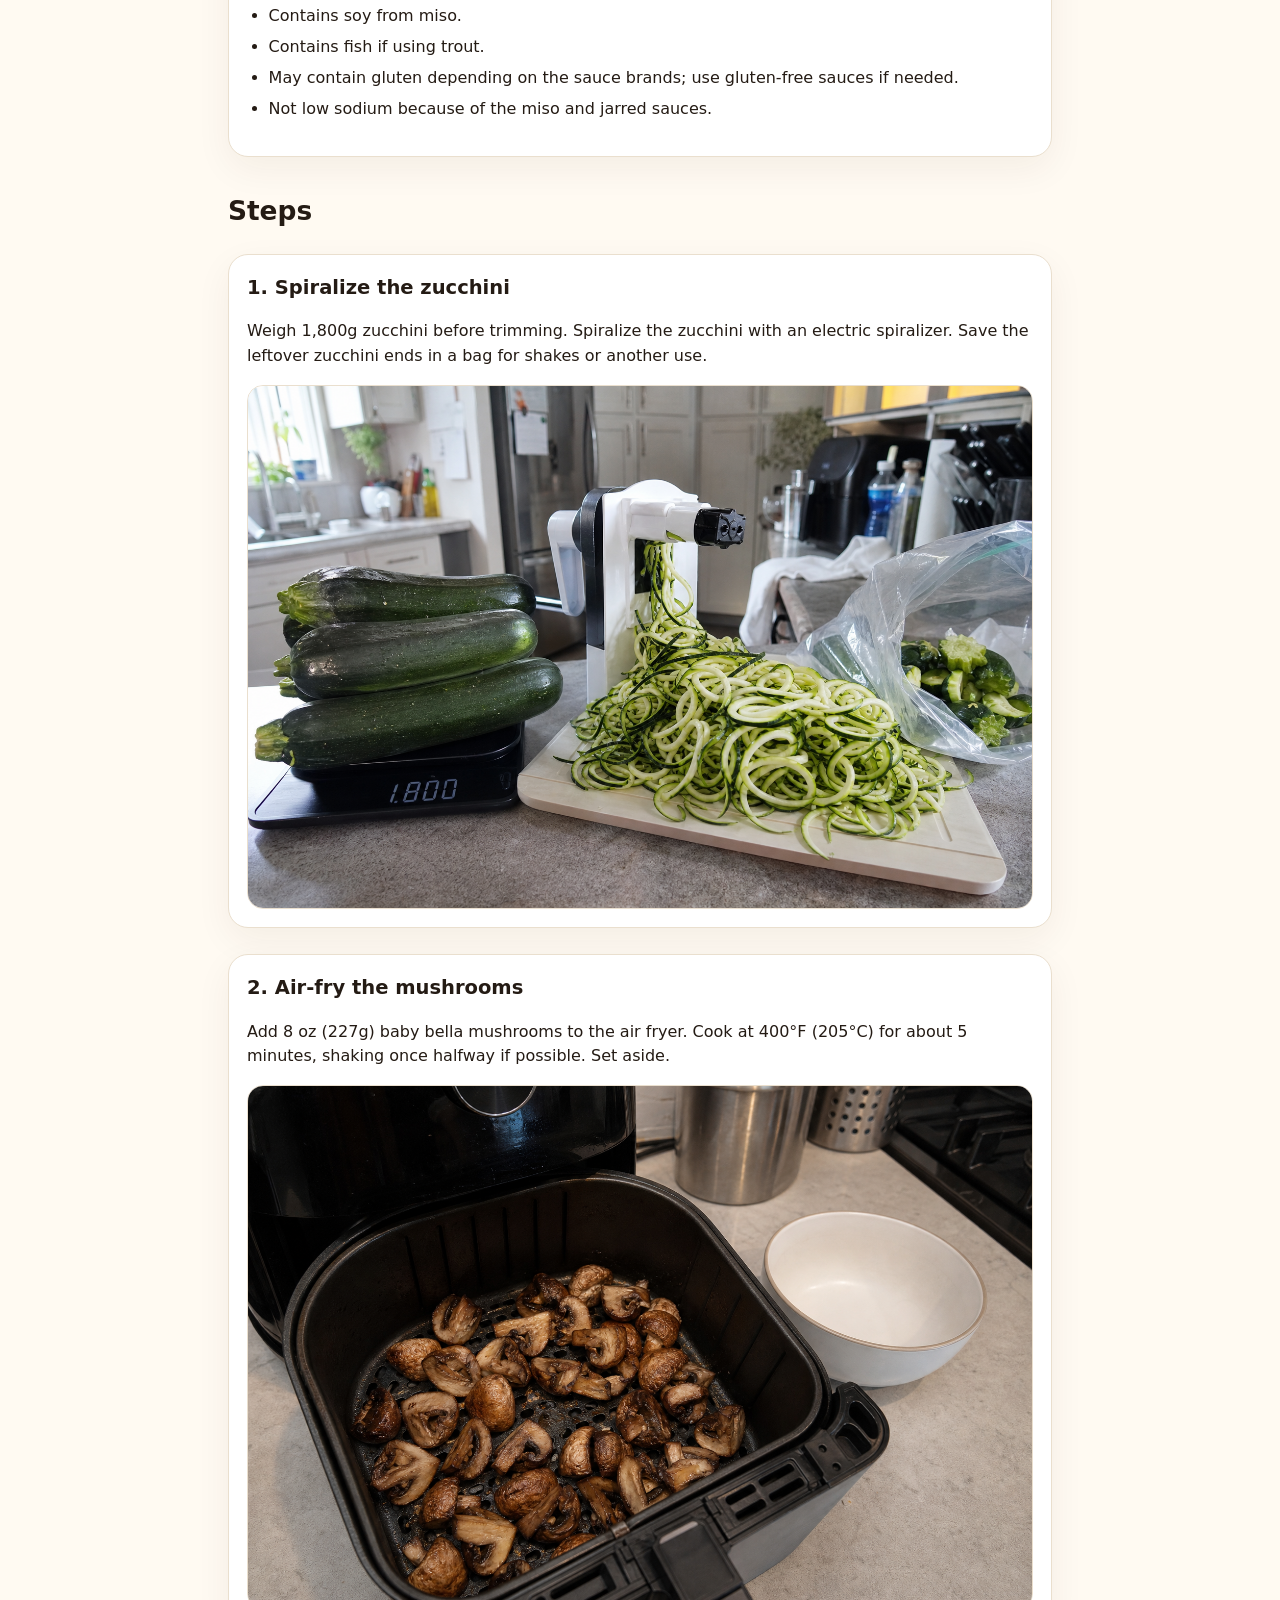
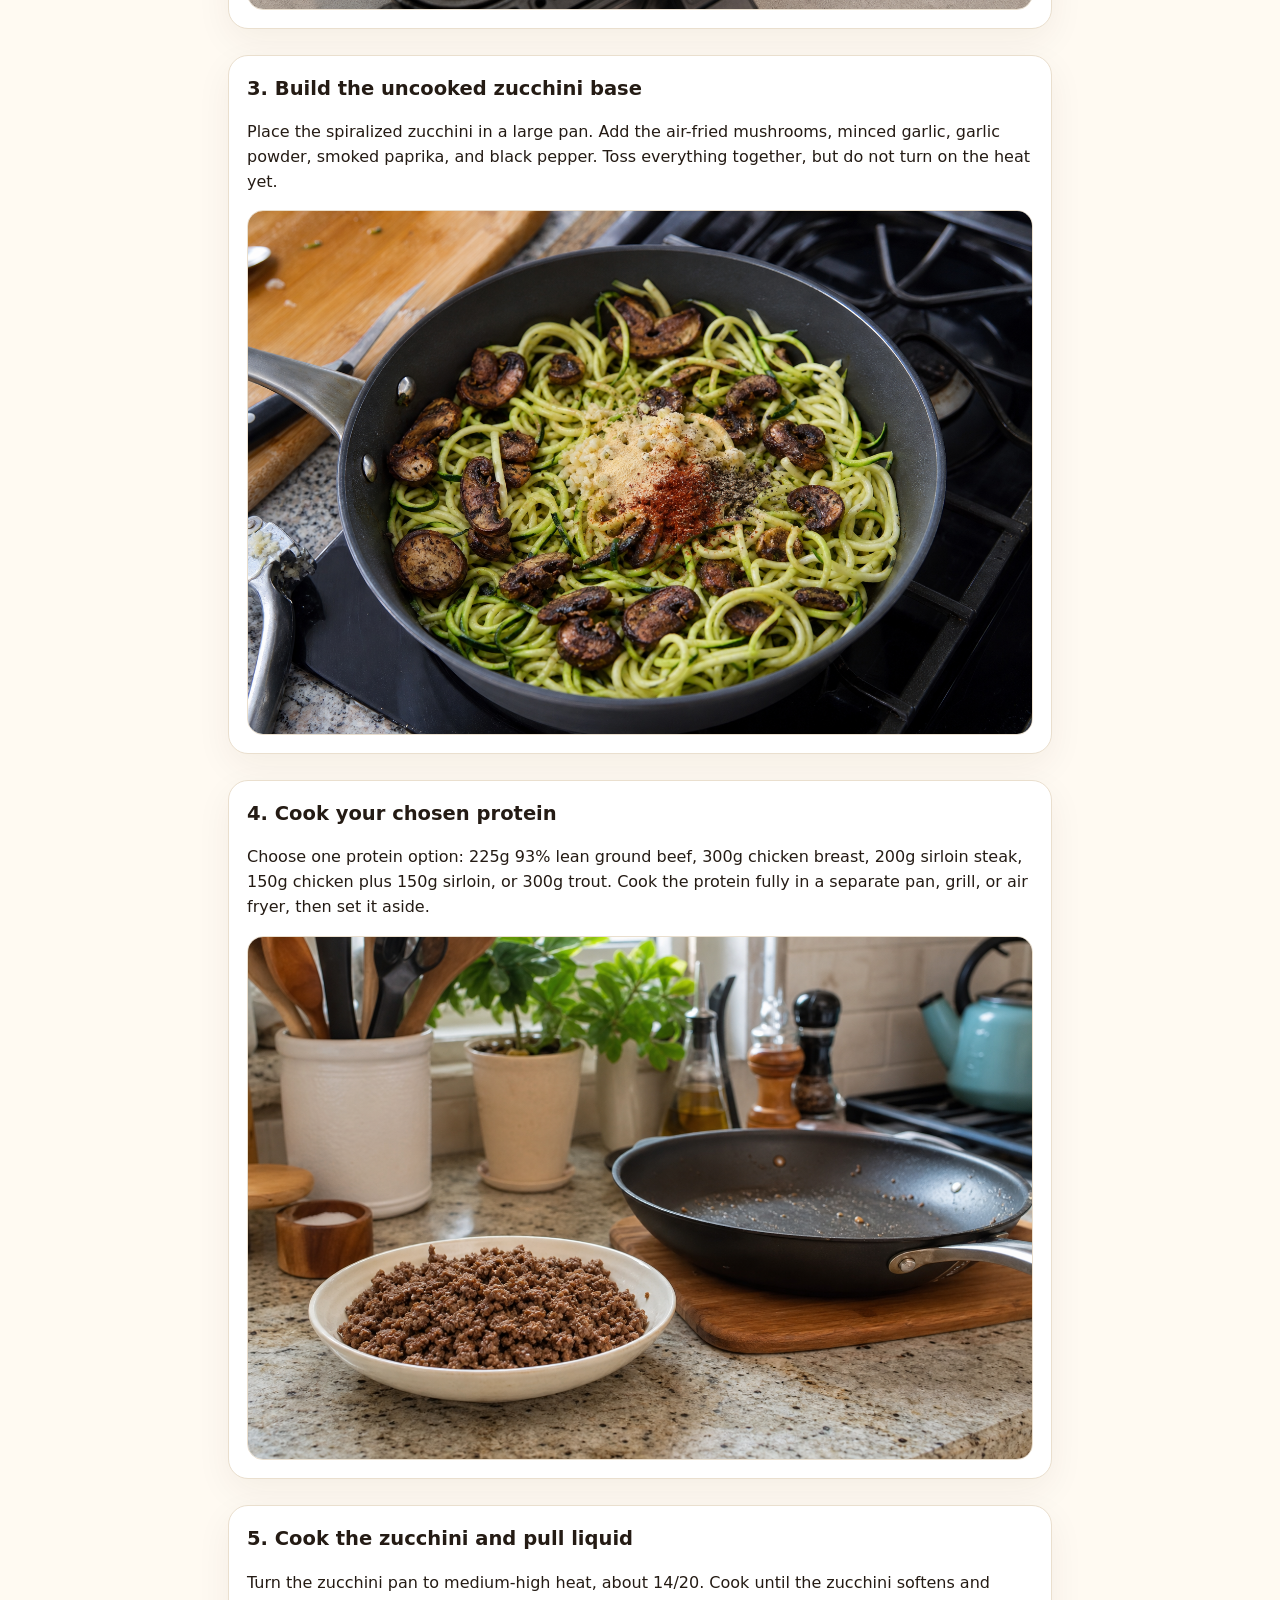
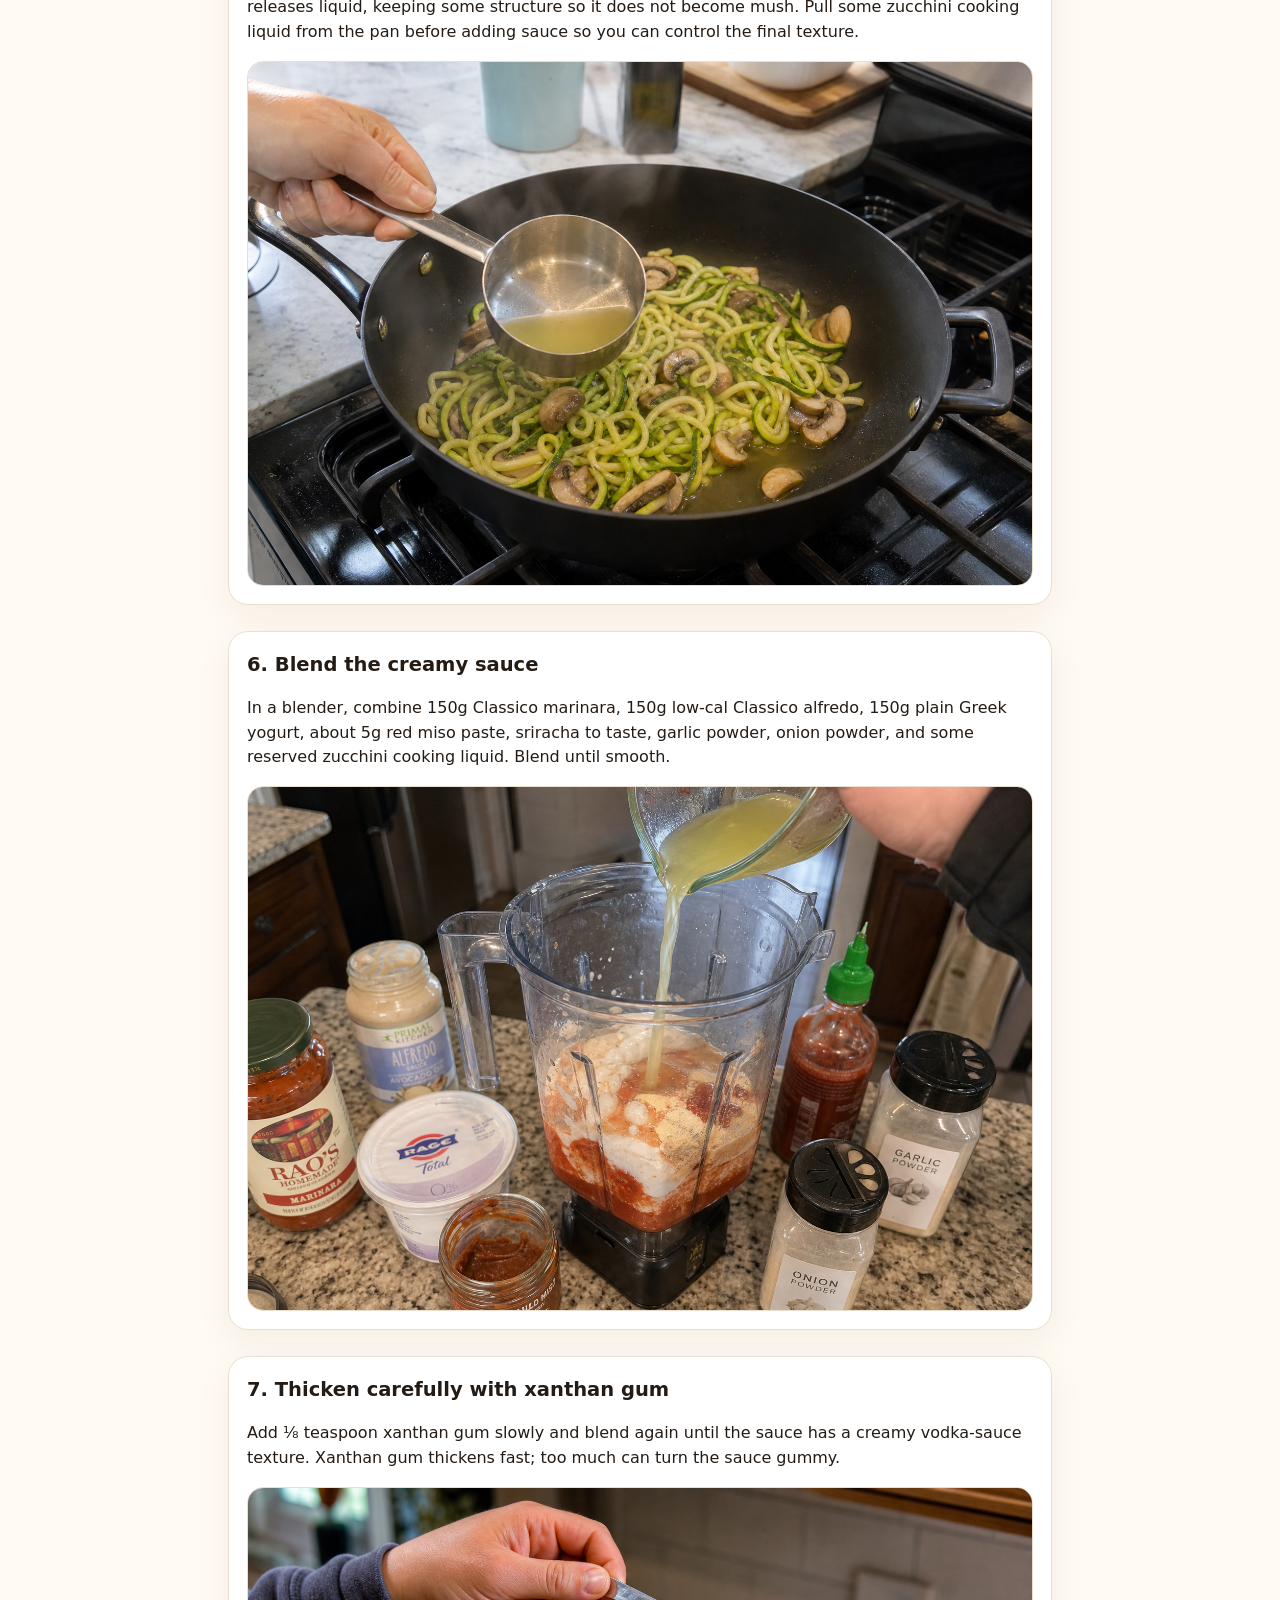
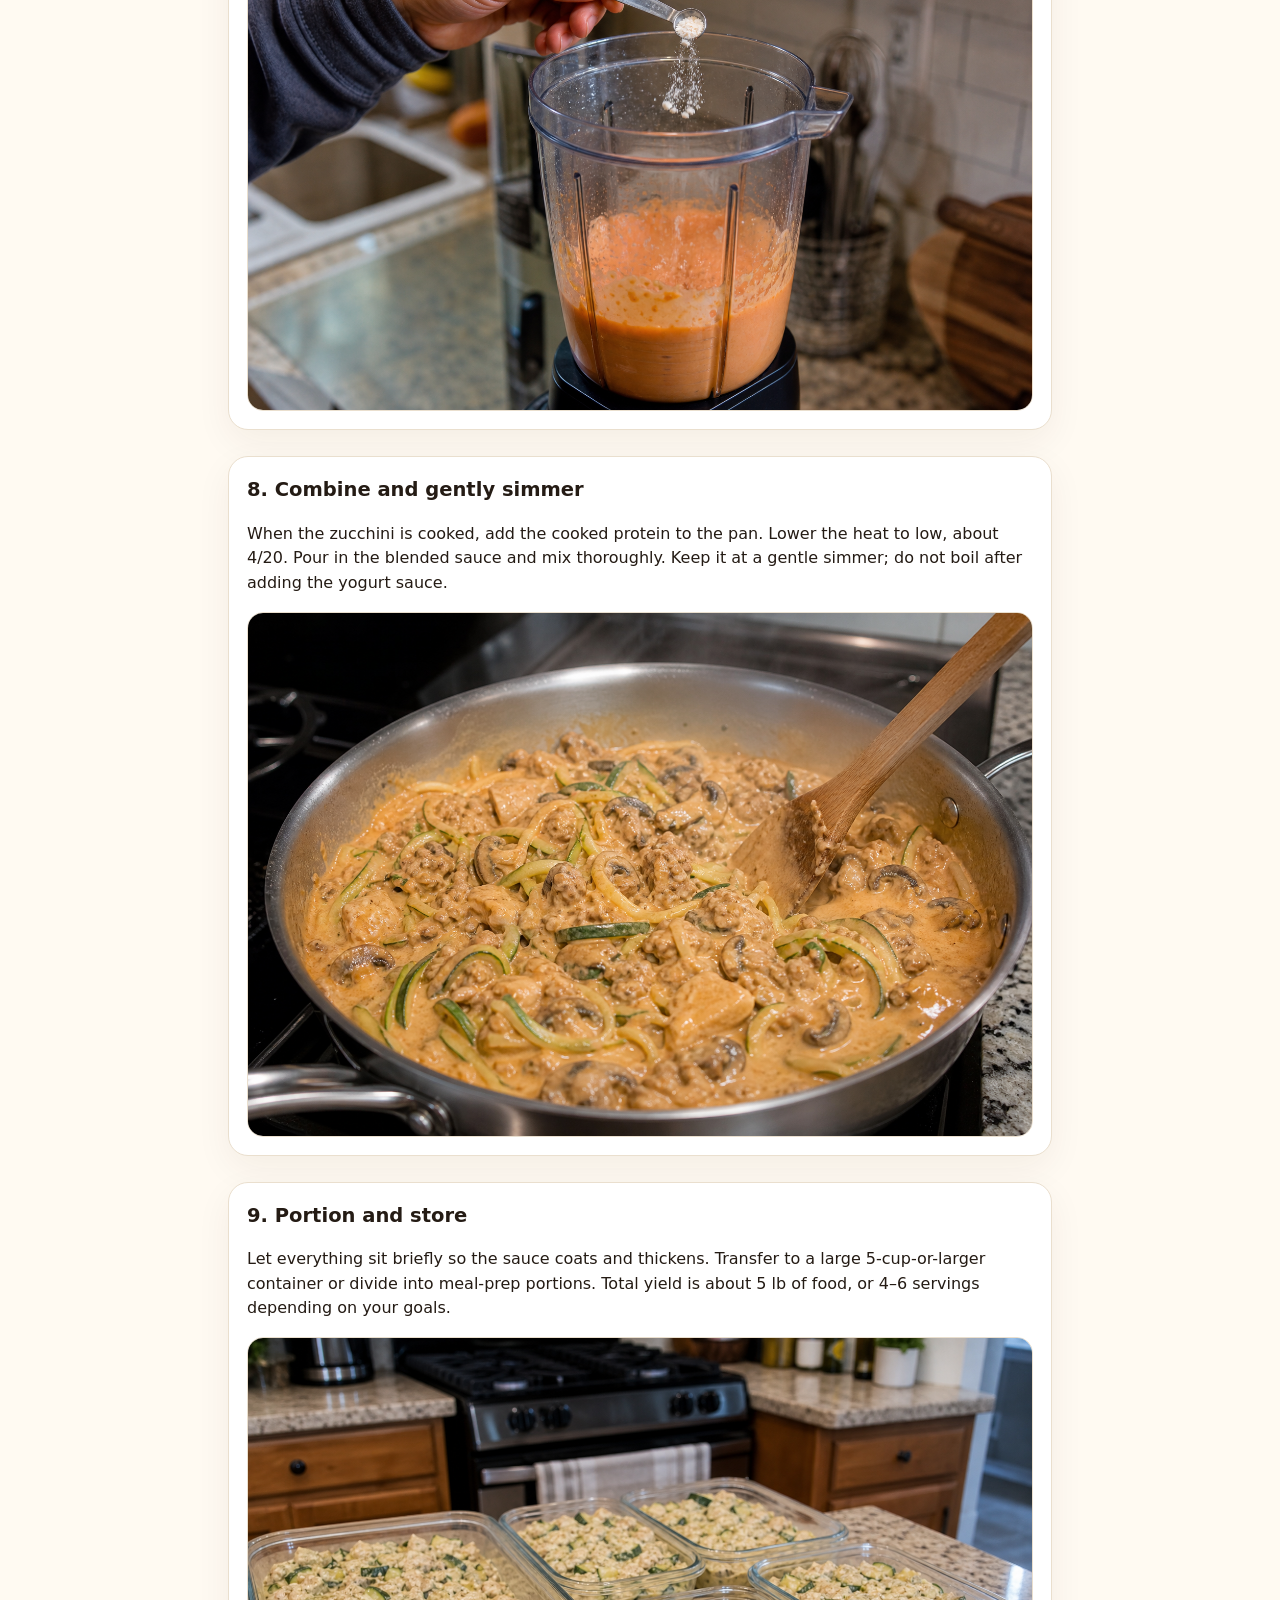
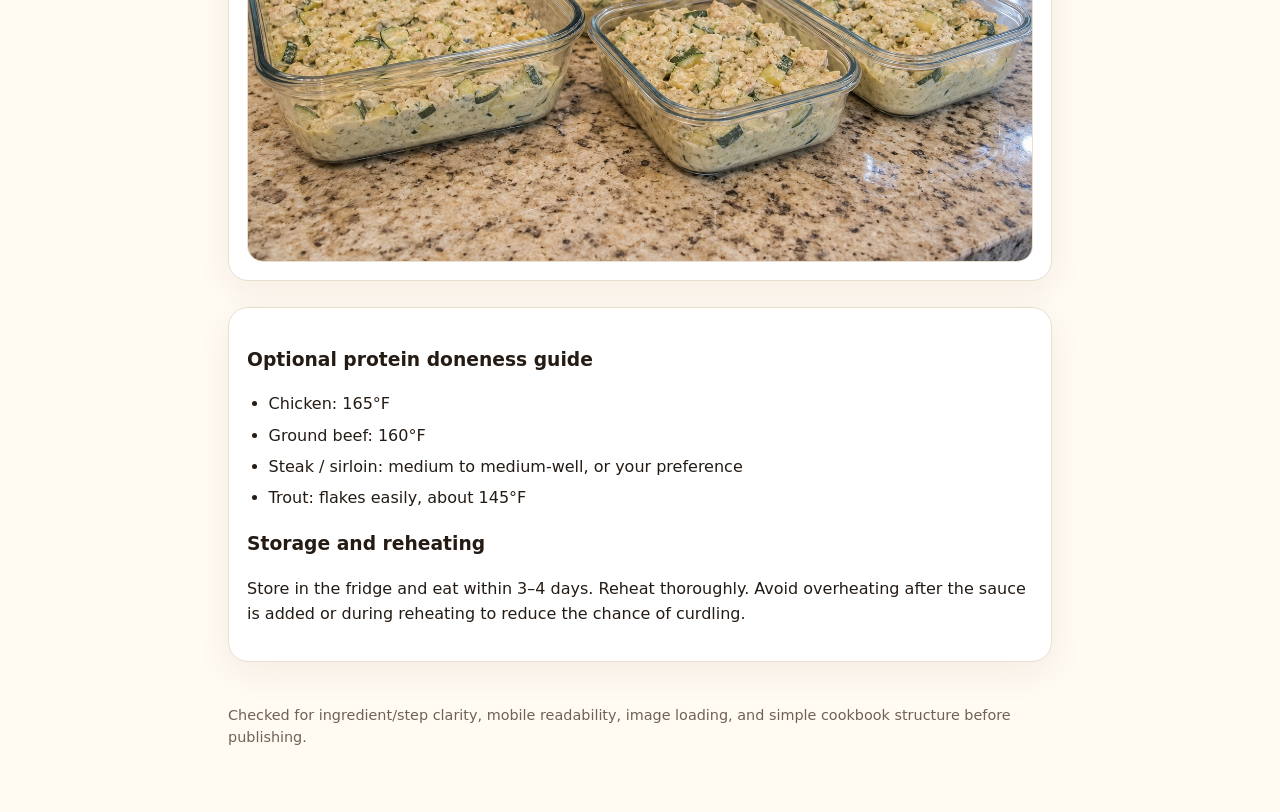
<file: recipes/high-volume-creamy-zucchini-protein-bowl/index.html>
<!doctype html>
<html lang="en">
<head>
  <meta charset="utf-8">
  <meta name="viewport" content="width=device-width, initial-scale=1">
  <title>High-Volume Creamy Zucchini Protein Bowl</title>
  <meta name="description" content="A large-batch, high-satiety zucchini protein meal prep bowl with a creamy marinara-alfredo-yogurt sauce.">
  <style>
    :root { --bg:#fffaf2; --ink:#241b14; --muted:#6f6257; --card:#ffffff; --line:#eadfce; --accent:#9a4d16; }
    * { box-sizing:border-box; }
    body { margin:0; font-family: ui-sans-serif, system-ui, -apple-system, BlinkMacSystemFont, "Segoe UI", sans-serif; background:var(--bg); color:var(--ink); line-height:1.55; }
    main { max-width: 860px; margin: 0 auto; padding: 28px 18px 64px; }
    header { margin-bottom: 28px; }
    .eyebrow { color:var(--accent); font-weight:800; letter-spacing:.12em; text-transform:uppercase; font-size:.78rem; }
    h1 { font-size: clamp(2.1rem, 8vw, 4.8rem); line-height:.95; margin:.15em 0 .25em; }
    .summary, .meta, .card { background:var(--card); border:1px solid var(--line); border-radius:20px; padding:18px; box-shadow:0 12px 36px rgba(64,35,10,.06); }
    .summary { font-size:1.08rem; color:var(--muted); }
    .meta { display:grid; grid-template-columns: repeat(auto-fit, minmax(140px, 1fr)); gap:12px; margin:18px 0; }
    .meta div { min-width:0; }
    .label { color:var(--muted); font-size:.78rem; font-weight:800; text-transform:uppercase; letter-spacing:.08em; }
    h2 { margin-top:34px; font-size:1.65rem; }
    ul, ol { padding-left:1.35rem; }
    li { margin:.4rem 0; }
    .step { margin:18px 0 26px; overflow:hidden; }
    .step img { width:100%; height:auto; display:block; border-radius:16px; border:1px solid var(--line); margin-top:12px; }
    .step h3 { margin:0 0 .35rem; font-size:1.22rem; }
    .note { color:var(--muted); font-size:.95rem; }
    footer { margin-top:42px; color:var(--muted); font-size:.9rem; }
    @media (max-width: 560px) { main { padding:22px 14px 52px; } .summary,.meta,.card { border-radius:16px; padding:15px; } }
  </style>
</head>
<body>
  <main>
    <header>
      <h1>High-Volume Creamy Zucchini Protein Bowl</h1>
      <p class="summary">A huge, flexible, high-volume meal prep bowl built around zucchini noodles, mushrooms, your choice of fully cooked protein, and a creamy marinara-alfredo-yogurt sauce. Built for fat loss while staying full; not low sodium.</p>
      <section class="meta" aria-label="Recipe overview"><div><div class="label">Yield</div><div>About 5 lb total</div></div><div><div class="label">Servings</div><div>4–6</div></div><div><div class="label">Style</div><div>Large batch / meal prep</div></div><div><div class="label">Diet</div><div>High protein, lower carb</div></div><div><div class="label">Cook target</div><div>Softened and watery, not mush</div></div><div><div class="label">Storage</div><div>Fridge 3–4 days</div></div></section>
    </header>
    <section class="card" aria-labelledby="ingredients-heading">
      <h2 id="ingredients-heading">Ingredients</h2>
      
<h3>Base</h3>
<ul>
  <li>1,800g zucchini, weighed before spiralizing</li>
  <li>8 oz (227g) baby bella / cremini mushrooms; white mushrooms also work</li>
  <li>Minced garlic, to taste</li>
  <li>Garlic powder, to taste</li>
  <li>Smoked paprika, to taste</li>
  <li>Black pepper, to taste</li>
</ul>
<h3>Protein — choose one</h3>
<ul>
  <li>225g 93% lean ground beef</li>
  <li>300g chicken breast</li>
  <li>200g sirloin steak</li>
  <li>150g chicken breast plus 150g sirloin steak</li>
  <li>300g trout</li>
</ul>
<h3>Sauce</h3>
<ul>
  <li>150g Classico marinara</li>
  <li>150g low-cal Classico alfredo</li>
  <li>150g plain Greek yogurt</li>
  <li>About 5g red miso paste</li>
  <li>Sriracha, to taste</li>
  <li>Garlic powder, to taste</li>
  <li>Onion powder, to taste</li>
  <li>⅛ teaspoon xanthan gum / tiny pinch</li>
  <li>Reserved zucchini cooking liquid, as needed</li>
</ul>
<h3>Allergen / nutrition notes</h3>
<ul>
  <li>Contains dairy from Greek yogurt and alfredo.</li>
  <li>Contains soy from miso.</li>
  <li>Contains fish if using trout.</li>
  <li>May contain gluten depending on the sauce brands; use gluten-free sauces if needed.</li>
  <li>Not low sodium because of the miso and jarred sauces.</li>
</ul>

    </section>
    <section aria-labelledby="steps-heading">
      <h2 id="steps-heading">Steps</h2>
      <article class="card step">
  <h3>1. Spiralize the zucchini</h3>
  <p>Weigh 1,800g zucchini before trimming. Spiralize the zucchini with an electric spiralizer. Save the leftover zucchini ends in a bag for shakes or another use.</p>
  <img src="assets/step-1.png" alt="Step 1: Spiralize the zucchini">
</article>
<article class="card step">
  <h3>2. Air-fry the mushrooms</h3>
  <p>Add 8 oz (227g) baby bella mushrooms to the air fryer. Cook at 400°F (205°C) for about 5 minutes, shaking once halfway if possible. Set aside.</p>
  <img src="assets/step-2.png" alt="Step 2: Air-fry the mushrooms">
</article>
<article class="card step">
  <h3>3. Build the uncooked zucchini base</h3>
  <p>Place the spiralized zucchini in a large pan. Add the air-fried mushrooms, minced garlic, garlic powder, smoked paprika, and black pepper. Toss everything together, but do not turn on the heat yet.</p>
  <img src="assets/step-3.png" alt="Step 3: Build the uncooked zucchini base">
</article>
<article class="card step">
  <h3>4. Cook your chosen protein</h3>
  <p>Choose one protein option: 225g 93% lean ground beef, 300g chicken breast, 200g sirloin steak, 150g chicken plus 150g sirloin, or 300g trout. Cook the protein fully in a separate pan, grill, or air fryer, then set it aside.</p>
  <img src="assets/step-4.png" alt="Step 4: Cook your chosen protein">
</article>
<article class="card step">
  <h3>5. Cook the zucchini and pull liquid</h3>
  <p>Turn the zucchini pan to medium-high heat, about 14/20. Cook until the zucchini softens and releases liquid, keeping some structure so it does not become mush. Pull some zucchini cooking liquid from the pan before adding sauce so you can control the final texture.</p>
  <img src="assets/step-5.png" alt="Step 5: Cook the zucchini and pull liquid">
</article>
<article class="card step">
  <h3>6. Blend the creamy sauce</h3>
  <p>In a blender, combine 150g Classico marinara, 150g low-cal Classico alfredo, 150g plain Greek yogurt, about 5g red miso paste, sriracha to taste, garlic powder, onion powder, and some reserved zucchini cooking liquid. Blend until smooth.</p>
  <img src="assets/step-6.png" alt="Step 6: Blend the creamy sauce">
</article>
<article class="card step">
  <h3>7. Thicken carefully with xanthan gum</h3>
  <p>Add ⅛ teaspoon xanthan gum slowly and blend again until the sauce has a creamy vodka-sauce texture. Xanthan gum thickens fast; too much can turn the sauce gummy.</p>
  <img src="assets/step-7.png" alt="Step 7: Thicken carefully with xanthan gum">
</article>
<article class="card step">
  <h3>8. Combine and gently simmer</h3>
  <p>When the zucchini is cooked, add the cooked protein to the pan. Lower the heat to low, about 4/20. Pour in the blended sauce and mix thoroughly. Keep it at a gentle simmer; do not boil after adding the yogurt sauce.</p>
  <img src="assets/step-8.png" alt="Step 8: Combine and gently simmer">
</article>
<article class="card step">
  <h3>9. Portion and store</h3>
  <p>Let everything sit briefly so the sauce coats and thickens. Transfer to a large 5-cup-or-larger container or divide into meal-prep portions. Total yield is about 5 lb of food, or 4–6 servings depending on your goals.</p>
  <img src="assets/step-9.png" alt="Step 9: Portion and store">
</article>
<section class="card">
  <h3>Optional protein doneness guide</h3>
  <ul>
    <li>Chicken: 165°F</li>
    <li>Ground beef: 160°F</li>
    <li>Steak / sirloin: medium to medium-well, or your preference</li>
    <li>Trout: flakes easily, about 145°F</li>
  </ul>
  <h3>Storage and reheating</h3>
  <p>Store in the fridge and eat within 3–4 days. Reheat thoroughly. Avoid overheating after the sauce is added or during reheating to reduce the chance of curdling.</p>
</section>
    </section>
    <footer>Checked for ingredient/step clarity, mobile readability, image loading, and simple cookbook structure before publishing.</footer>
  </main>
</body>
</html>
</file>
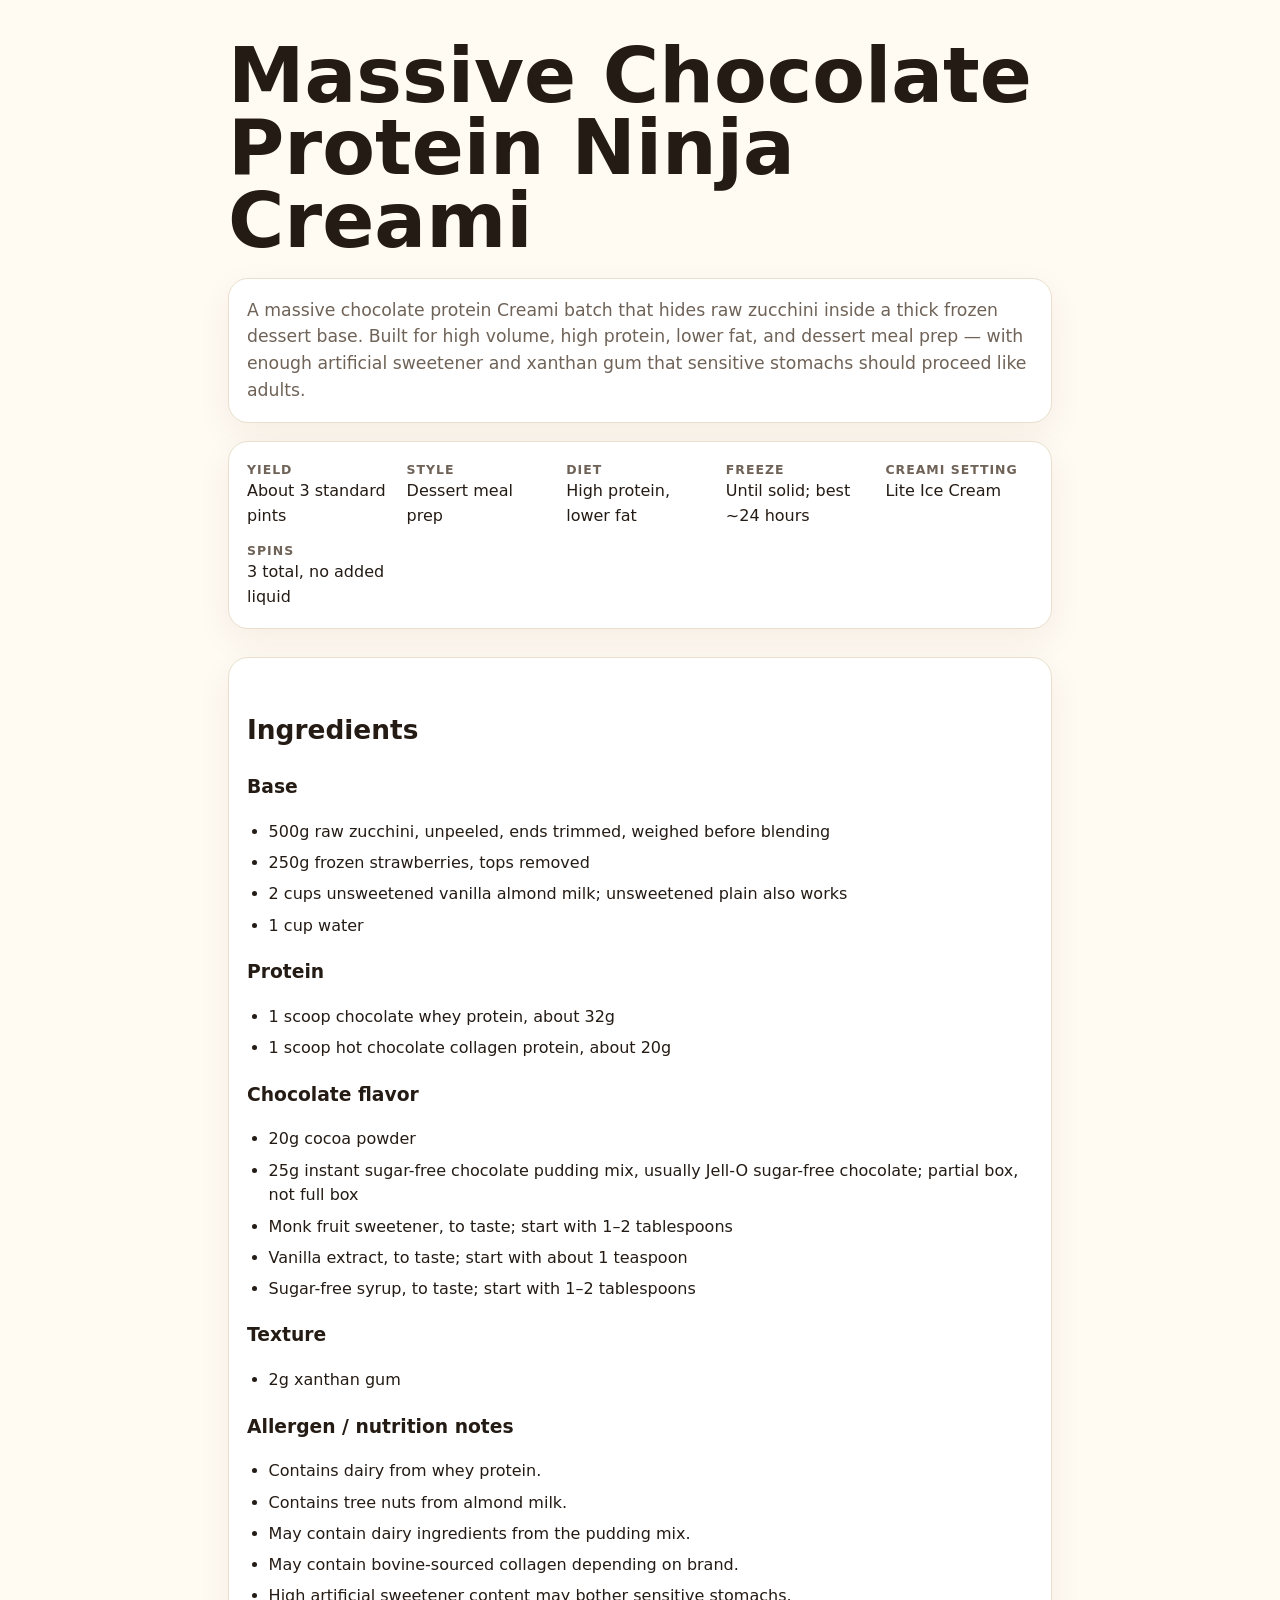
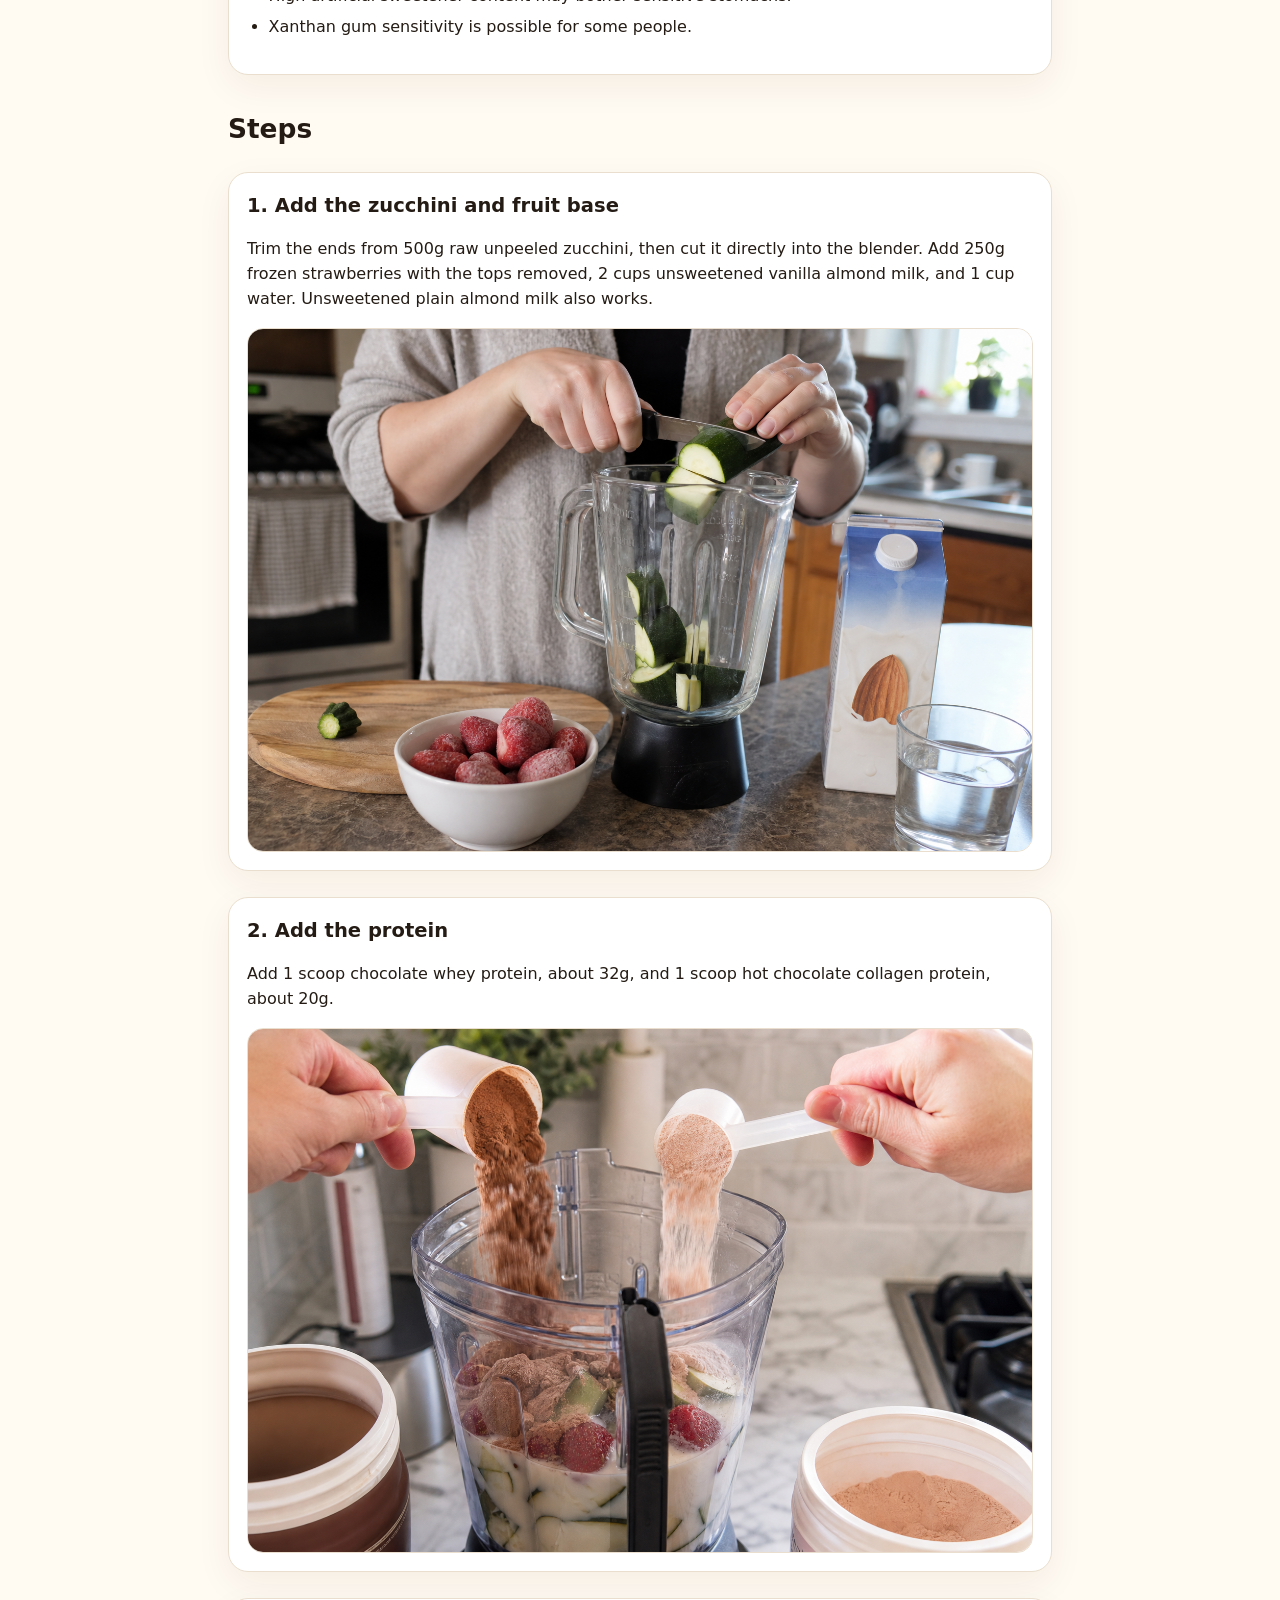
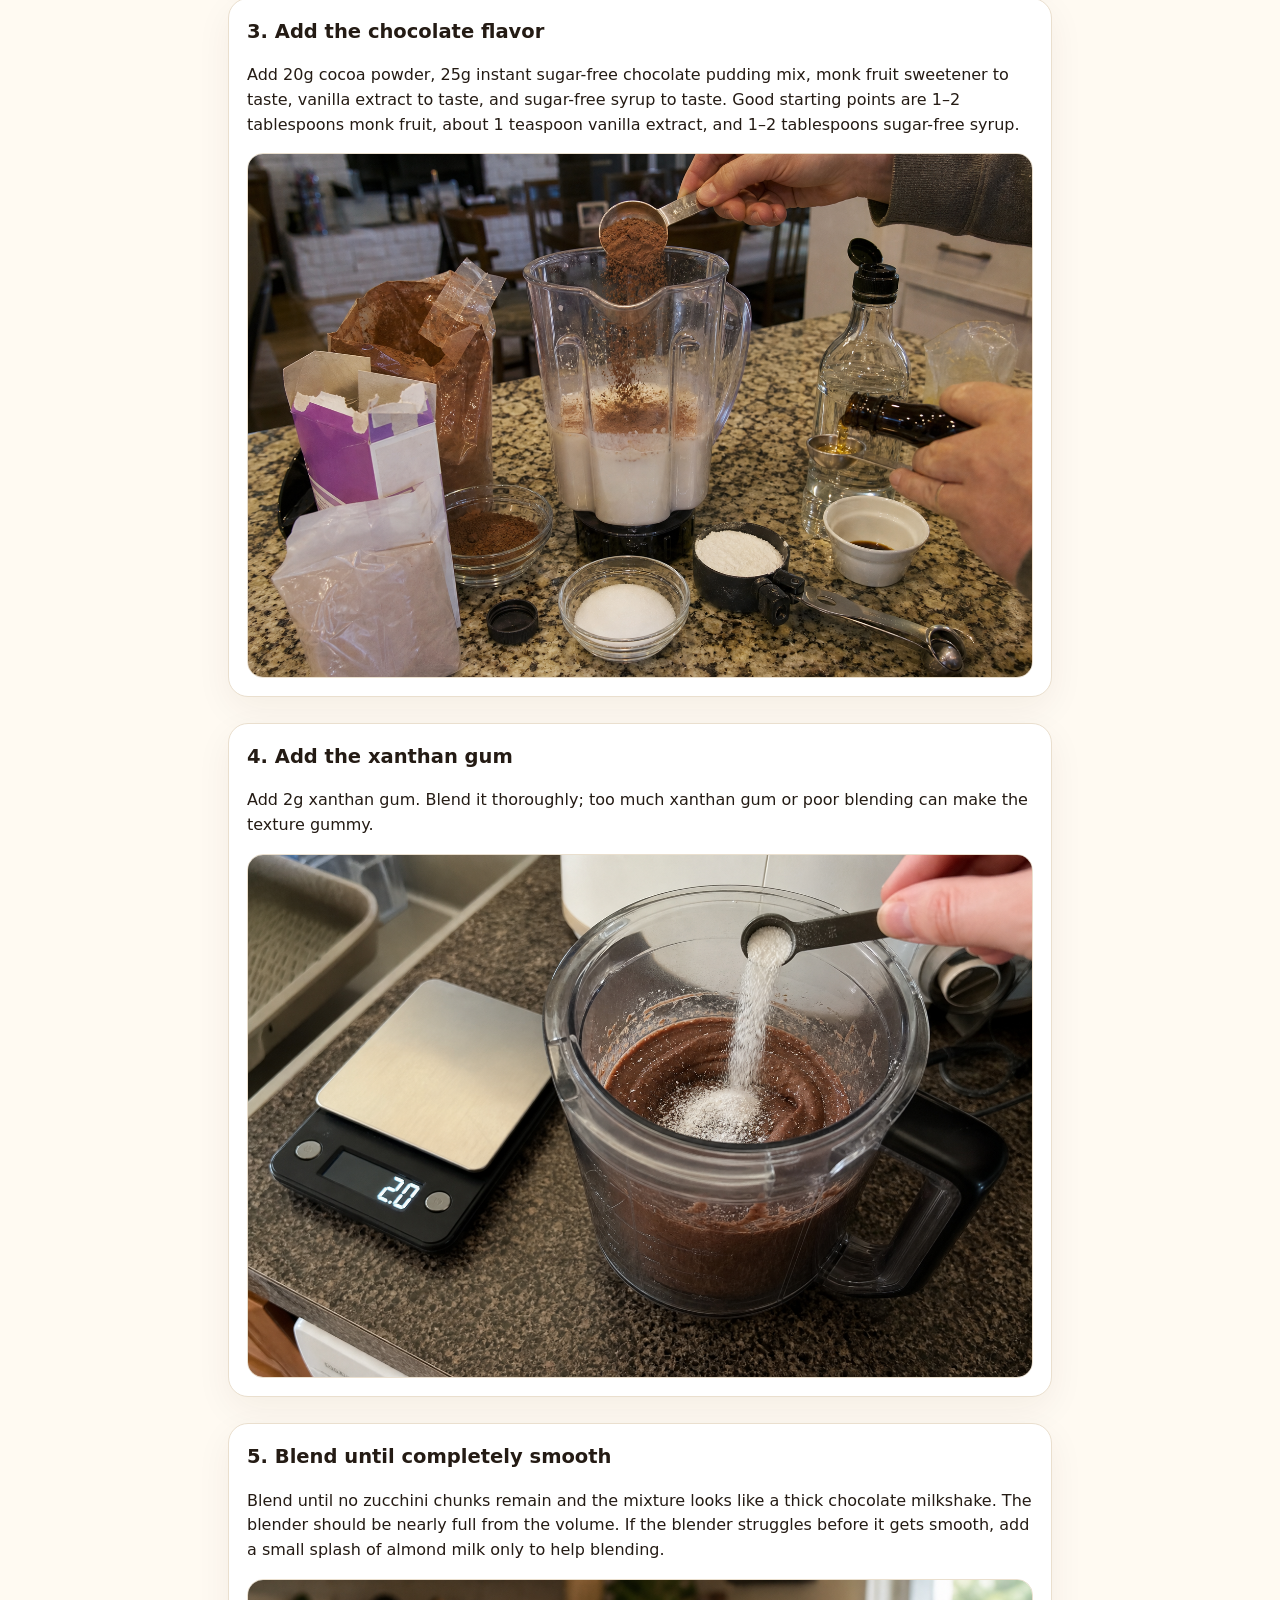
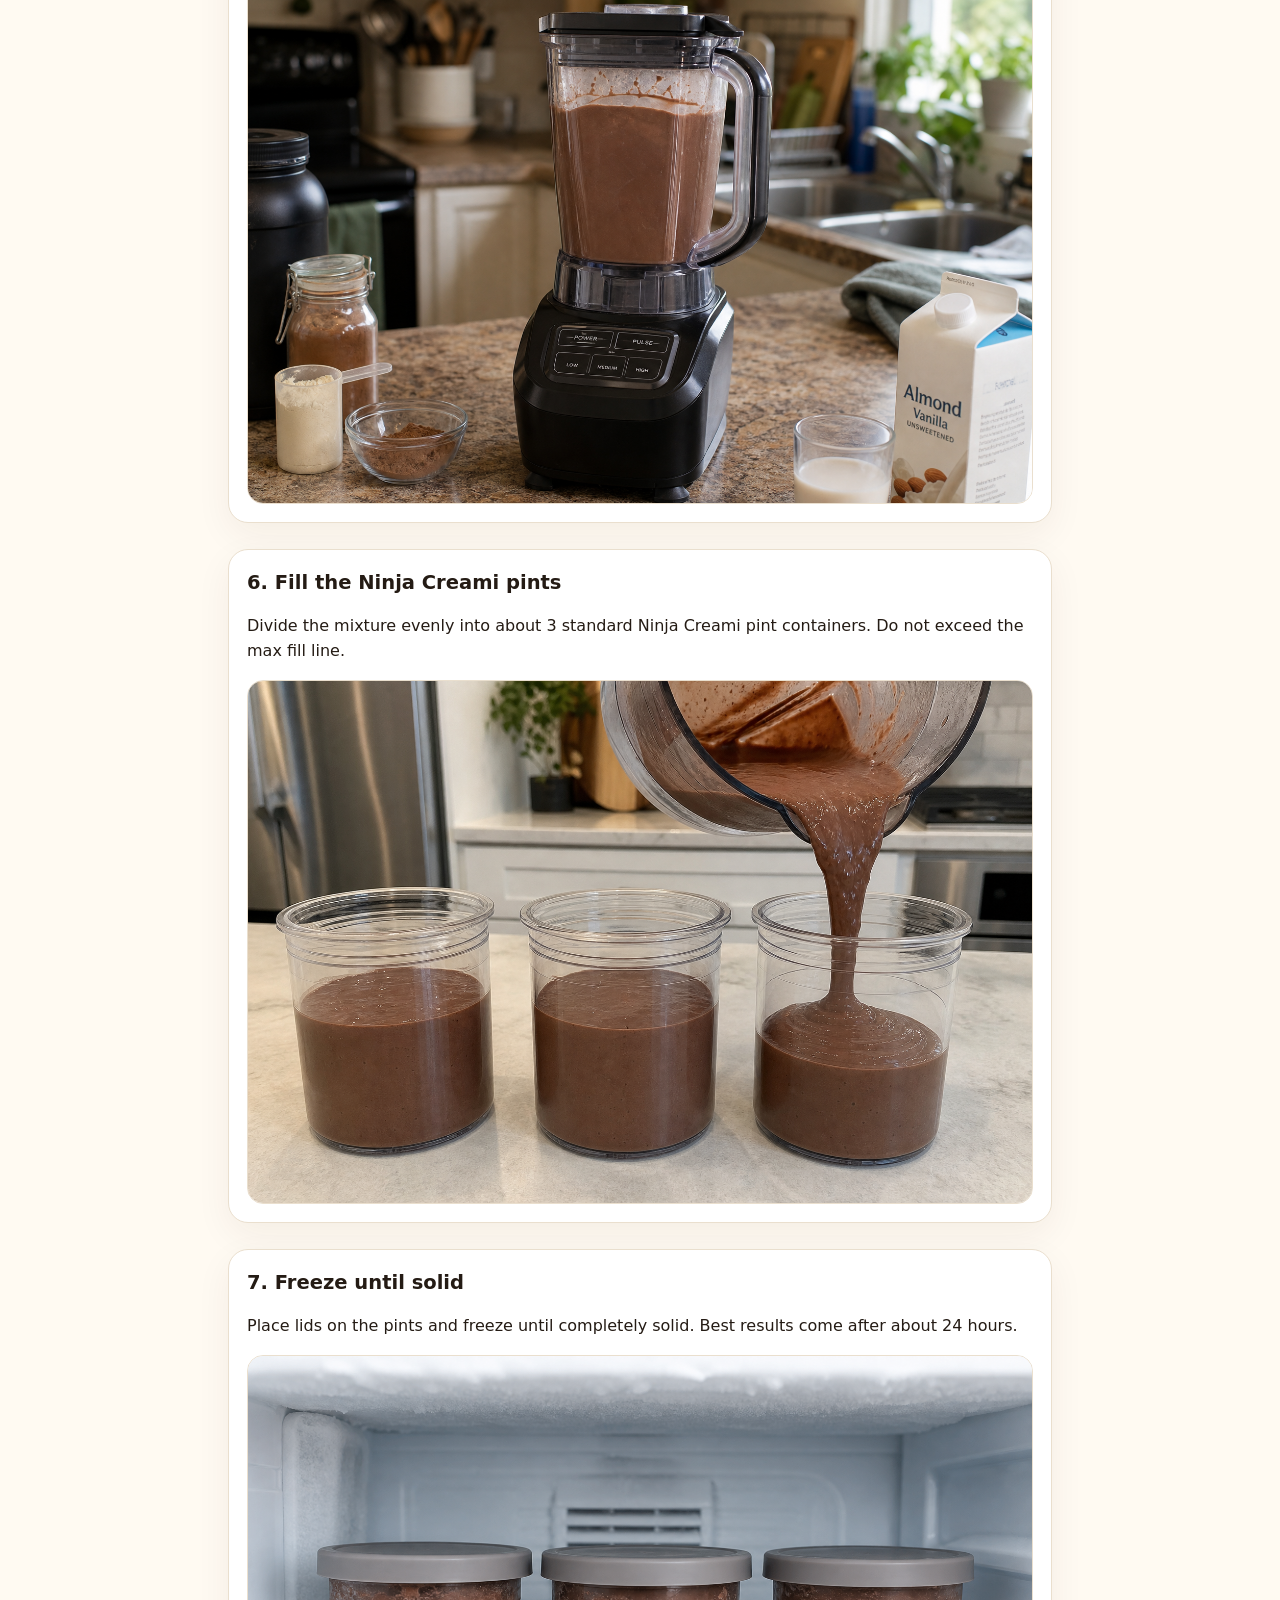
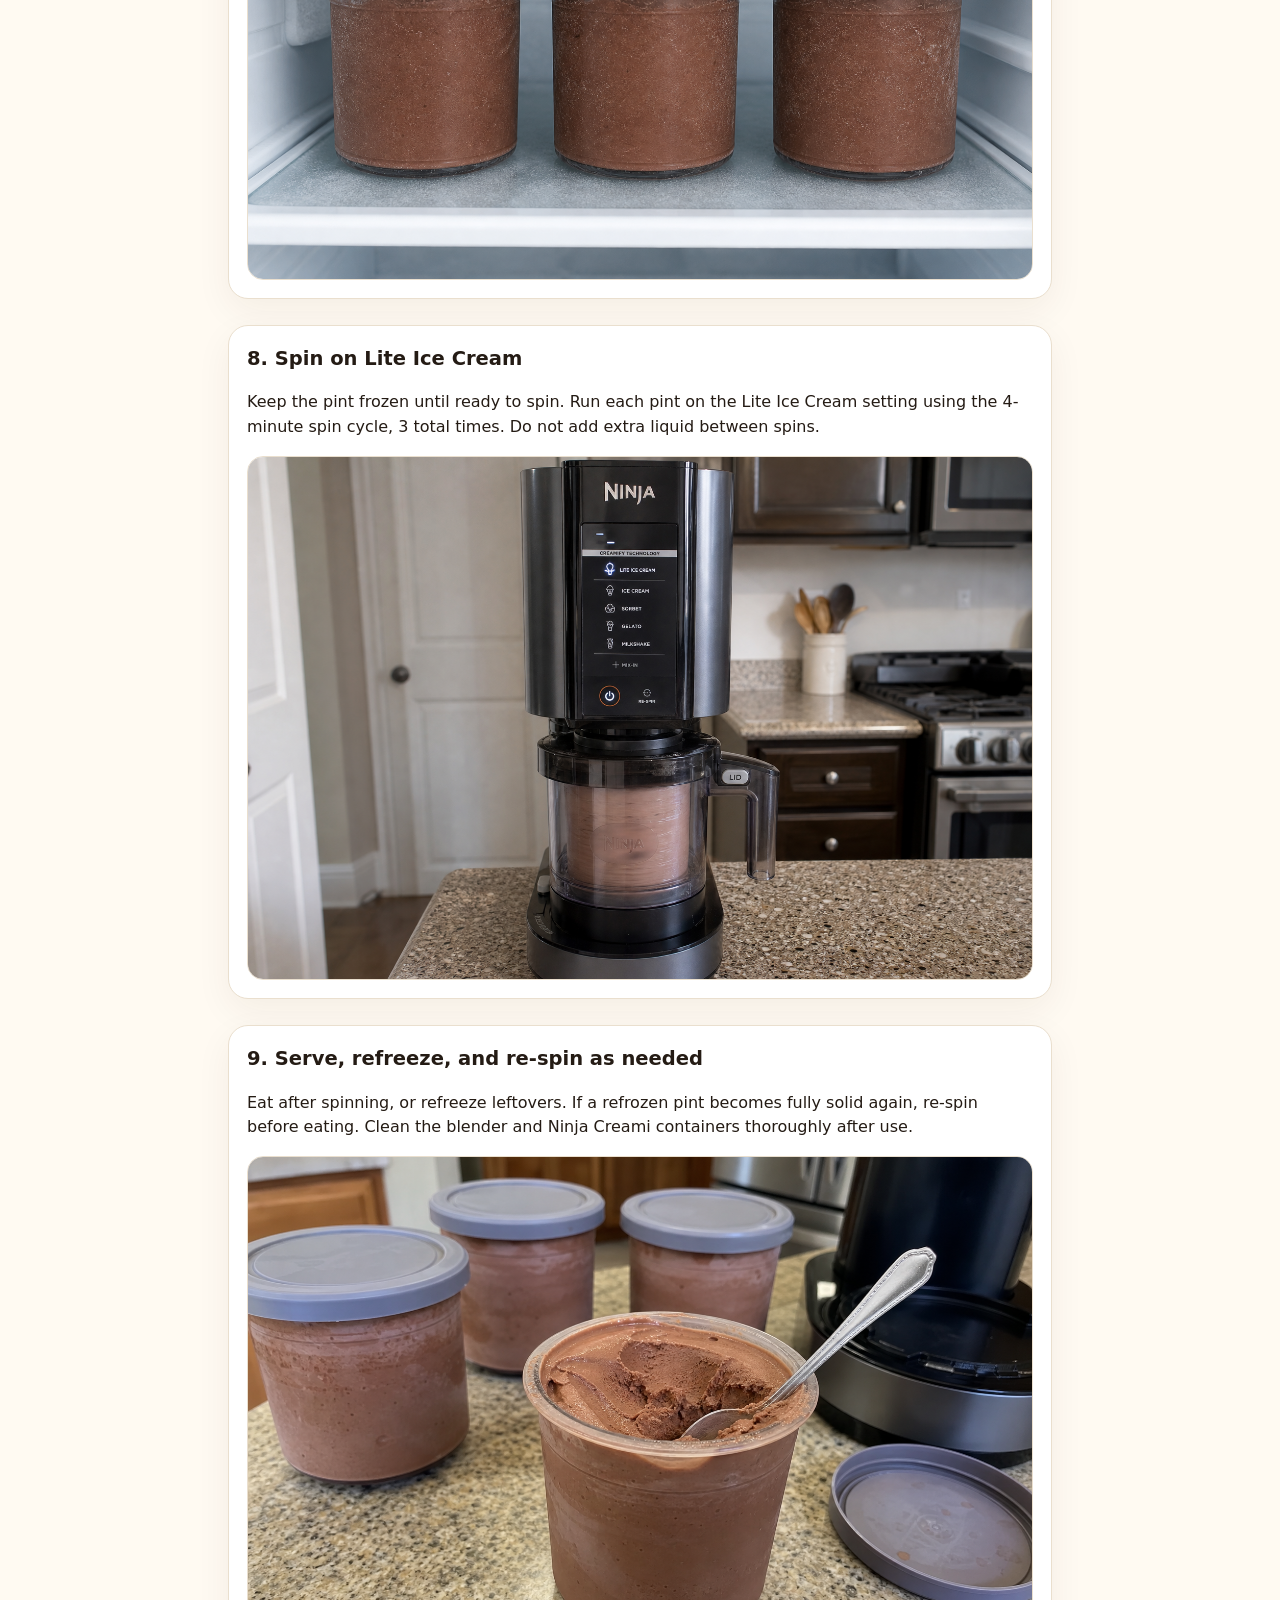
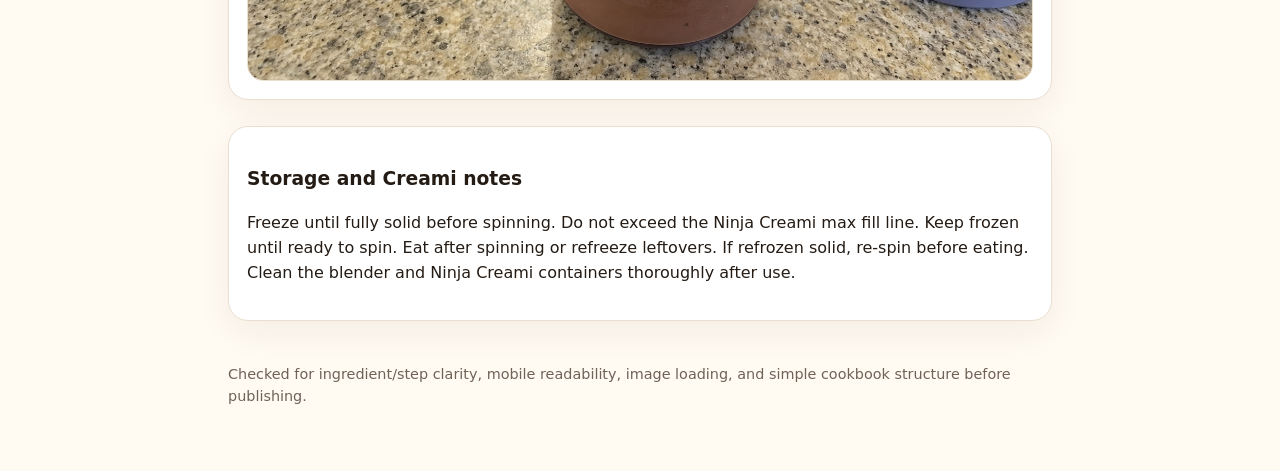
<file: recipes/massive-chocolate-protein-ninja-creami/index.html>
<!doctype html>
<html lang="en">
<head>
  <meta charset="utf-8">
  <meta name="viewport" content="width=device-width, initial-scale=1">
  <title>Massive Chocolate Protein Ninja Creami</title>
  <meta name="description" content="A high-volume chocolate protein Ninja Creami batch with zucchini, strawberries, almond milk, chocolate protein, cocoa, pudding mix, and xanthan gum.">
  <style>
    :root { --bg:#fffaf2; --ink:#241b14; --muted:#6f6257; --card:#ffffff; --line:#eadfce; --accent:#9a4d16; }
    * { box-sizing:border-box; }
    body { margin:0; font-family: ui-sans-serif, system-ui, -apple-system, BlinkMacSystemFont, "Segoe UI", sans-serif; background:var(--bg); color:var(--ink); line-height:1.55; }
    main { max-width: 860px; margin: 0 auto; padding: 28px 18px 64px; }
    header { margin-bottom: 28px; }
    .eyebrow { color:var(--accent); font-weight:800; letter-spacing:.12em; text-transform:uppercase; font-size:.78rem; }
    h1 { font-size: clamp(2.1rem, 8vw, 4.8rem); line-height:.95; margin:.15em 0 .25em; }
    .summary, .meta, .card { background:var(--card); border:1px solid var(--line); border-radius:20px; padding:18px; box-shadow:0 12px 36px rgba(64,35,10,.06); }
    .summary { font-size:1.08rem; color:var(--muted); }
    .meta { display:grid; grid-template-columns: repeat(auto-fit, minmax(140px, 1fr)); gap:12px; margin:18px 0; }
    .meta div { min-width:0; }
    .label { color:var(--muted); font-size:.78rem; font-weight:800; text-transform:uppercase; letter-spacing:.08em; }
    h2 { margin-top:34px; font-size:1.65rem; }
    ul, ol { padding-left:1.35rem; }
    li { margin:.4rem 0; }
    .step { margin:18px 0 26px; overflow:hidden; }
    .step img { width:100%; height:auto; display:block; border-radius:16px; border:1px solid var(--line); margin-top:12px; }
    .step h3 { margin:0 0 .35rem; font-size:1.22rem; }
    .note { color:var(--muted); font-size:.95rem; }
    footer { margin-top:42px; color:var(--muted); font-size:.9rem; }
    @media (max-width: 560px) { main { padding:22px 14px 52px; } .summary,.meta,.card { border-radius:16px; padding:15px; } }
  </style>
</head>
<body>
  <main>
    <header>
      <h1>Massive Chocolate Protein Ninja Creami</h1>
      <p class="summary">A massive chocolate protein Creami batch that hides raw zucchini inside a thick frozen dessert base. Built for high volume, high protein, lower fat, and dessert meal prep — with enough artificial sweetener and xanthan gum that sensitive stomachs should proceed like adults.</p>
      <section class="meta" aria-label="Recipe overview"><div><div class="label">Yield</div><div>About 3 standard pints</div></div><div><div class="label">Style</div><div>Dessert meal prep</div></div><div><div class="label">Diet</div><div>High protein, lower fat</div></div><div><div class="label">Freeze</div><div>Until solid; best ~24 hours</div></div><div><div class="label">Creami setting</div><div>Lite Ice Cream</div></div><div><div class="label">Spins</div><div>3 total, no added liquid</div></div></section>
    </header>
    <section class="card" aria-labelledby="ingredients-heading">
      <h2 id="ingredients-heading">Ingredients</h2>
      
<h3>Base</h3>
<ul>
  <li>500g raw zucchini, unpeeled, ends trimmed, weighed before blending</li>
  <li>250g frozen strawberries, tops removed</li>
  <li>2 cups unsweetened vanilla almond milk; unsweetened plain also works</li>
  <li>1 cup water</li>
</ul>
<h3>Protein</h3>
<ul>
  <li>1 scoop chocolate whey protein, about 32g</li>
  <li>1 scoop hot chocolate collagen protein, about 20g</li>
</ul>
<h3>Chocolate flavor</h3>
<ul>
  <li>20g cocoa powder</li>
  <li>25g instant sugar-free chocolate pudding mix, usually Jell-O sugar-free chocolate; partial box, not full box</li>
  <li>Monk fruit sweetener, to taste; start with 1–2 tablespoons</li>
  <li>Vanilla extract, to taste; start with about 1 teaspoon</li>
  <li>Sugar-free syrup, to taste; start with 1–2 tablespoons</li>
</ul>
<h3>Texture</h3>
<ul>
  <li>2g xanthan gum</li>
</ul>
<h3>Allergen / nutrition notes</h3>
<ul>
  <li>Contains dairy from whey protein.</li>
  <li>Contains tree nuts from almond milk.</li>
  <li>May contain dairy ingredients from the pudding mix.</li>
  <li>May contain bovine-sourced collagen depending on brand.</li>
  <li>High artificial sweetener content may bother sensitive stomachs.</li>
  <li>Xanthan gum sensitivity is possible for some people.</li>
</ul>

    </section>
    <section aria-labelledby="steps-heading">
      <h2 id="steps-heading">Steps</h2>
      <article class="card step">
  <h3>1. Add the zucchini and fruit base</h3>
  <p>Trim the ends from 500g raw unpeeled zucchini, then cut it directly into the blender. Add 250g frozen strawberries with the tops removed, 2 cups unsweetened vanilla almond milk, and 1 cup water. Unsweetened plain almond milk also works.</p>
  <img src="assets/step-1.png" alt="Step 1: Add the zucchini and fruit base">
</article>
<article class="card step">
  <h3>2. Add the protein</h3>
  <p>Add 1 scoop chocolate whey protein, about 32g, and 1 scoop hot chocolate collagen protein, about 20g.</p>
  <img src="assets/step-2.png" alt="Step 2: Add the protein">
</article>
<article class="card step">
  <h3>3. Add the chocolate flavor</h3>
  <p>Add 20g cocoa powder, 25g instant sugar-free chocolate pudding mix, monk fruit sweetener to taste, vanilla extract to taste, and sugar-free syrup to taste. Good starting points are 1–2 tablespoons monk fruit, about 1 teaspoon vanilla extract, and 1–2 tablespoons sugar-free syrup.</p>
  <img src="assets/step-3.png" alt="Step 3: Add the chocolate flavor">
</article>
<article class="card step">
  <h3>4. Add the xanthan gum</h3>
  <p>Add 2g xanthan gum. Blend it thoroughly; too much xanthan gum or poor blending can make the texture gummy.</p>
  <img src="assets/step-4.png" alt="Step 4: Add the xanthan gum">
</article>
<article class="card step">
  <h3>5. Blend until completely smooth</h3>
  <p>Blend until no zucchini chunks remain and the mixture looks like a thick chocolate milkshake. The blender should be nearly full from the volume. If the blender struggles before it gets smooth, add a small splash of almond milk only to help blending.</p>
  <img src="assets/step-5.png" alt="Step 5: Blend until completely smooth">
</article>
<article class="card step">
  <h3>6. Fill the Ninja Creami pints</h3>
  <p>Divide the mixture evenly into about 3 standard Ninja Creami pint containers. Do not exceed the max fill line.</p>
  <img src="assets/step-6.png" alt="Step 6: Fill the Ninja Creami pints">
</article>
<article class="card step">
  <h3>7. Freeze until solid</h3>
  <p>Place lids on the pints and freeze until completely solid. Best results come after about 24 hours.</p>
  <img src="assets/step-7.png" alt="Step 7: Freeze until solid">
</article>
<article class="card step">
  <h3>8. Spin on Lite Ice Cream</h3>
  <p>Keep the pint frozen until ready to spin. Run each pint on the Lite Ice Cream setting using the 4-minute spin cycle, 3 total times. Do not add extra liquid between spins.</p>
  <img src="assets/step-8.png" alt="Step 8: Spin on Lite Ice Cream">
</article>
<article class="card step">
  <h3>9. Serve, refreeze, and re-spin as needed</h3>
  <p>Eat after spinning, or refreeze leftovers. If a refrozen pint becomes fully solid again, re-spin before eating. Clean the blender and Ninja Creami containers thoroughly after use.</p>
  <img src="assets/step-9.png" alt="Step 9: Serve, refreeze, and re-spin as needed">
</article>
<section class="card">
  <h3>Storage and Creami notes</h3>
  <p>Freeze until fully solid before spinning. Do not exceed the Ninja Creami max fill line. Keep frozen until ready to spin. Eat after spinning or refreeze leftovers. If refrozen solid, re-spin before eating. Clean the blender and Ninja Creami containers thoroughly after use.</p>
</section>
    </section>
    <footer>Checked for ingredient/step clarity, mobile readability, image loading, and simple cookbook structure before publishing.</footer>
  </main>
</body>
</html>
</file>
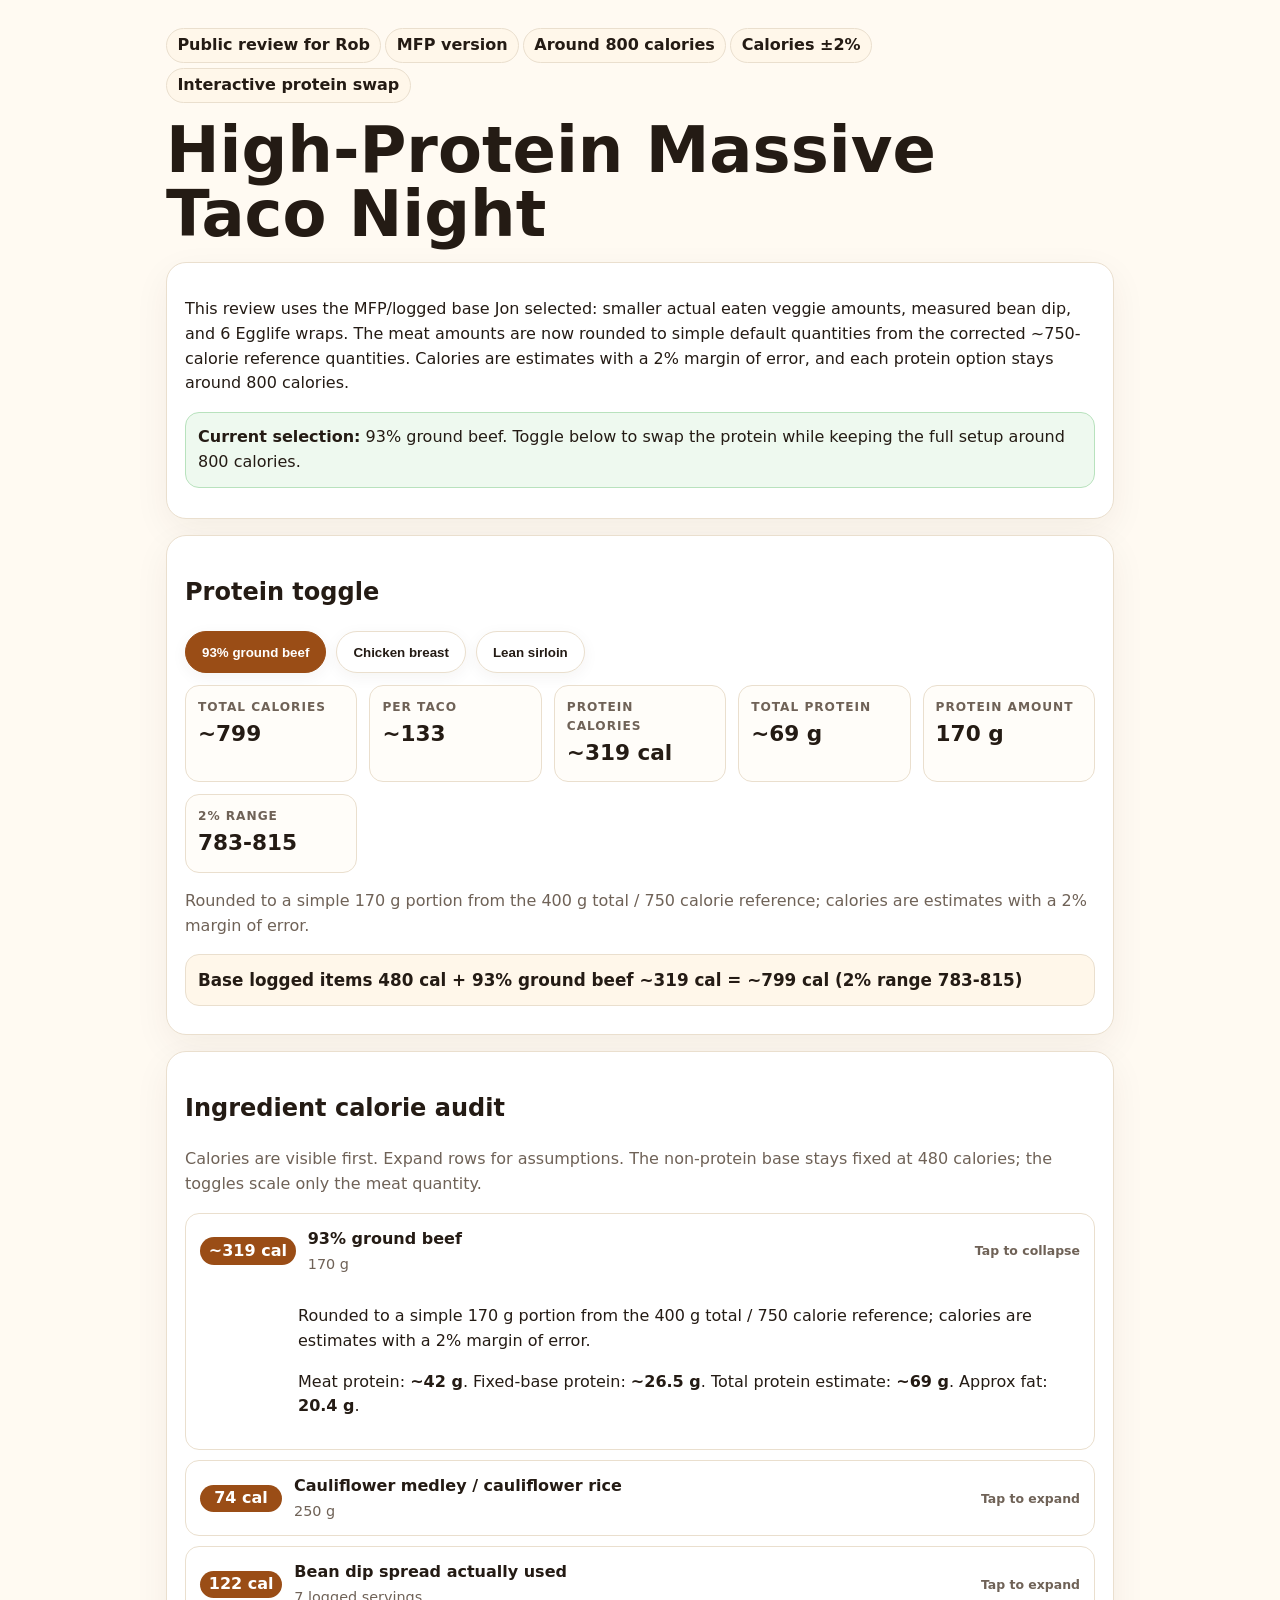
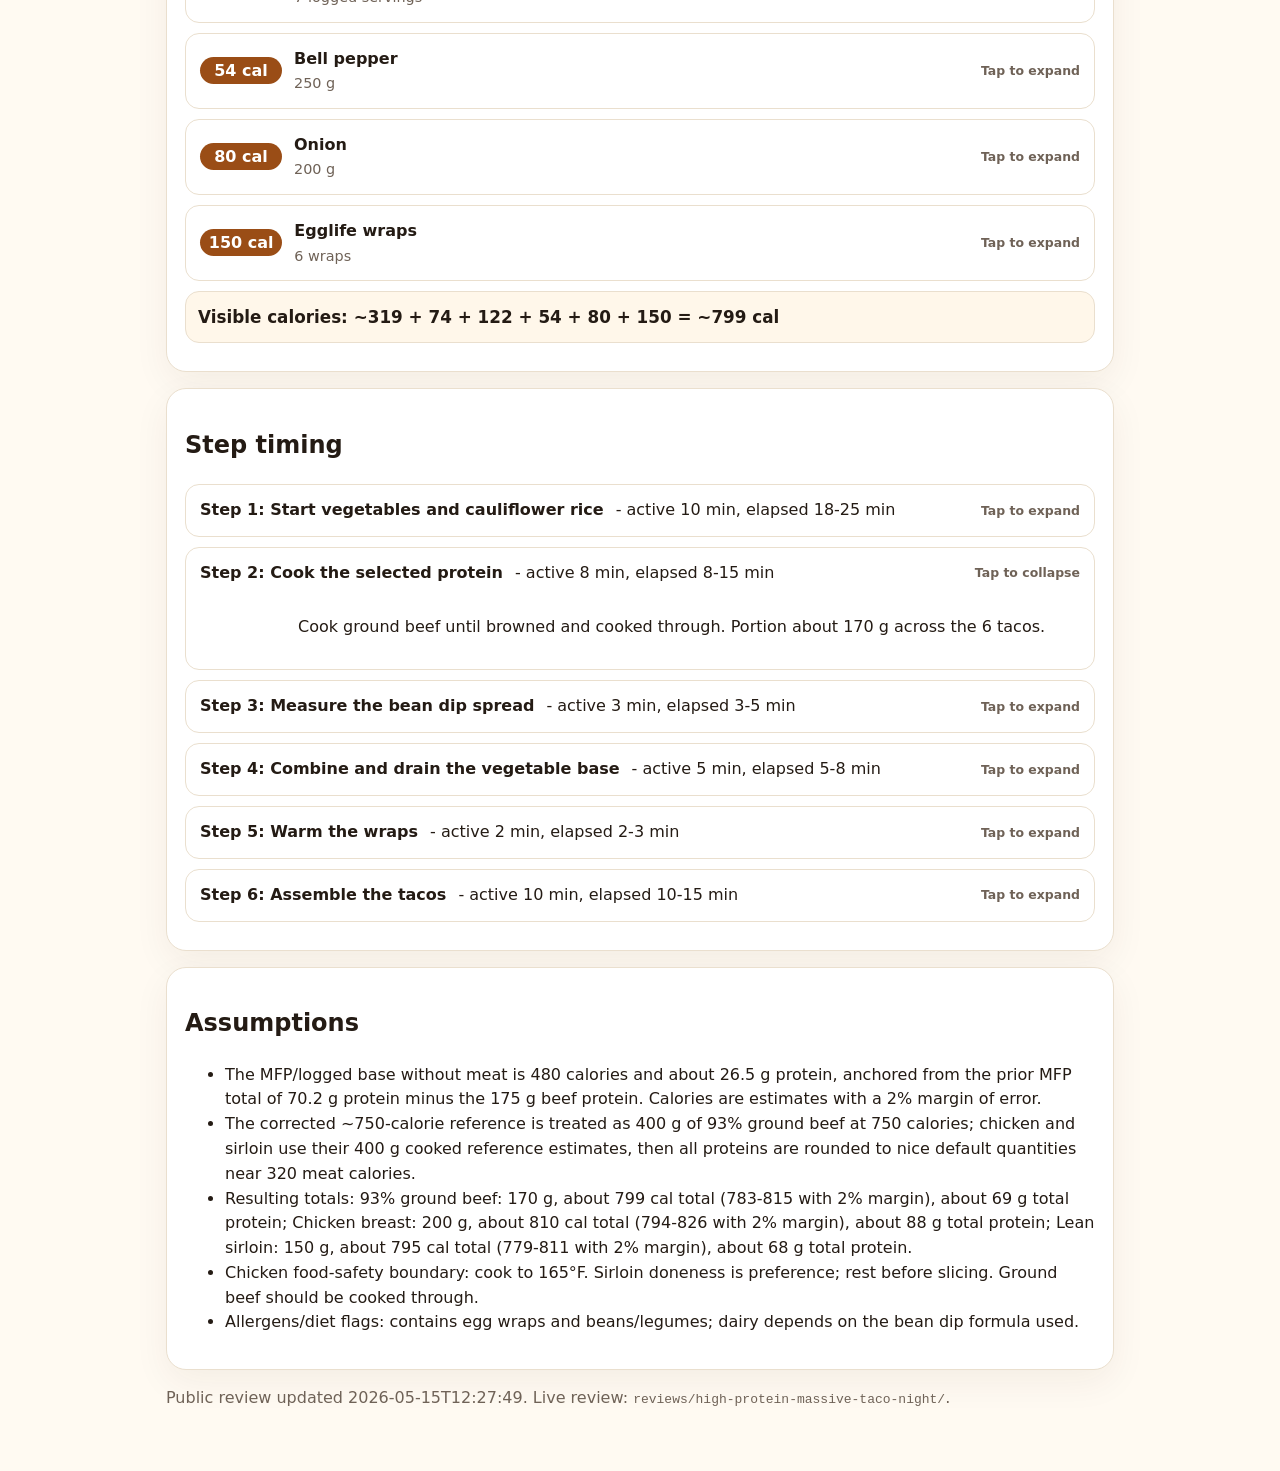
<file: reviews/high-protein-massive-taco-night/index.html>
<!doctype html>
<html lang="en"><head><meta charset="utf-8"><meta name="viewport" content="width=device-width,initial-scale=1"><title>High-Protein Massive Taco Night - MFP Review</title><style>
:root{--bg:#fffaf2;--ink:#241b14;--muted:#6f6257;--card:#fff;--line:#eadfce;--accent:#9a4d16}*{box-sizing:border-box}body{margin:0;font-family:ui-sans-serif,system-ui,-apple-system,BlinkMacSystemFont,'Segoe UI',sans-serif;background:var(--bg);color:var(--ink);line-height:1.55}main{max-width:980px;margin:auto;padding:26px 16px 60px}h1{font-size:clamp(2rem,7vw,4rem);line-height:1;margin:.2em 0}.summary,.card{background:var(--card);border:1px solid var(--line);border-radius:20px;padding:18px;box-shadow:0 12px 36px rgba(64,35,10,.06);margin:16px 0}.grid{display:grid;grid-template-columns:repeat(auto-fit,minmax(145px,1fr));gap:12px}.metric{border:1px solid var(--line);border-radius:14px;padding:12px;background:#fffdf9}.label{display:block;color:var(--muted);font-size:.76rem;text-transform:uppercase;font-weight:800;letter-spacing:.08em}.value{display:block;font-size:1.35rem;font-weight:850}.note{color:var(--muted)}.pill{display:inline-block;border:1px solid var(--line);border-radius:999px;padding:.25rem .65rem;background:#fff7ea;font-weight:800;margin:.15rem .25rem .15rem 0}.toggle-row{display:flex;flex-wrap:wrap;gap:10px;margin:12px 0}button.protein-toggle{appearance:none;border:1px solid var(--line);border-radius:999px;background:#fff;padding:.8rem 1rem;font-weight:900;color:var(--ink);cursor:pointer;box-shadow:0 4px 16px rgba(64,35,10,.05)}button.protein-toggle[aria-pressed="true"]{background:var(--accent);color:white;border-color:var(--accent)}details{background:#fff;border:1px solid var(--line);border-radius:14px;padding:0;margin:10px 0;overflow:hidden}summary{cursor:pointer;list-style:none;padding:13px 14px;display:flex;gap:12px;align-items:center}summary::-webkit-details-marker{display:none}.cal{min-width:82px;text-align:center;background:var(--accent);color:white;border-radius:999px;padding:.35rem .55rem;font-weight:900;line-height:1}.item-main{display:flex;flex-direction:column;gap:1px;min-width:0}.item-main span{color:var(--muted);font-size:.9rem}details summary::after{content:'Tap to expand';margin-left:auto;color:var(--muted);font-size:.78rem;font-weight:800;white-space:nowrap}details[open] summary::after{content:'Tap to collapse'}.details-body{padding:0 16px 14px 112px}.equation{font-size:1.05rem;font-weight:900;background:#fff7ea;border:1px solid var(--line);border-radius:14px;padding:12px;margin:10px 0}.ok{background:#eef9ef;border:1px solid #b8e2bd;border-radius:14px;padding:12px;margin:12px 0}@media(max-width:560px){main{padding:20px 12px 48px}.summary,.card{border-radius:16px;padding:14px}summary{gap:10px;align-items:flex-start}.cal{min-width:72px}details summary::after{content:'+';font-size:1.15rem}details[open] summary::after{content:'−'}.details-body{padding:0 14px 14px 14px}}
</style></head><body><main>
<p class="pill">Public review for Rob</p><p class="pill">MFP version</p><p class="pill">Around 800 calories</p><p class="pill">Calories ±2%</p><p class="pill">Interactive protein swap</p><h1>High-Protein Massive Taco Night</h1>
<section class="summary"><p>This review uses the MFP/logged base Jon selected: smaller actual eaten veggie amounts, measured bean dip, and 6 Egglife wraps. The meat amounts are now rounded to simple default quantities from the corrected ~750-calorie reference quantities. Calories are estimates with a 2% margin of error, and each protein option stays around 800 calories.</p><div class="ok"><strong>Current selection:</strong> <span id="selectedLabel">93% ground beef</span>. Toggle below to swap the protein while keeping the full setup around 800 calories.</div></section>
<section class="card"><h2>Protein toggle</h2><div class="toggle-row"><button class="protein-toggle" data-protein="beef" aria-pressed="true">93% ground beef</button><button class="protein-toggle" data-protein="chicken" aria-pressed="false">Chicken breast</button><button class="protein-toggle" data-protein="sirloin" aria-pressed="false">Lean sirloin</button></div><div class="grid"><div class="metric"><span class="label">Total calories</span><span class="value" id="totalCalories">~799</span></div><div class="metric"><span class="label">Per taco</span><span class="value" id="perTaco">~133</span></div><div class="metric"><span class="label">Protein calories</span><span class="value" id="proteinCalories">~319 cal</span></div><div class="metric"><span class="label">Total protein</span><span class="value" id="totalProtein">~69 g</span></div><div class="metric"><span class="label">Protein amount</span><span class="value" id="proteinAmount">170 g</span></div><div class="metric"><span class="label">2% range</span><span class="value" id="calorieRange">783-815</span></div></div><p class="note" id="proteinNote">Rounded to a simple 170 g portion from the 400 g total / 750 calorie reference; calories are estimates with a 2% margin of error.</p><div class="equation" id="equation">Base logged items 480 cal + 93% ground beef ~319 cal = ~799 cal (2% range 783-815)</div></section>
<section class="card"><h2>Ingredient calorie audit</h2><p class="note">Calories are visible first. Expand rows for assumptions. The non-protein base stays fixed at 480 calories; the toggles scale only the meat quantity.</p><details open><summary><span class="cal" id="proteinRowCal">~319 cal</span><span class="item-main"><strong id="proteinRowName">93% ground beef</strong><span id="proteinRowAmount">170 g</span></span></summary><div class="details-body"><p id="proteinRowNote">Rounded to a simple 170 g portion from the 400 g total / 750 calorie reference; calories are estimates with a 2% margin of error.</p><p>Meat protein: <strong id="proteinMacro">~42 g</strong>. Fixed-base protein: <strong id="baseProteinMacro">~26.5 g</strong>. Total protein estimate: <strong id="totalProteinMacro">~69 g</strong>. Approx fat: <strong id="fatMacro">20.4 g</strong>.</p></div></details>
<details><summary><span class="cal">74 cal</span><span class="item-main"><strong>Cauliflower medley / cauliflower rice</strong><span>250 g</span></span></summary><div class="details-body"><p>Logged MFP/screenshot amount.</p></div></details>
<details><summary><span class="cal">122 cal</span><span class="item-main"><strong>Bean dip spread actually used</strong><span>7 logged servings</span></span></summary><div class="details-body"><p>Use the measured portion only, not the full prep batch.</p></div></details>
<details><summary><span class="cal">54 cal</span><span class="item-main"><strong>Bell pepper</strong><span>250 g</span></span></summary><div class="details-body"><p>Actual eaten amount, not the whole prep batch.</p></div></details>
<details><summary><span class="cal">80 cal</span><span class="item-main"><strong>Onion</strong><span>200 g</span></span></summary><div class="details-body"><p>Actual eaten amount.</p></div></details>
<details><summary><span class="cal">150 cal</span><span class="item-main"><strong>Egglife wraps</strong><span>6 wraps</span></span></summary><div class="details-body"><p>Logged Egglife entry; use package label if yours differs.</p></div></details>
<div class="equation" id="rowSum">Visible calories: ~319 + 74 + 122 + 54 + 80 + 150 = ~799 cal</div></section>
<section class="card"><h2>Step timing</h2><details><summary><strong>Step 1: Start vegetables and cauliflower rice</strong> - active 10 min, elapsed 18-25 min</summary><div class="details-body"><p>Slice 250 g bell pepper and 200 g onion. Air fry at 390-400°F with garlic salt, garlic powder, and black pepper until softened and lightly charred. Microwave 250 g cauliflower medley or cauliflower rice while the peppers and onions cook.</p></div></details><details open><summary><strong>Step 2: Cook the selected protein</strong> - active 8 min, elapsed 8-15 min</summary><div class="details-body"><p id="proteinInstruction">Cook the 93% ground beef until browned and cooked through. Portion about 170 g across the 6 tacos.</p></div></details><details><summary><strong>Step 3: Measure the bean dip spread</strong> - active 3 min, elapsed 3-5 min</summary><div class="details-body"><p>Use the measured bean dip amount for the meal, logged here as 7 servings / 122 calories total. Save the rest if you made a larger batch.</p></div></details><details><summary><strong>Step 4: Combine and drain the vegetable base</strong> - active 5 min, elapsed 5-8 min</summary><div class="details-body"><p>Combine the peppers, onions, and cauliflower. Drain excess liquid, season lightly again if needed, and mix thoroughly.</p></div></details><details><summary><strong>Step 5: Warm the wraps</strong> - active 2 min, elapsed 2-3 min</summary><div class="details-body"><p>Warm the 6 Egglife wraps over the warm container lid or microwave under a damp paper towel for 15-30 seconds.</p></div></details><details><summary><strong>Step 6: Assemble the tacos</strong> - active 10 min, elapsed 10-15 min</summary><div class="details-body"><p>Spread bean dip down each wrap, add the vegetable base, add the selected protein, roll, and eat. Repeat for all 6 tacos.</p></div></details></section>
<section class="card"><h2>Assumptions</h2><ul><li>The MFP/logged base without meat is 480 calories and about 26.5 g protein, anchored from the prior MFP total of 70.2 g protein minus the 175 g beef protein. Calories are estimates with a 2% margin of error.</li><li>The corrected ~750-calorie reference is treated as 400 g of 93% ground beef at 750 calories; chicken and sirloin use their 400 g cooked reference estimates, then all proteins are rounded to nice default quantities near 320 meat calories.</li><li>Resulting totals: 93% ground beef: 170 g, about 799 cal total (783-815 with 2% margin), about 69 g total protein; Chicken breast: 200 g, about 810 cal total (794-826 with 2% margin), about 88 g total protein; Lean sirloin: 150 g, about 795 cal total (779-811 with 2% margin), about 68 g total protein.</li><li>Chicken food-safety boundary: cook to 165°F. Sirloin doneness is preference; rest before slicing. Ground beef should be cooked through.</li><li>Allergens/diet flags: contains egg wraps and beans/legumes; dairy depends on the bean dip formula used.</li></ul></section>
<footer class="note">Public review updated 2026-05-15T12:27:49. Live review: <code>reviews/high-protein-massive-taco-night/</code>.</footer>
</main><script>
const proteinOptions = {"beef": {"label": "93% ground beef", "amount": "170 g", "calories": 319, "meat_protein": 42, "total_protein": 69, "base_protein": 26.5, "fat": 20.4, "note": "Rounded to a simple 170 g portion from the 400 g total / 750 calorie reference; calories are estimates with a 2% margin of error.", "instruction": "Cook ground beef until browned and cooked through. Portion about 170 g across the 6 tacos.", "total": 799, "margin_low": 783, "margin_high": 815, "per_taco": 133.16666666666666, "base_cal": 480, "reference_amount": "400 g total", "reference_calories": 750, "cal_per_g": 1.875}, "chicken": {"label": "Chicken breast", "amount": "200 g", "calories": 330, "meat_protein": 62, "total_protein": 88, "base_protein": 26.5, "fat": 7.0, "note": "Rounded to a simple 200 g portion from the 400 g cooked / 660 calorie reference; calories are estimates with a 2% margin of error.", "instruction": "Cook chicken breast to 165\u00b0F, rest briefly, then chop or shred. Portion about 200 g across the 6 tacos.", "total": 810, "margin_low": 794, "margin_high": 826, "per_taco": 135.0, "base_cal": 480, "reference_amount": "400 g cooked", "reference_calories": 660, "cal_per_g": 1.65}, "sirloin": {"label": "Lean sirloin", "amount": "150 g", "calories": 315, "meat_protein": 42, "total_protein": 68, "base_protein": 26.5, "fat": 13.5, "note": "Rounded to a simple 150 g portion from the 400 g cooked / 840 calorie reference; calories are estimates with a 2% margin of error.", "instruction": "Cook sirloin to preference, rest 5 minutes, then slice thin. Portion about 150 g across the 6 tacos.", "total": 795, "margin_low": 779, "margin_high": 811, "per_taco": 132.5, "base_cal": 480, "reference_amount": "400 g cooked", "reference_calories": 840, "cal_per_g": 2.1}};
function setProtein(key) { const p = proteinOptions[key]; document.querySelectorAll('.protein-toggle').forEach(btn => btn.setAttribute('aria-pressed', btn.dataset.protein === key ? 'true' : 'false')); document.getElementById('selectedLabel').textContent = p.label; document.getElementById('totalCalories').textContent = '~' + Math.round(p.total); document.getElementById('perTaco').textContent = '~' + Math.round(p.per_taco); document.getElementById('proteinCalories').textContent = '~' + p.calories + ' cal'; document.getElementById('totalProtein').textContent = '~' + p.total_protein + ' g'; document.getElementById('proteinAmount').textContent = p.amount; document.getElementById('proteinNote').textContent = p.note; document.getElementById('calorieRange').textContent = p.margin_low + '-' + p.margin_high; document.getElementById('equation').textContent = `Base logged items ${p.base_cal} cal + ${p.label} ~${p.calories} cal = ~${p.total} cal (2% range ${p.margin_low}-${p.margin_high})`; document.getElementById('proteinRowCal').textContent = '~' + p.calories + ' cal'; document.getElementById('proteinRowName').textContent = p.label; document.getElementById('proteinRowAmount').textContent = p.amount; document.getElementById('proteinRowNote').textContent = p.note; document.getElementById('proteinMacro').textContent = '~' + p.meat_protein + ' g'; document.getElementById('baseProteinMacro').textContent = '~' + p.base_protein + ' g'; document.getElementById('totalProteinMacro').textContent = '~' + p.total_protein + ' g'; document.getElementById('fatMacro').textContent = p.fat + ' g'; document.getElementById('proteinInstruction').textContent = p.instruction; document.getElementById('rowSum').textContent = `Visible calories: ~${p.calories} + 74 + 122 + 54 + 80 + 150 = ~${p.total} cal`; }
document.querySelectorAll('.protein-toggle').forEach(btn => btn.addEventListener('click', () => setProtein(btn.dataset.protein))); setProtein('beef');
</script></body></html>
</file>
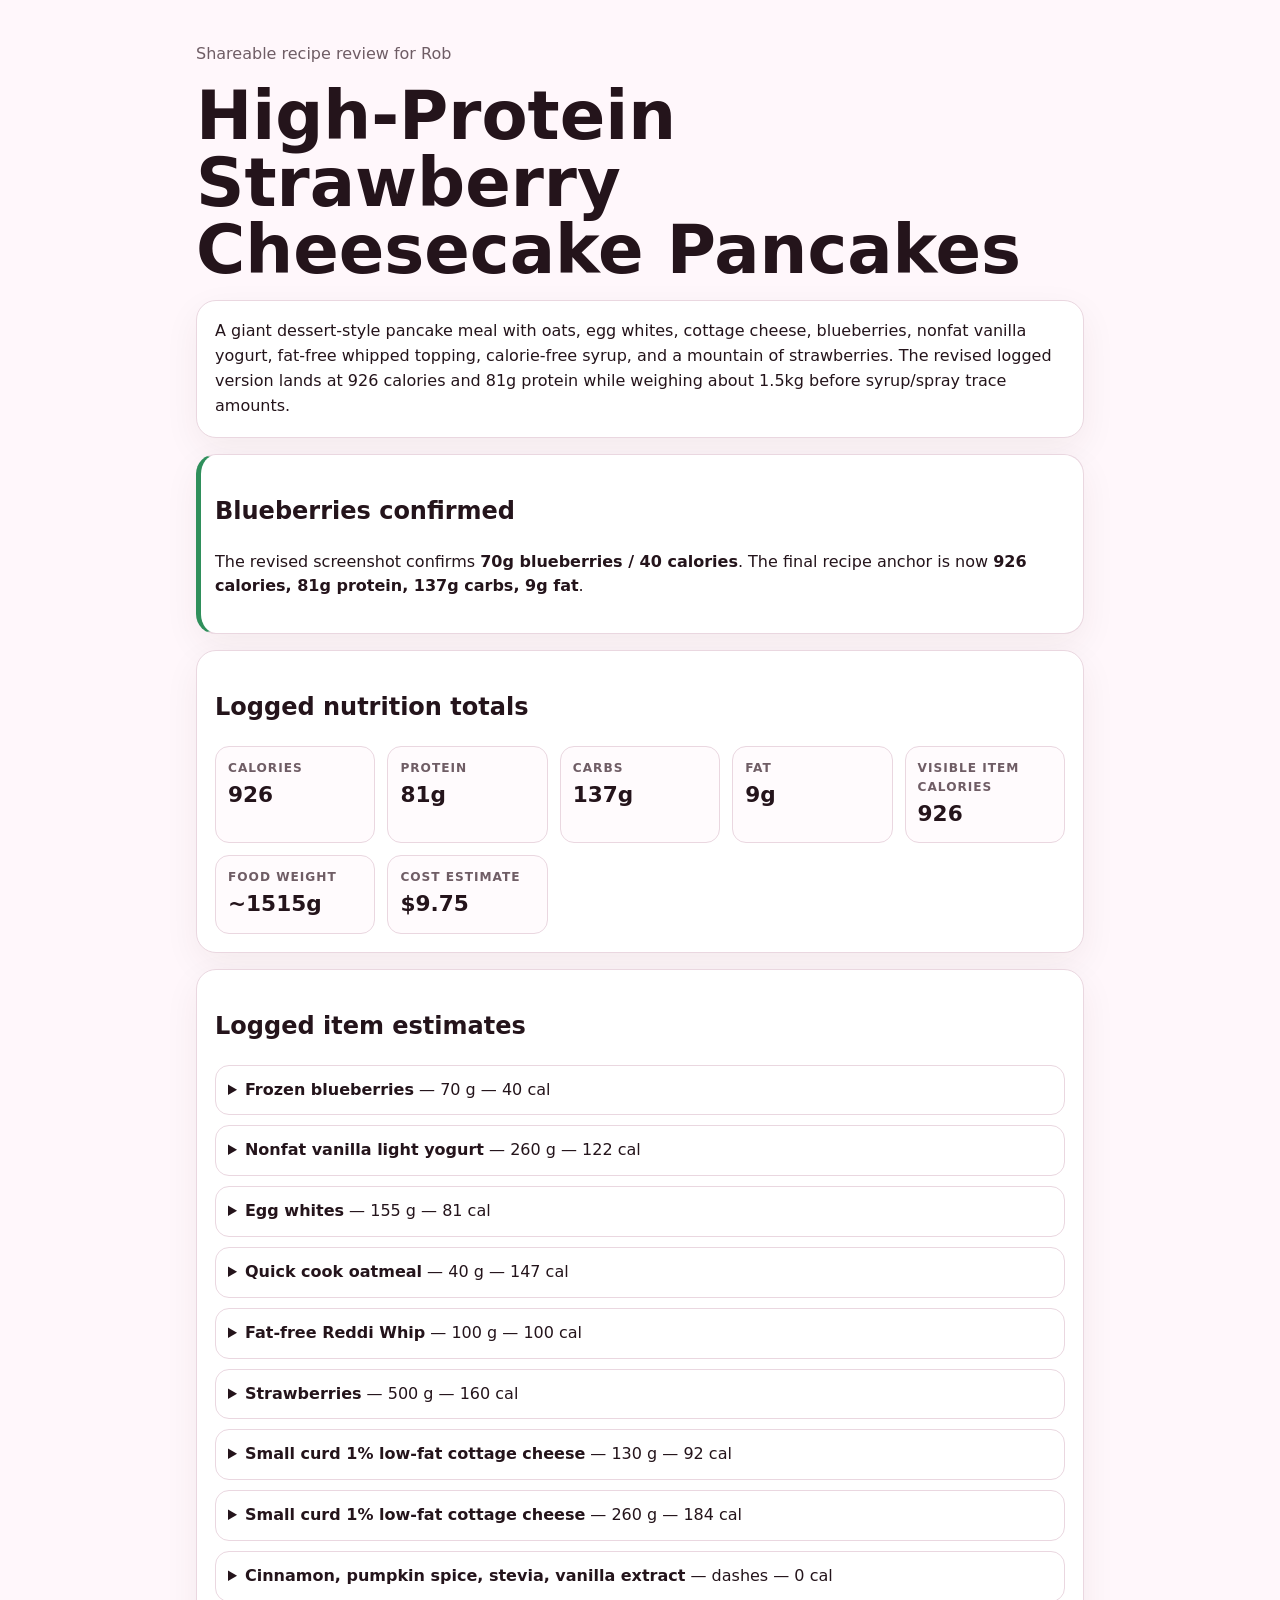
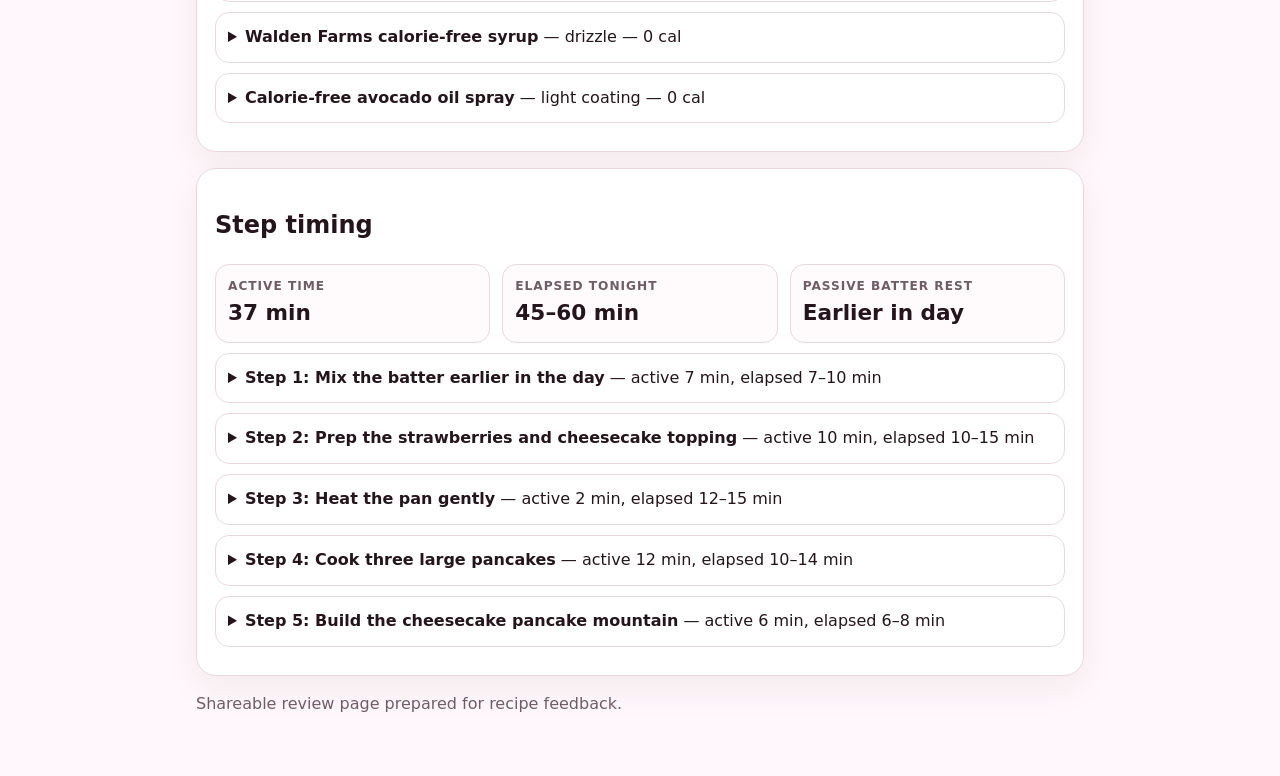
<file: reviews/high-protein-strawberry-cheesecake-pancakes/index.html>
<!doctype html><html lang="en"><head><meta charset="utf-8"><meta name="viewport" content="width=device-width,initial-scale=1"><title>High-Protein Strawberry Cheesecake Pancakes — Review</title><style>:root{--bg:#fff7fb;--ink:#24141b;--muted:#6f5d65;--card:#fff;--line:#ead7e0;--accent:#b1245a}*{box-sizing:border-box}body{margin:0;font-family:ui-sans-serif,system-ui,-apple-system,BlinkMacSystemFont,'Segoe UI',sans-serif;background:var(--bg);color:var(--ink);line-height:1.55}main{max-width:920px;margin:auto;padding:26px 16px 60px}h1{font-size:clamp(2rem,7vw,4.2rem);line-height:1;margin:.2em 0}.summary,.card,.totals{background:var(--card);border:1px solid var(--line);border-radius:20px;padding:18px;box-shadow:0 12px 36px rgba(64,35,10,.06);margin:16px 0}.grid{display:grid;grid-template-columns:repeat(auto-fit,minmax(145px,1fr));gap:12px}.metric{border:1px solid var(--line);border-radius:14px;padding:12px;background:#fffbfd}.label{display:block;color:var(--muted);font-size:.76rem;text-transform:uppercase;font-weight:800;letter-spacing:.08em}.value{display:block;font-size:1.35rem;font-weight:850}details{background:#fff;border:1px solid var(--line);border-radius:14px;padding:12px;margin:10px 0}summary{cursor:pointer}.note{color:var(--muted)}.good{border-left:5px solid #2f8f5b;padding-left:14px}@media(max-width:560px){main{padding:20px 12px 48px}.summary,.card,.totals{border-radius:16px;padding:14px}}</style></head><body><main><header><p class="note">Shareable recipe review for Rob</p><h1>High-Protein Strawberry Cheesecake Pancakes</h1><p class="summary">A giant dessert-style pancake meal with oats, egg whites, cottage cheese, blueberries, nonfat vanilla yogurt, fat-free whipped topping, calorie-free syrup, and a mountain of strawberries. The revised logged version lands at 926 calories and 81g protein while weighing about 1.5kg before syrup/spray trace amounts.</p></header><section class="card good"><h2>Blueberries confirmed</h2><p>The revised screenshot confirms <strong>70g blueberries / 40 calories</strong>. The final recipe anchor is now <strong>926 calories, 81g protein, 137g carbs, 9g fat</strong>.</p></section><section class="totals"><h2>Logged nutrition totals</h2><div class="grid"><div class="metric"><span class="label">Calories</span><span class="value">926</span></div><div class="metric"><span class="label">Protein</span><span class="value">81g</span></div><div class="metric"><span class="label">Carbs</span><span class="value">137g</span></div><div class="metric"><span class="label">Fat</span><span class="value">9g</span></div><div class="metric"><span class="label">Visible item calories</span><span class="value">926</span></div><div class="metric"><span class="label">Food weight</span><span class="value">~1515g</span></div><div class="metric"><span class="label">Cost estimate</span><span class="value">$9.75</span></div></div></section><section class="card"><h2>Logged item estimates</h2><details><summary><strong>Frozen blueberries</strong> — 70 g — 40 cal</summary><ul><li>Brand/source: Raw g / Blueberries</li><li>Role: pancake batter</li><li>Weight counted: 70g</li><li>Estimated cost: $0.45</li></ul></details>
<details><summary><strong>Nonfat vanilla light yogurt</strong> — 260 g — 122 cal</summary><ul><li>Brand/source: Friendly Farms</li><li>Role: cheesecake topping</li><li>Weight counted: 260g</li><li>Estimated cost: $0.75</li></ul></details>
<details><summary><strong>Egg whites</strong> — 155 g — 81 cal</summary><ul><li>Brand/source: Egg White 100g entry</li><li>Role: pancake batter</li><li>Weight counted: 155g</li><li>Estimated cost: $0.85</li></ul></details>
<details><summary><strong>Quick cook oatmeal</strong> — 40 g — 147 cal</summary><ul><li>Brand/source: Quaker</li><li>Role: pancake batter</li><li>Weight counted: 40g</li><li>Estimated cost: $0.20</li></ul></details>
<details><summary><strong>Fat-free Reddi Whip</strong> — 100 g — 100 cal</summary><ul><li>Brand/source: Reddi Whip</li><li>Role: topping</li><li>Weight counted: 100g</li><li>Estimated cost: $1.80</li></ul></details>
<details><summary><strong>Strawberries</strong> — 500 g — 160 cal</summary><ul><li>Brand/source: Produce</li><li>Role: topping</li><li>Weight counted: 500g</li><li>Estimated cost: $3.50</li></ul></details>
<details><summary><strong>Small curd 1% low-fat cottage cheese</strong> — 130 g — 92 cal</summary><ul><li>Brand/source: Great Value</li><li>Role: pancake batter</li><li>Weight counted: 130g</li><li>Estimated cost: $0.55</li></ul></details>
<details><summary><strong>Small curd 1% low-fat cottage cheese</strong> — 260 g — 184 cal</summary><ul><li>Brand/source: Great Value</li><li>Role: cheesecake topping</li><li>Weight counted: 260g</li><li>Estimated cost: $1.10</li></ul></details>
<details><summary><strong>Cinnamon, pumpkin spice, stevia, vanilla extract</strong> — dashes — 0 cal</summary><ul><li>Brand/source: pantry</li><li>Role: flavoring</li><li>Weight counted: 0g</li><li>Estimated cost: $0.10</li></ul></details>
<details><summary><strong>Walden Farms calorie-free syrup</strong> — drizzle — 0 cal</summary><ul><li>Brand/source: Walden Farms</li><li>Role: topping</li><li>Weight counted: 0g</li><li>Estimated cost: $0.35</li></ul></details>
<details><summary><strong>Calorie-free avocado oil spray</strong> — light coating — 0 cal</summary><ul><li>Brand/source: any</li><li>Role: pan prep</li><li>Weight counted: 0g</li><li>Estimated cost: $0.10</li></ul></details></section><section class="card"><h2>Step timing</h2><div class="grid"><div class="metric"><span class="label">Active time</span><span class="value">37 min</span></div><div class="metric"><span class="label">Elapsed tonight</span><span class="value">45–60 min</span></div><div class="metric"><span class="label">Passive batter rest</span><span class="value">Earlier in day</span></div></div><details><summary><strong>Step 1: Mix the batter earlier in the day</strong> — active 7 min, elapsed 7–10 min</summary><p>Combine oats, cinnamon, pumpkin spice, stevia, vanilla extract, 70g frozen blueberries, 130g cottage cheese, and 155g egg whites. Blend or mix until mostly smooth. Refrigerate until night so the oats soften, the batter thickens, and the flavors settle.</p></details>
<details><summary><strong>Step 2: Prep the strawberries and cheesecake topping</strong> — active 10 min, elapsed 10–15 min</summary><p>Wash, stem, and chop 500g strawberries into small pieces. Mix 260g low-fat cottage cheese with 260g nonfat vanilla light yogurt to make the cold cheesecake-style topping.</p></details>
<details><summary><strong>Step 3: Heat the pan gently</strong> — active 2 min, elapsed 12–15 min</summary><p>Lightly coat a large nonstick pan or griddle with calorie-free avocado oil spray. Heat on low-medium, around 5 out of 20, until fully preheated. The low heat keeps the thick cottage-cheese-and-egg-white batter from burning or turning rubbery.</p></details>
<details><summary><strong>Step 4: Cook three large pancakes</strong> — active 12 min, elapsed 10–14 min</summary><p>Pour the batter into 3 large pancakes. Cook about 5 minutes on the first side, flip carefully, and cook about 5 minutes on the second side, until lightly golden and fully set in the center.</p></details>
<details><summary><strong>Step 5: Build the cheesecake pancake mountain</strong> — active 6 min, elapsed 6–8 min</summary><p>Move the pancakes to a plate. Spread the cottage-cheese/yogurt topping over the stack, add 100g fat-free Reddi Whip, drizzle with Walden Farms calorie-free syrup, and pile the chopped strawberries over the top.</p></details></section><footer class="note">Shareable review page prepared for recipe feedback.</footer></main></body></html>
</file>
